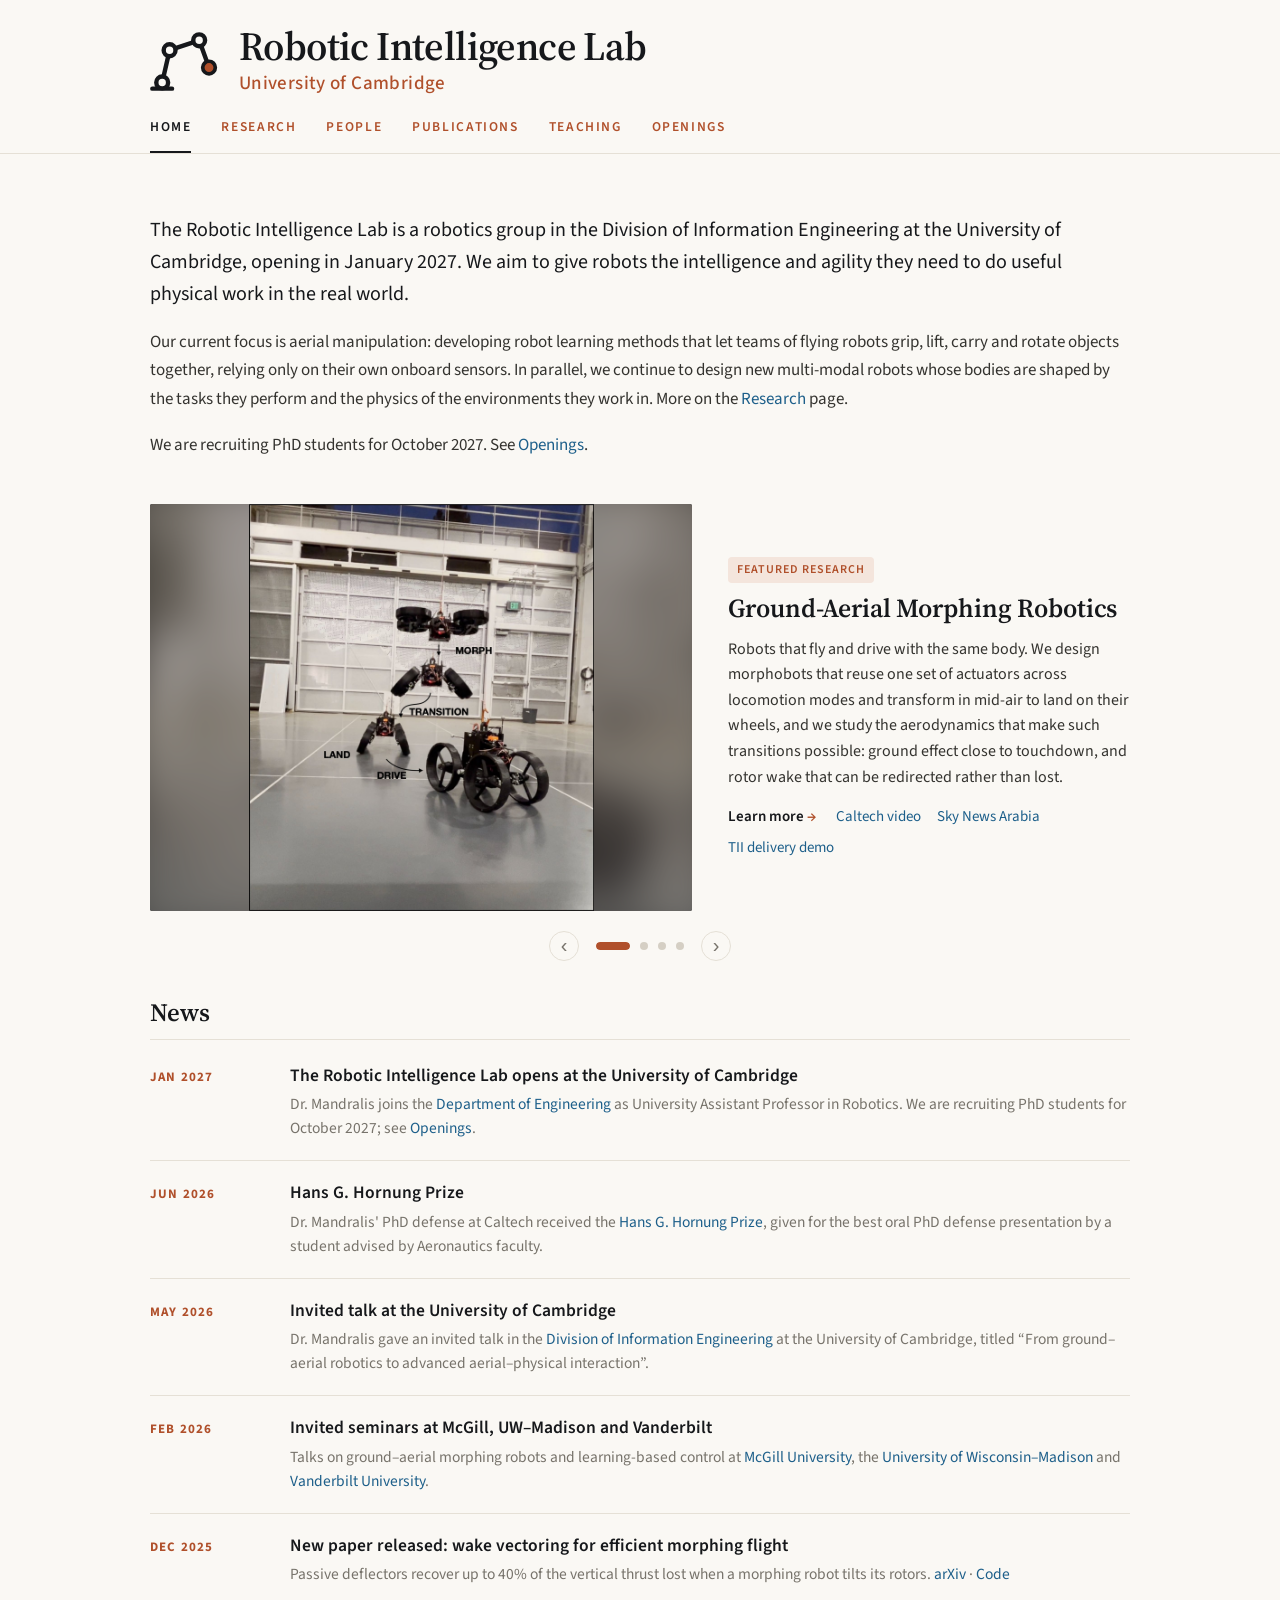
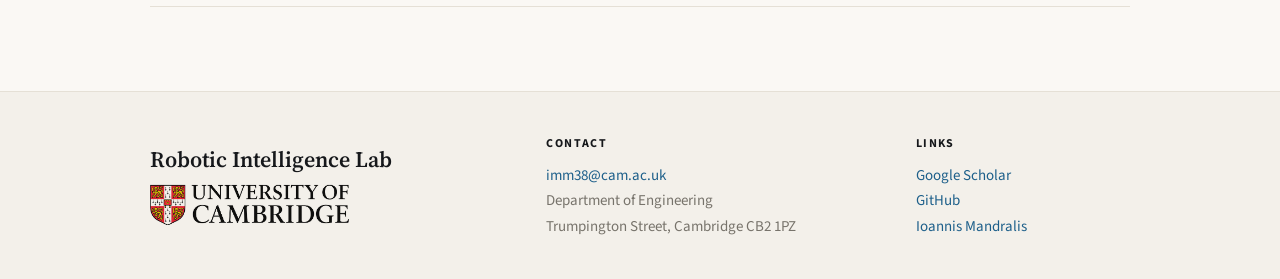
<file: index.html>
<!doctype html>
<html lang="en">
<head>
  <meta charset="utf-8">
  <meta name="viewport" content="width=device-width, initial-scale=1">
  <link rel="icon" href="favicon.ico" sizes="any">
  <link rel="icon" href="favicon.svg" type="image/svg+xml">
  <link rel="apple-touch-icon" href="apple-touch-icon.png">
  <title>Robotic Intelligence Lab &middot; University of Cambridge</title>
  <meta name="description" content="The Robotic Intelligence Lab is a robotics group in the Department of Engineering at the University of Cambridge, working on robot learning, morphing robots and aerial manipulation.">
  <link rel="preconnect" href="https://fonts.googleapis.com">
  <link rel="preconnect" href="https://fonts.gstatic.com" crossorigin>
  <link rel="stylesheet" href="https://fonts.googleapis.com/css2?family=Source+Sans+3:ital,wght@0,400;0,500;0,600;1,400&family=Source+Serif+4:opsz,wght@8..60,600&display=swap">
  <link rel="stylesheet" href="lab.css">
  <script src="logos/logo.js" defer></script>
</head>
<body>
<div class="frame">
  <header class="site-header">
    <div class="brand-row inner">
      <a class="brand" href="index.html">
        <img class="brand-mark" src="logos/lift.svg" alt="" aria-hidden="true">
        <span class="brand-text"><span class="brand-name">Robotic Intelligence Lab</span><span class="brand-sub">University of Cambridge</span></span>
      </a>
    </div>
    <div class="navbar">
      <nav class="nav inner" aria-label="Main">
        <a href="index.html" aria-current="page">Home</a>
        <a href="research.html">Research</a>
        <a href="people.html">People</a>
        <a href="publications.html">Publications</a>
        <a href="teaching.html">Teaching</a>
        <a href="openings.html">Openings</a>
      </nav>
    </div>
  </header>
  <main class="inner">


      <p class="lede">The Robotic Intelligence Lab is a robotics group in the Division of Information Engineering at the University of Cambridge, opening in January 2027. We aim to give robots the intelligence and agility they need to do useful physical work in the real world.</p>

      <p>Our current focus is aerial manipulation: developing robot learning methods that let teams of flying robots grip, lift, carry and rotate objects together, relying only on their own onboard sensors. In parallel, we continue to design new multi-modal robots whose bodies are shaped by the tasks they perform and the physics of the environments they work in. More on the <a href="research.html">Research</a> page.</p>
      <p>We are recruiting PhD students for October 2027. See <a href="openings.html">Openings</a>.</p>

      <div class="featured" id="featured" aria-roledescription="carousel" aria-label="Featured research">
        <div class="fx-viewport" tabindex="0">
          <article class="fx-slide is-active" id="fx-ground-aerial-robotics" aria-roledescription="slide" aria-label="1 of 4">
            <a class="fx-media" href="research-ground-aerial-robotics.html" tabindex="-1" aria-hidden="true" style="--fx-bg: url('images/featured/1a-i.jpg')">
              <img src="images/featured/1a-i.jpg" alt="" decoding="async">
            </a>
            <div class="fx-text">
              <p class="fx-meta"><span class="fx-tag">Featured research</span></p>
              <h2 class="fx-title"><a href="research-ground-aerial-robotics.html">Ground-Aerial Morphing Robotics</a></h2>
              <p class="fx-summary">Robots that fly and drive with the same body. We design morphobots that reuse one set of actuators across locomotion modes and transform in mid-air to land on their wheels, and we study the aerodynamics that make such transitions possible: ground effect close to touchdown, and rotor wake that can be redirected rather than lost.</p>
              <p class="fx-links">
              <a class="fx-learn" href="research-ground-aerial-robotics.html">Learn more <span aria-hidden="true">&rarr;</span></a>
              <a class="fx-extra" href="https://www.youtube.com/watch?v=5w7pl7xQGKM" target="_blank" rel="noopener">Caltech video</a>
              <a class="fx-extra" href="videos/IROS-demo-skyarabia-coverage.mp4" target="_blank" rel="noopener">Sky News Arabia</a>
              <a class="fx-extra" href="videos/TII-demo-video.mp4" target="_blank" rel="noopener">TII delivery demo</a>
              </p>
            </div>
          </article>
          <article class="fx-slide" id="fx-learning-based-control" aria-roledescription="slide" aria-label="2 of 4" aria-hidden="true">
            <a class="fx-media fx-blend" href="research-learning-based-control.html" tabindex="-1" aria-hidden="true" style="--fx-bg: url('images/featured/2a-i.jpg')">
              <img src="images/featured/2a-i.jpg" alt="" loading="lazy" decoding="async">
            </a>
            <div class="fx-text">
              <p class="fx-meta"><span class="fx-tag">Featured research</span></p>
              <h2 class="fx-title"><a href="research-learning-based-control.html">Learning-Based Control</a></h2>
              <p class="fx-summary">We combine machine learning with physics-based control so robots can move with agility and adapt to new conditions, while their behaviour stays interpretable.</p>
              <p class="fx-links">
              <a class="fx-learn" href="research-learning-based-control.html">Learn more <span aria-hidden="true">&rarr;</span></a>
              <a class="fx-extra" href="https://www.caltech.edu/about/news/scientists-teach-ai-to-navigate-ocean-with-minimal-energy" target="_blank" rel="noopener">Caltech News</a>
              </p>
            </div>
          </article>
          <article class="fx-slide" id="fx-fluid-body-interaction" aria-roledescription="slide" aria-label="3 of 4" aria-hidden="true">
            <a class="fx-media fx-blend" href="research-fluid-body-interaction.html" tabindex="-1" aria-hidden="true" style="--fx-bg: url('images/featured/2d-i.jpg')">
              <img src="images/featured/2d-i.jpg" alt="" loading="lazy" decoding="async">
            </a>
            <div class="fx-text">
              <p class="fx-meta"><span class="fx-tag">Featured research</span></p>
              <h2 class="fx-title"><a href="research-fluid-body-interaction.html">Fluid-Body Interaction and Flow Control</a></h2>
              <p class="fx-summary">Bodies and flows shape each other. We study how a deforming body sheds vorticity in order to move, and how a flow field can be prescribed in the first place: reinforcement learning finds the escape kinematics of larval fish under an energy budget, and a data-driven model turns a wall of fans into wind on demand.</p>
              <p class="fx-links">
              <a class="fx-learn" href="research-fluid-body-interaction.html">Learn more <span aria-hidden="true">&rarr;</span></a>
              </p>
            </div>
          </article>
          <article class="fx-slide" id="fx-vision-based-navigation" aria-roledescription="slide" aria-label="4 of 4" aria-hidden="true">
            <a class="fx-media" href="research-vision-based-navigation.html" tabindex="-1" aria-hidden="true" style="--fx-bg: url('images/featured/3a-i.jpg')">
              <img src="images/featured/3a-i.jpg" alt="" loading="lazy" decoding="async">
            </a>
            <div class="fx-text">
              <p class="fx-meta"><span class="fx-tag">Featured research</span></p>
              <h2 class="fx-title"><a href="research-vision-based-navigation.html">Vision-Based Navigation and Manipulation</a></h2>
              <p class="fx-summary">Perception that informs physical decisions. A robot with several ways to move should choose its route by what it will cost, not only by whether it is traversable. We learn from camera images alone, and without human labels, how much energy the terrain ahead will demand, and plan with it.</p>
              <p class="fx-links">
              <a class="fx-learn" href="research-vision-based-navigation.html">Learn more <span aria-hidden="true">&rarr;</span></a>
              </p>
            </div>
          </article>
        </div>
        <div class="fx-controls">
          <button type="button" class="fx-arrow fx-prev" aria-label="Previous">&#8249;</button>
          <div class="fx-dots" aria-label="Choose slide">
            <button type="button" class="fx-dot is-active" data-go="0" aria-label="Slide 1: Ground-Aerial Morphing Robotics" aria-current="true"><span></span></button>
            <button type="button" class="fx-dot" data-go="1" aria-label="Slide 2: Learning-Based Control"><span></span></button>
            <button type="button" class="fx-dot" data-go="2" aria-label="Slide 3: Fluid-Body Interaction and Flow Control"><span></span></button>
            <button type="button" class="fx-dot" data-go="3" aria-label="Slide 4: Vision-Based Navigation and Manipulation"><span></span></button>
          </div>
          <button type="button" class="fx-arrow fx-next" aria-label="Next">&#8250;</button>
        </div>
      </div>

      <h2>News</h2>
      <ul class="news">
        <li><span class="date">Jan 2027</span><div><p class="n-title">The Robotic Intelligence Lab opens at the University of Cambridge</p><p class="n-text">Dr. Mandralis joins the <a href="https://www.eng.cam.ac.uk/">Department of Engineering</a> as University Assistant Professor in Robotics. We are recruiting PhD students for October 2027; see <a href="openings.html">Openings</a>.</p></div></li>
        <li><span class="date">Jun 2026</span><div><p class="n-title">Hans G. Hornung Prize</p><p class="n-text">Dr. Mandralis' PhD defense at Caltech received the <a href="https://aerospace.caltech.edu/academics/honors-and-awards/hornung-prize">Hans G. Hornung Prize</a>, given for the best oral PhD defense presentation by a student advised by Aeronautics faculty.</p></div></li>
        <li><span class="date">May 2026</span><div><p class="n-title">Invited talk at the University of Cambridge</p><p class="n-text">Dr. Mandralis gave an invited talk in the <a href="https://www.eng.cam.ac.uk/research/academic-divisions/information-engineering">Division of Information Engineering</a> at the University of Cambridge, titled &ldquo;From ground&ndash;aerial robotics to advanced aerial&ndash;physical interaction&rdquo;.</p></div></li>
        <li><span class="date">Feb 2026</span><div><p class="n-title">Invited seminars at McGill, UW&ndash;Madison and Vanderbilt</p><p class="n-text">Talks on ground&ndash;aerial morphing robots and learning-based control at <a href="https://www.mcgill.ca/">McGill University</a>, the <a href="https://www.wisc.edu/">University of Wisconsin&ndash;Madison</a> and <a href="https://www.vanderbilt.edu/">Vanderbilt University</a>.</p></div></li>
        <li><span class="date">Dec 2025</span><div><p class="n-title">New paper released: wake vectoring for efficient morphing flight</p><p class="n-text">Passive deflectors recover up to 40% of the vertical thrust lost when a morphing robot tilts its rotors. <a href="https://arxiv.org/abs/2512.05211">arXiv</a> &middot; <a href="https://github.com/mandralis/DeflectorWithActuatorDisk">Code</a></p></div></li>
      </ul>

  </main>
  <footer class="site-footer">
    <div class="inner">
      <div class="foot-brand">
        <p class="lab">Robotic Intelligence Lab</p>
        <a class="uni-logo" href="https://www.eng.cam.ac.uk/"><img src="media/cambridge-logo.png" alt="University of Cambridge" width="174" height="35"></a>
      </div>
      <div>
        <h4>Contact</h4>
        <p><a href="mailto:imm38@cam.ac.uk">imm38@cam.ac.uk</a><br>Department of Engineering<br>Trumpington Street, Cambridge CB2 1PZ</p>
      </div>
      <div>
        <h4>Links</h4>
        <ul>
          <li><a href="https://scholar.google.com/citations?hl=en&user=56UwRyEAAAAJ">Google Scholar</a></li>
          <li><a href="https://github.com/mandralis">GitHub</a></li>
          <li><a href="people.html">Ioannis Mandralis</a></li>
        </ul>
      </div>
    </div>
  </footer>
</div>
  <script src="featured.js" defer></script>
</body>
</html>
</file>
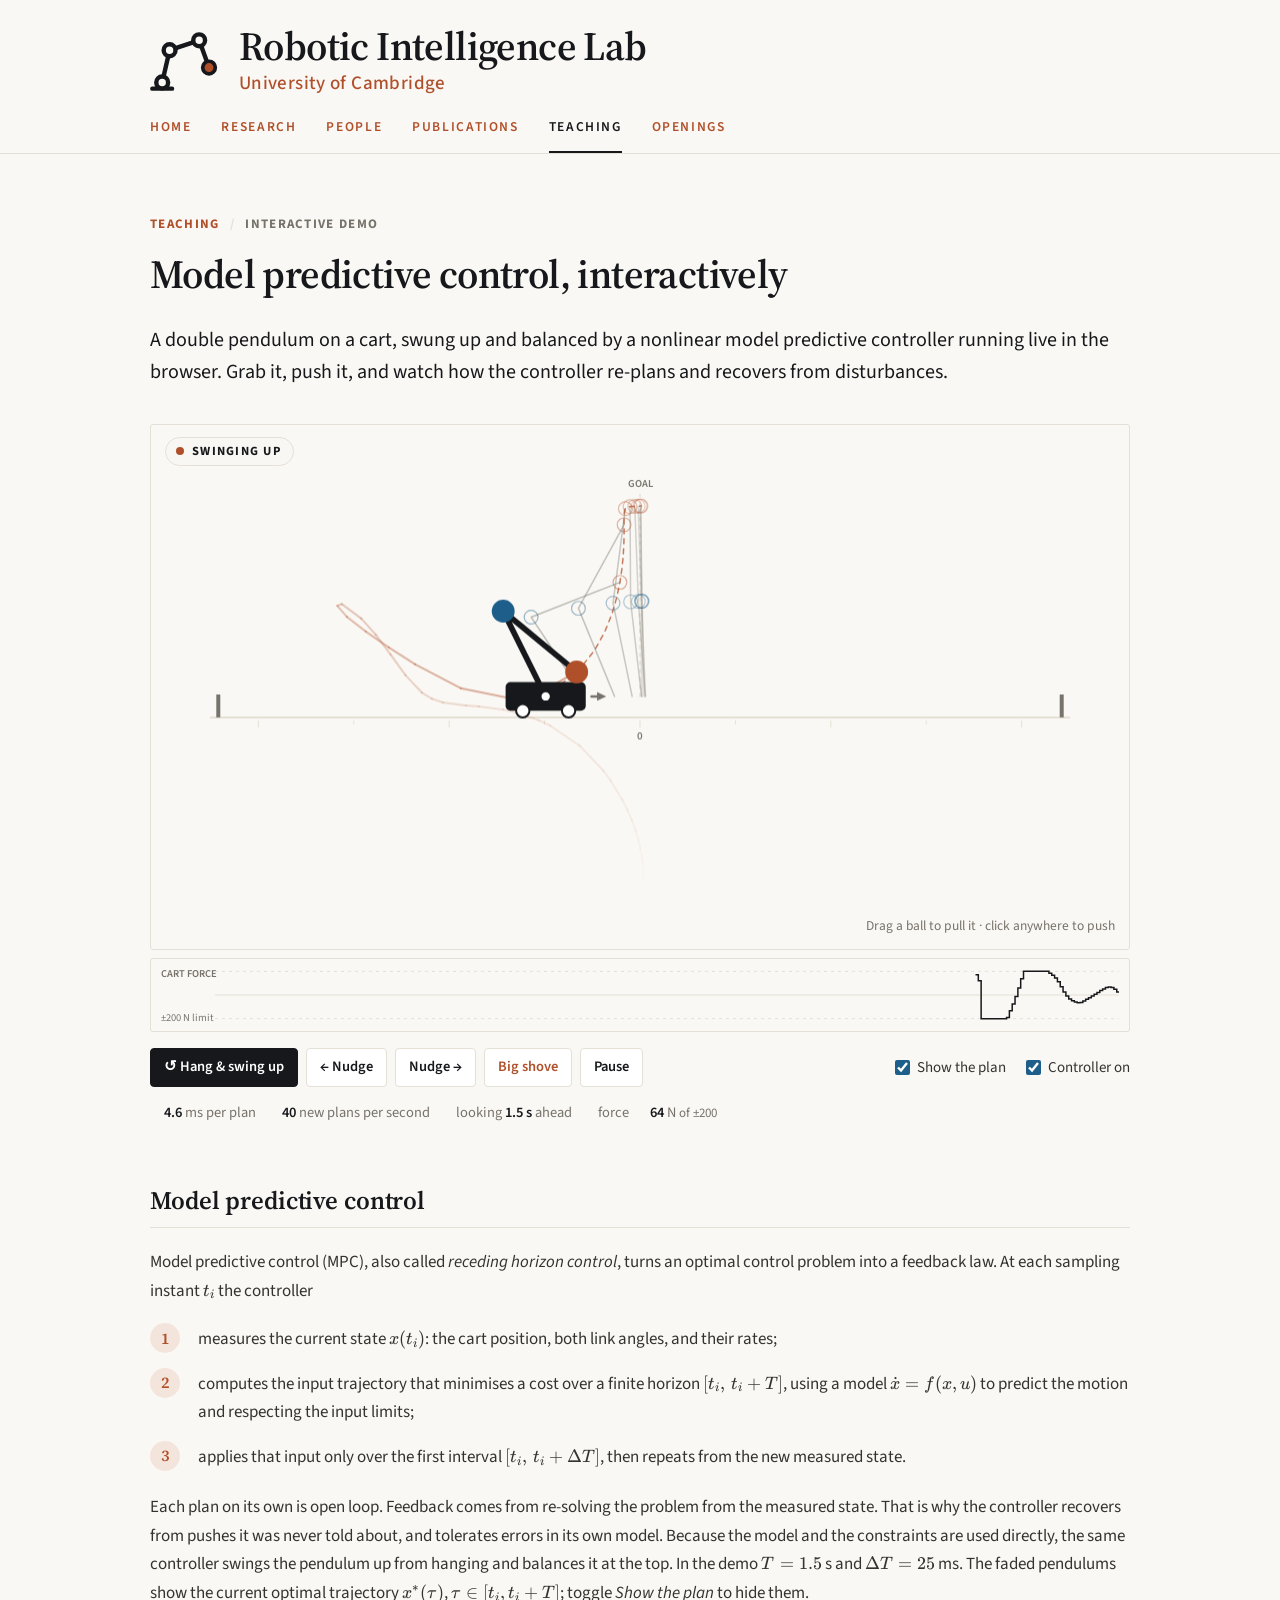
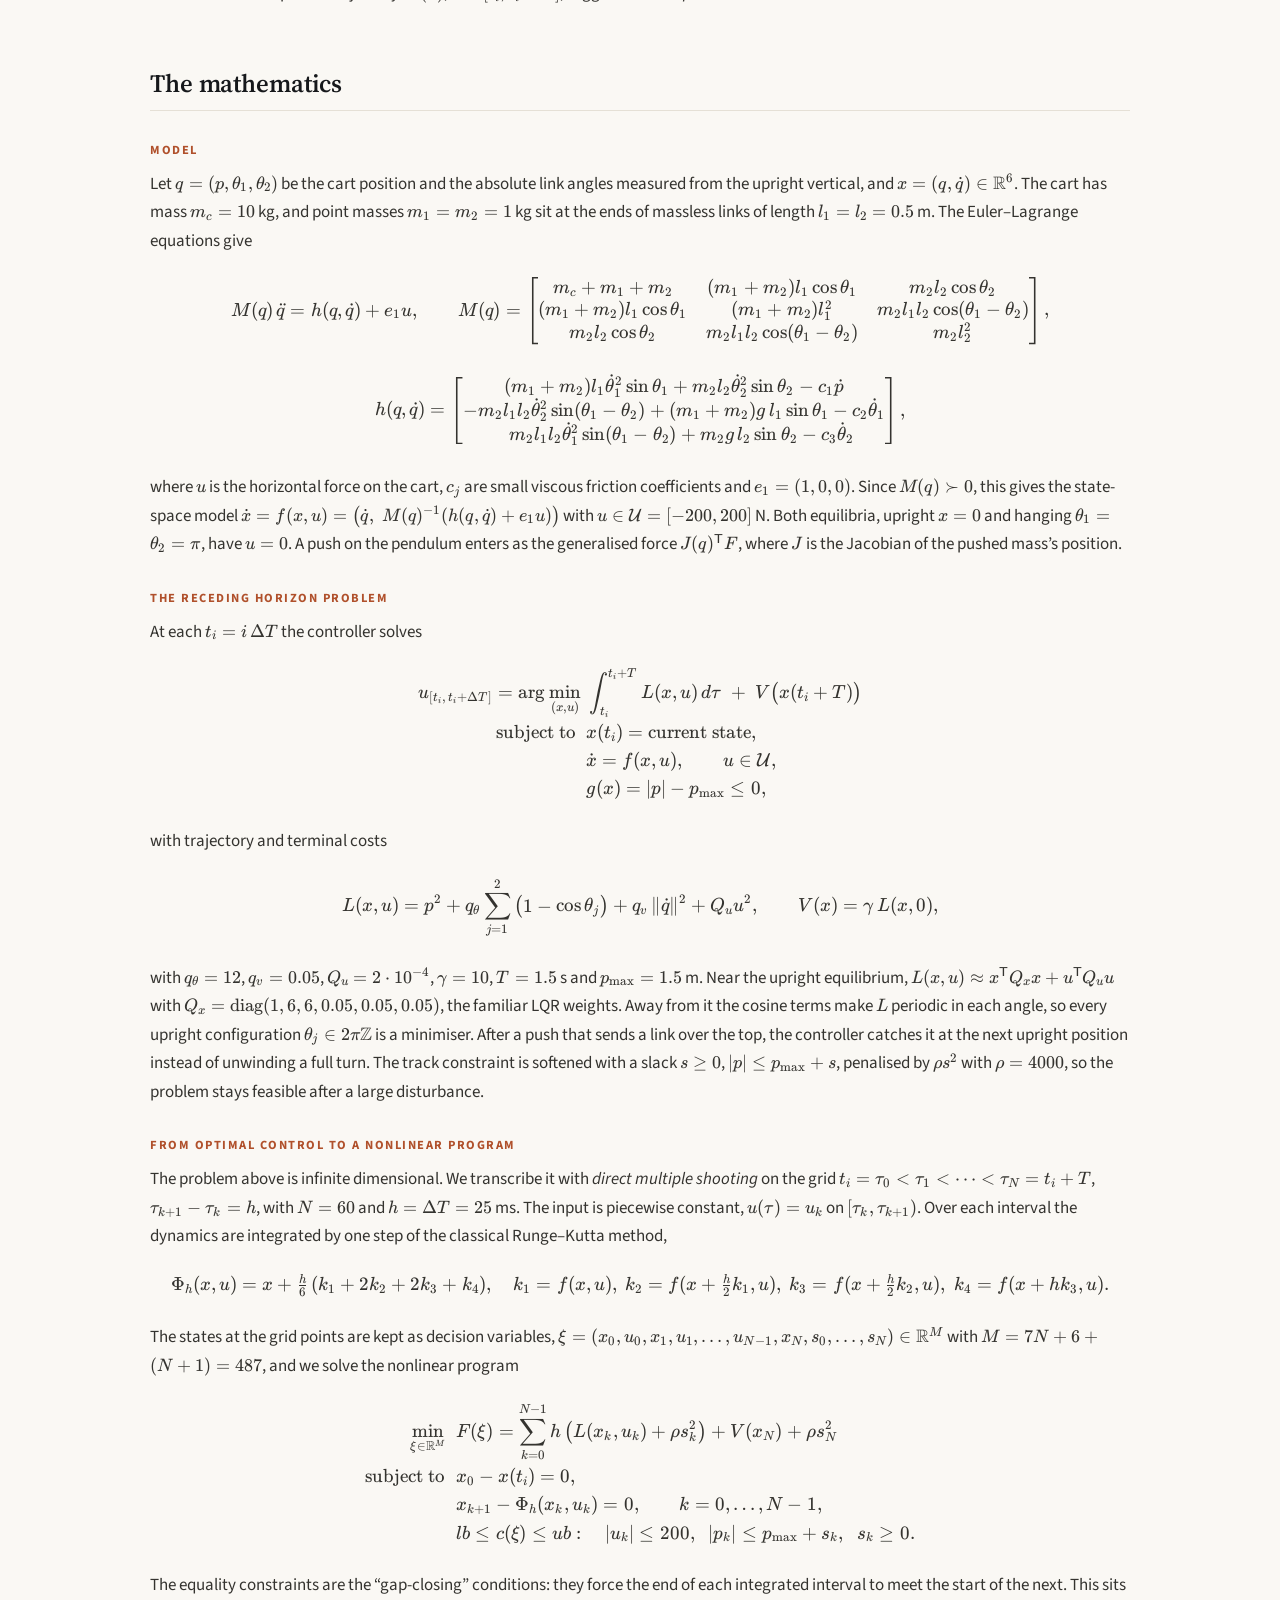
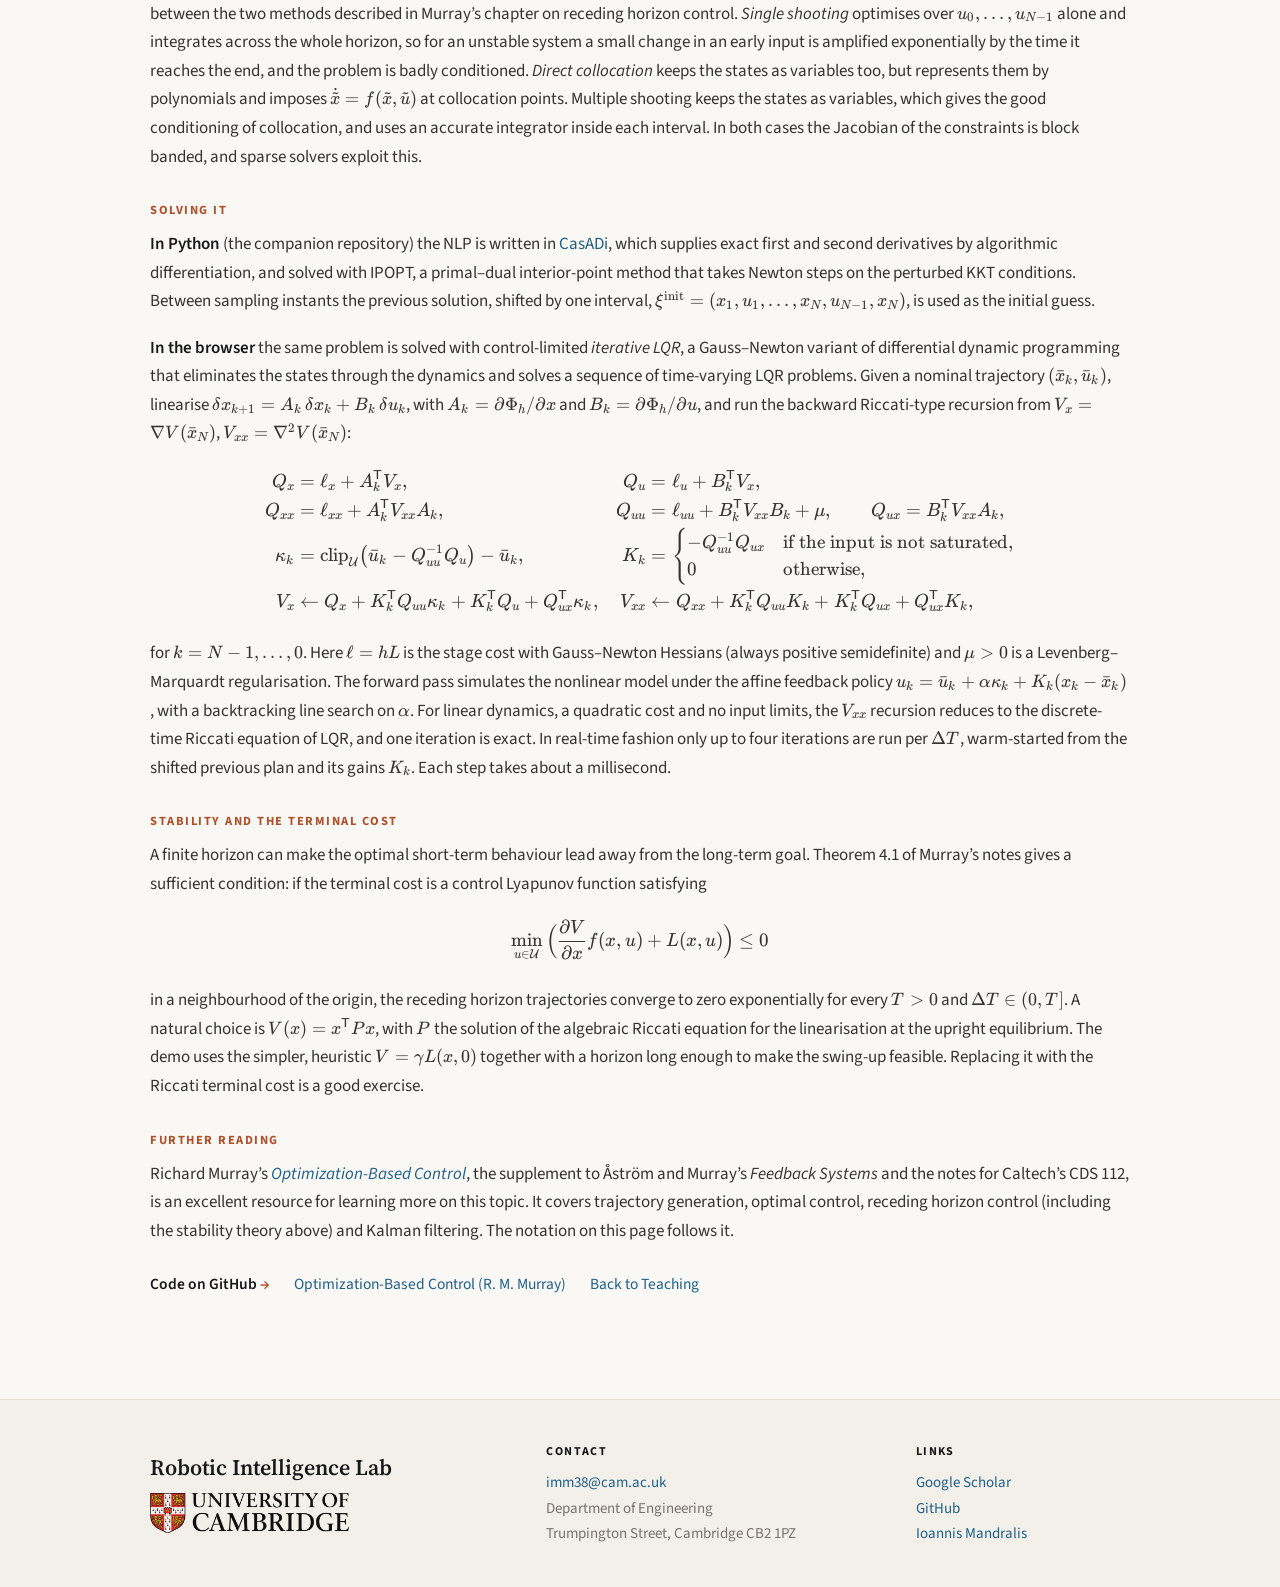
<file: mpc-demo.html>
<!doctype html>
<html lang="en">
<head>
  <meta charset="utf-8">
  <meta name="viewport" content="width=device-width, initial-scale=1">
  <link rel="icon" href="favicon.ico" sizes="any">
  <link rel="icon" href="favicon.svg" type="image/svg+xml">
  <link rel="apple-touch-icon" href="apple-touch-icon.png">
  <title>Model Predictive Control Demo &middot; Robotic Intelligence Lab</title>
  <meta name="description" content="An interactive nonlinear model predictive controller that swings up and balances a double inverted pendulum on a cart, live in your browser. Push it and watch it recover.">
  <link rel="preconnect" href="https://fonts.googleapis.com">
  <link rel="preconnect" href="https://fonts.gstatic.com" crossorigin>
  <link rel="stylesheet" href="https://fonts.googleapis.com/css2?family=Source+Sans+3:ital,wght@0,400;0,500;0,600;1,400&family=Source+Serif+4:opsz,wght@8..60,600&display=swap">
  <link rel="stylesheet" href="lab.css">
  <link rel="stylesheet" href="demos/nmpc/demo.css">
  <script src="logos/logo.js" defer></script>
  <script src="demos/nmpc/nmpc.js" defer></script>
  <script src="demos/nmpc/app.js" defer></script>
  <link rel="stylesheet" href="demos/nmpc/katex/katex.min.css">
  <script src="demos/nmpc/katex/katex.min.js" defer></script>
  <script src="demos/nmpc/katex/contrib/auto-render.min.js" defer
    onload="renderMathInElement(document.querySelector('main'), {delimiters: [{left: '\\[', right: '\\]', display: true}, {left: '\\(', right: '\\)', display: false}], throwOnError: false})"></script>
  <meta property="og:image" content="images/teaching/nmpc-demo.png">
</head>
<body>
<div class="frame">
  <header class="site-header">
    <div class="brand-row inner">
      <a class="brand" href="index.html">
        <img class="brand-mark" src="logos/lift.svg" alt="" aria-hidden="true">
        <span class="brand-text"><span class="brand-name">Robotic Intelligence Lab</span><span class="brand-sub">University of Cambridge</span></span>
      </a>
    </div>
    <div class="navbar">
      <nav class="nav inner" aria-label="Main">
        <a href="index.html">Home</a>
        <a href="research.html">Research</a>
        <a href="people.html">People</a>
        <a href="publications.html">Publications</a>
        <a href="teaching.html" aria-current="page">Teaching</a>
        <a href="openings.html">Openings</a>
      </nav>
    </div>
  </header>
  <main class="inner">

      <p class="crumbs"><a href="teaching.html">Teaching</a> <span>/</span> Interactive demo</p>
      <h1>Model predictive control, interactively</h1>
      <p class="lede">
        A double pendulum on a cart, swung up and balanced by a nonlinear model predictive controller running live in the browser. Grab it, push it, and watch how the controller re-plans and recovers from disturbances.
      </p>

      <section class="mpc-demo" id="demo" aria-label="Interactive simulation">
        <div class="mpc-stage">
          <canvas id="mpc-canvas" role="img" aria-label="Animated cart carrying a two-link pendulum. The controller swings the pendulum up and keeps it balanced. Drag a ball or click to push it."></canvas>
          <div class="mpc-status" aria-live="polite"><span class="dot"></span><span id="mpc-status-text">Ready</span></div>
          <div class="mpc-hint" id="mpc-hint">Drag a ball to pull it &middot; click anywhere to push</div>
        </div>
        <div class="mpc-chart">
          <canvas id="mpc-chart" aria-hidden="true"></canvas>
        </div>
        <div class="mpc-toolbar">
          <div class="mpc-buttons">
            <button type="button" data-act="reset" title="Hang it straight down and let the controller swing it up (R)">&#8634; Hang &amp; swing up</button>
            <button type="button" data-act="nudge-left" title="Small push to the left (&larr;)">&larr; Nudge</button>
            <button type="button" data-act="nudge-right" title="Small push to the right (&rarr;)">Nudge &rarr;</button>
            <button type="button" data-act="shove" title="A hard shove on the upper ball (Shift + arrow)">Big shove</button>
            <button type="button" data-act="pause" id="mpc-pause" title="Pause or resume (Space)">Pause</button>
          </div>
          <div class="mpc-toggles">
            <label><input type="checkbox" id="mpc-show-plan" checked> Show the plan</label>
            <label><input type="checkbox" id="mpc-ctrl-on" checked> Controller on</label>
          </div>
        </div>
        <p class="mpc-readout">
          <span><b id="mpc-solve">&ndash;</b> ms per plan</span>
          <span><b>40</b> new plans per second</span>
          <span>looking <b>1.5 s</b> ahead</span>
          <span>force <b id="mpc-force">0</b> N <small>of &plusmn;200</small></span>
        </p>
      </section>

      <h2>Model predictive control</h2>
      <p>
        Model predictive control (MPC), also called <em>receding horizon control</em>, turns an optimal control
        problem into a feedback law. At each sampling instant \(t_i\) the controller
      </p>
      <ol class="mpc-loop">
        <li><span class="n">1</span><div>measures the current state \(x(t_i)\): the cart position, both link angles, and their rates;</div></li>
        <li><span class="n">2</span><div>computes the input trajectory that minimises a cost over a finite horizon \([t_i,\, t_i+T]\), using a model \(\dot x = f(x,u)\) to predict the motion and respecting the input limits;</div></li>
        <li><span class="n">3</span><div>applies that input only over the first interval \([t_i,\, t_i+\Delta T]\), then repeats from the new measured state.</div></li>
      </ol>
      <p>
        Each plan on its own is open loop. Feedback comes from re-solving the problem from the measured state.
        That is why the controller recovers from pushes it was never told about, and tolerates errors in its own model.
        Because the model and the constraints are used directly, the same controller swings the pendulum up from hanging
        and balances it at the top. In the demo \(T = 1.5\)&nbsp;s and \(\Delta T = 25\)&nbsp;ms. The faded pendulums show the current
        optimal trajectory \(x^*(\tau)\), \(\tau \in [t_i, t_i+T]\); toggle <em>Show the plan</em> to hide them.
      </p>

      <h2>The mathematics</h2>

      <h3>Model</h3>
      <p>
        Let \(q = (p, \theta_1, \theta_2)\) be the cart position and the absolute link angles measured from the upright
        vertical, and \(x = (q, \dot q) \in \mathbb{R}^6\). The cart has mass \(m_c = 10\)&nbsp;kg, and point masses
        \(m_1 = m_2 = 1\)&nbsp;kg sit at the ends of massless links of length \(l_1 = l_2 = 0.5\)&nbsp;m. The Euler&ndash;Lagrange equations give
      </p>
      \[
        M(q)\,\ddot q = h(q,\dot q) + e_1 u, \qquad
        M(q) = \begin{bmatrix}
          m_c + m_1 + m_2 & (m_1+m_2) l_1 \cos\theta_1 & m_2 l_2 \cos\theta_2 \\
          (m_1+m_2) l_1 \cos\theta_1 & (m_1+m_2) l_1^2 & m_2 l_1 l_2 \cos(\theta_1-\theta_2) \\
          m_2 l_2 \cos\theta_2 & m_2 l_1 l_2 \cos(\theta_1-\theta_2) & m_2 l_2^2
        \end{bmatrix},
      \]
      \[
        h(q,\dot q) = \begin{bmatrix}
          (m_1+m_2) l_1 \dot\theta_1^2 \sin\theta_1 + m_2 l_2 \dot\theta_2^2 \sin\theta_2 - c_1 \dot p \\
          -m_2 l_1 l_2 \dot\theta_2^2 \sin(\theta_1-\theta_2) + (m_1+m_2) g\, l_1 \sin\theta_1 - c_2 \dot\theta_1 \\
          \phantom{-}m_2 l_1 l_2 \dot\theta_1^2 \sin(\theta_1-\theta_2) + m_2 g\, l_2 \sin\theta_2 - c_3 \dot\theta_2
        \end{bmatrix},
      \]
      <p>
        where \(u\) is the horizontal force on the cart, \(c_j\) are small viscous friction coefficients and
        \(e_1 = (1,0,0)\). Since \(M(q) \succ 0\), this gives the state-space model
        \(\dot x = f(x,u) = \big(\dot q,\; M(q)^{-1}(h(q,\dot q) + e_1 u)\big)\) with
        \(u \in \mathcal{U} = [-200, 200]\)&nbsp;N. Both equilibria, upright \(x = 0\) and hanging \(\theta_1 = \theta_2 = \pi\), have \(u = 0\).
        A push on the pendulum enters as the generalised force \(J(q)^{\mathsf T} F\), where \(J\) is the Jacobian of the pushed mass&rsquo;s position.
      </p>

      <h3>The receding horizon problem</h3>
      <p>At each \(t_i = i\,\Delta T\) the controller solves</p>
      \[
      \begin{aligned}
        u_{[t_i,\, t_i+\Delta T]} = \arg\min_{(x,u)} \;& \int_{t_i}^{t_i+T} L(x,u)\, d\tau \;+\; V\big(x(t_i+T)\big) \\
        \text{subject to}\;\; & x(t_i) = \text{current state}, \\
        & \dot x = f(x,u), \qquad u \in \mathcal U, \\
        & g(x) = |p| - p_{\max} \le 0,
      \end{aligned}
      \]
      <p>with trajectory and terminal costs</p>
      \[
        L(x,u) = p^2 + q_\theta \sum_{j=1}^{2} \big(1-\cos\theta_j\big) + q_v \,\lVert \dot q \rVert^2 + Q_u u^2,
        \qquad V(x) = \gamma \, L(x, 0),
      \]
      <p>
        with \(q_\theta = 12\), \(q_v = 0.05\), \(Q_u = 2\cdot 10^{-4}\), \(\gamma = 10\), \(T = 1.5\)&nbsp;s and \(p_{\max} = 1.5\)&nbsp;m.
        Near the upright equilibrium, \(L(x,u) \approx x^{\mathsf T} Q_x x + u^{\mathsf T} Q_u u\) with
        \(Q_x = \operatorname{diag}(1, 6, 6, 0.05, 0.05, 0.05)\), the familiar LQR weights. Away from it the cosine terms make
        \(L\) periodic in each angle, so every upright configuration \(\theta_j \in 2\pi\mathbb Z\) is a minimiser. After a push
        that sends a link over the top, the controller catches it at the next upright position instead of unwinding a full turn.
        The track constraint is softened with a slack \(s \ge 0\), \(|p| \le p_{\max} + s\), penalised by \(\rho s^2\) with \(\rho = 4000\),
        so the problem stays feasible after a large disturbance.
      </p>

      <h3>From optimal control to a nonlinear program</h3>
      <p>
        The problem above is infinite dimensional. We transcribe it with <em>direct multiple shooting</em> on the grid
        \(t_i = \tau_0 < \tau_1 < \dots < \tau_N = t_i + T\), \(\tau_{k+1} - \tau_k = h\), with \(N = 60\) and \(h = \Delta T = 25\)&nbsp;ms.
        The input is piecewise constant, \(u(\tau) = u_k\) on \([\tau_k, \tau_{k+1})\). Over each interval the dynamics are
        integrated by one step of the classical Runge&ndash;Kutta method,
      </p>
      \[
        \Phi_h(x,u) = x + \tfrac{h}{6}\,(k_1 + 2k_2 + 2k_3 + k_4), \quad
        k_1 = f(x,u),\; k_2 = f(x + \tfrac h2 k_1, u),\; k_3 = f(x + \tfrac h2 k_2, u),\; k_4 = f(x + h k_3, u).
      \]
      <p>
        The states at the grid points are kept as decision variables, \(\xi = (x_0, u_0, x_1, u_1, \dots, u_{N-1}, x_N, s_0, \dots, s_N) \in \mathbb{R}^M\) with
        \(M = 7N + 6 + (N+1) = 487\), and we solve the nonlinear program
      </p>
      \[
      \begin{aligned}
        \min_{\xi \in \mathbb{R}^M} \;\; & F(\xi) = \sum_{k=0}^{N-1} h\,\big(L(x_k, u_k) + \rho s_k^2\big) + V(x_N) + \rho s_N^2 \\
        \text{subject to}\;\; & x_0 - x(t_i) = 0, \\
        & x_{k+1} - \Phi_h(x_k, u_k) = 0, \qquad k = 0, \dots, N-1, \\
        & lb \le c(\xi) \le ub: \quad |u_k| \le 200, \;\; |p_k| \le p_{\max} + s_k, \;\; s_k \ge 0 .
      \end{aligned}
      \]
      <p>
        The equality constraints are the &ldquo;gap-closing&rdquo; conditions: they force the end of each integrated interval to
        meet the start of the next. This sits between the two methods described in Murray&rsquo;s chapter on receding horizon control.
        <em>Single shooting</em> optimises over \(u_0,\dots,u_{N-1}\) alone and integrates across the whole horizon, so for an unstable
        system a small change in an early input is amplified exponentially by the time it reaches the end, and the problem is badly conditioned.
        <em>Direct collocation</em> keeps the states as variables too, but represents them by polynomials and imposes
        \(\dot{\tilde x} = f(\tilde x, \tilde u)\) at collocation points. Multiple shooting keeps the states as variables, which gives the good
        conditioning of collocation, and uses an accurate integrator inside each interval. In both cases the Jacobian of the constraints
        is block banded, and sparse solvers exploit this.
      </p>

      <h3>Solving it</h3>
      <p>
        <strong>In Python</strong> (the companion repository) the NLP is written in
        <a href="https://web.casadi.org/">CasADi</a>, which supplies exact first and second derivatives by algorithmic differentiation,
        and solved with IPOPT, a primal&ndash;dual interior-point method that takes Newton steps on the perturbed KKT conditions.
        Between sampling instants the previous solution, shifted by one interval,
        \(\xi^{\text{init}} = (x_1, u_1, \dots, x_N, u_{N-1}, x_N)\), is used as the initial guess.
      </p>
      <p>
        <strong>In the browser</strong> the same problem is solved with control-limited <em>iterative LQR</em>, a Gauss&ndash;Newton
        variant of differential dynamic programming that eliminates the states through the dynamics and solves a sequence of
        time-varying LQR problems. Given a nominal trajectory \((\bar x_k, \bar u_k)\), linearise
        \(\delta x_{k+1} = A_k\,\delta x_k + B_k\,\delta u_k\), with \(A_k = \partial \Phi_h/\partial x\) and \(B_k = \partial\Phi_h/\partial u\),
        and run the backward Riccati-type recursion from \(V_x = \nabla V(\bar x_N)\), \(V_{xx} = \nabla^2 V(\bar x_N)\):
      </p>
      \[
      \begin{aligned}
        Q_x &= \ell_x + A_k^{\mathsf T} V_x, & Q_u &= \ell_u + B_k^{\mathsf T} V_x, \\
        Q_{xx} &= \ell_{xx} + A_k^{\mathsf T} V_{xx} A_k, & Q_{uu} &= \ell_{uu} + B_k^{\mathsf T} V_{xx} B_k + \mu, \qquad Q_{ux} = B_k^{\mathsf T} V_{xx} A_k, \\
        \kappa_k &= \operatorname{clip}_{\mathcal U}\!\big(\bar u_k - Q_{uu}^{-1} Q_u\big) - \bar u_k, & K_k &= \begin{cases} -Q_{uu}^{-1} Q_{ux} & \text{if the input is not saturated,} \\ 0 & \text{otherwise,} \end{cases} \\[4pt]
        V_x &\leftarrow Q_x + K_k^{\mathsf T} Q_{uu} \kappa_k + K_k^{\mathsf T} Q_u + Q_{ux}^{\mathsf T} \kappa_k, &
        V_{xx} &\leftarrow Q_{xx} + K_k^{\mathsf T} Q_{uu} K_k + K_k^{\mathsf T} Q_{ux} + Q_{ux}^{\mathsf T} K_k,
      \end{aligned}
      \]
      <p>
        for \(k = N-1, \dots, 0\). Here \(\ell = h L\) is the stage cost with
        Gauss&ndash;Newton Hessians (always positive semidefinite) and \(\mu > 0\) is a Levenberg&ndash;Marquardt regularisation. The forward pass
        simulates the nonlinear model under the affine feedback policy
        \(u_k = \bar u_k + \alpha \kappa_k + K_k (x_k - \bar x_k)\), with a backtracking line search on \(\alpha\). For linear dynamics, a quadratic cost and no input limits, the \(V_{xx}\) recursion reduces to the discrete-time Riccati equation of LQR, and one iteration is exact. In real-time fashion only up to
        four iterations are run per \(\Delta T\), warm-started from the shifted previous plan and its gains \(K_k\). Each step takes about a millisecond.
      </p>

      <h3>Stability and the terminal cost</h3>
      <p>
        A finite horizon can make the optimal short-term behaviour lead away from the long-term goal. Theorem 4.1 of Murray&rsquo;s notes gives a
        sufficient condition: if the terminal cost is a control Lyapunov function satisfying
      </p>
      \[ \min_{u \in \mathcal U} \Big(\frac{\partial V}{\partial x} f(x,u) + L(x,u)\Big) \le 0 \]
      <p>
        in a neighbourhood of the origin, the receding
        horizon trajectories converge to zero exponentially for every \(T > 0\) and \(\Delta T \in (0, T]\). A natural choice is
        \(V(x) = x^{\mathsf T} P x\), with \(P\) the solution of the algebraic Riccati equation for the linearisation at the upright equilibrium.
        The demo uses the simpler, heuristic \(V = \gamma L(x,0)\) together with a horizon long enough to make the swing-up feasible.
        Replacing it with the Riccati terminal cost is a good exercise.
      </p>

      <h3>Further reading</h3>
      <p>
        Richard Murray&rsquo;s <a href="https://www.cds.caltech.edu/~murray/amwiki/OBC.html"><em>Optimization-Based Control</em></a>,
        the supplement to &Aring;str&ouml;m and Murray&rsquo;s <em>Feedback Systems</em> and the notes for Caltech&rsquo;s CDS&nbsp;112,
        is an excellent resource for learning more on this topic. It covers trajectory generation, optimal control, receding horizon
        control (including the stability theory above) and Kalman filtering. The notation on this page follows it.
      </p>
      <p class="mpc-links">
        <a class="mpc-cta" href="https://github.com/mandralis/casadi_nmpc_examples">Code on GitHub <span>&rarr;</span></a>
        <a href="https://www.cds.caltech.edu/~murray/amwiki/OBC.html">Optimization-Based Control (R. M. Murray)</a>
        <a href="teaching.html">Back to Teaching</a>
      </p>

  </main>
  <footer class="site-footer">
    <div class="inner">
      <div class="foot-brand">
        <p class="lab">Robotic Intelligence Lab</p>
        <a class="uni-logo" href="https://www.eng.cam.ac.uk/"><img src="media/cambridge-logo.png" alt="University of Cambridge" width="174" height="35"></a>
      </div>
      <div>
        <h4>Contact</h4>
        <p><a href="mailto:imm38@cam.ac.uk">imm38@cam.ac.uk</a><br>Department of Engineering<br>Trumpington Street, Cambridge CB2 1PZ</p>
      </div>
      <div>
        <h4>Links</h4>
        <ul>
          <li><a href="https://scholar.google.com/citations?hl=en&user=56UwRyEAAAAJ">Google Scholar</a></li>
          <li><a href="https://github.com/mandralis">GitHub</a></li>
          <li><a href="people.html">Ioannis Mandralis</a></li>
        </ul>
      </div>
    </div>
  </footer>
</div>
</body>
</html>
</file>
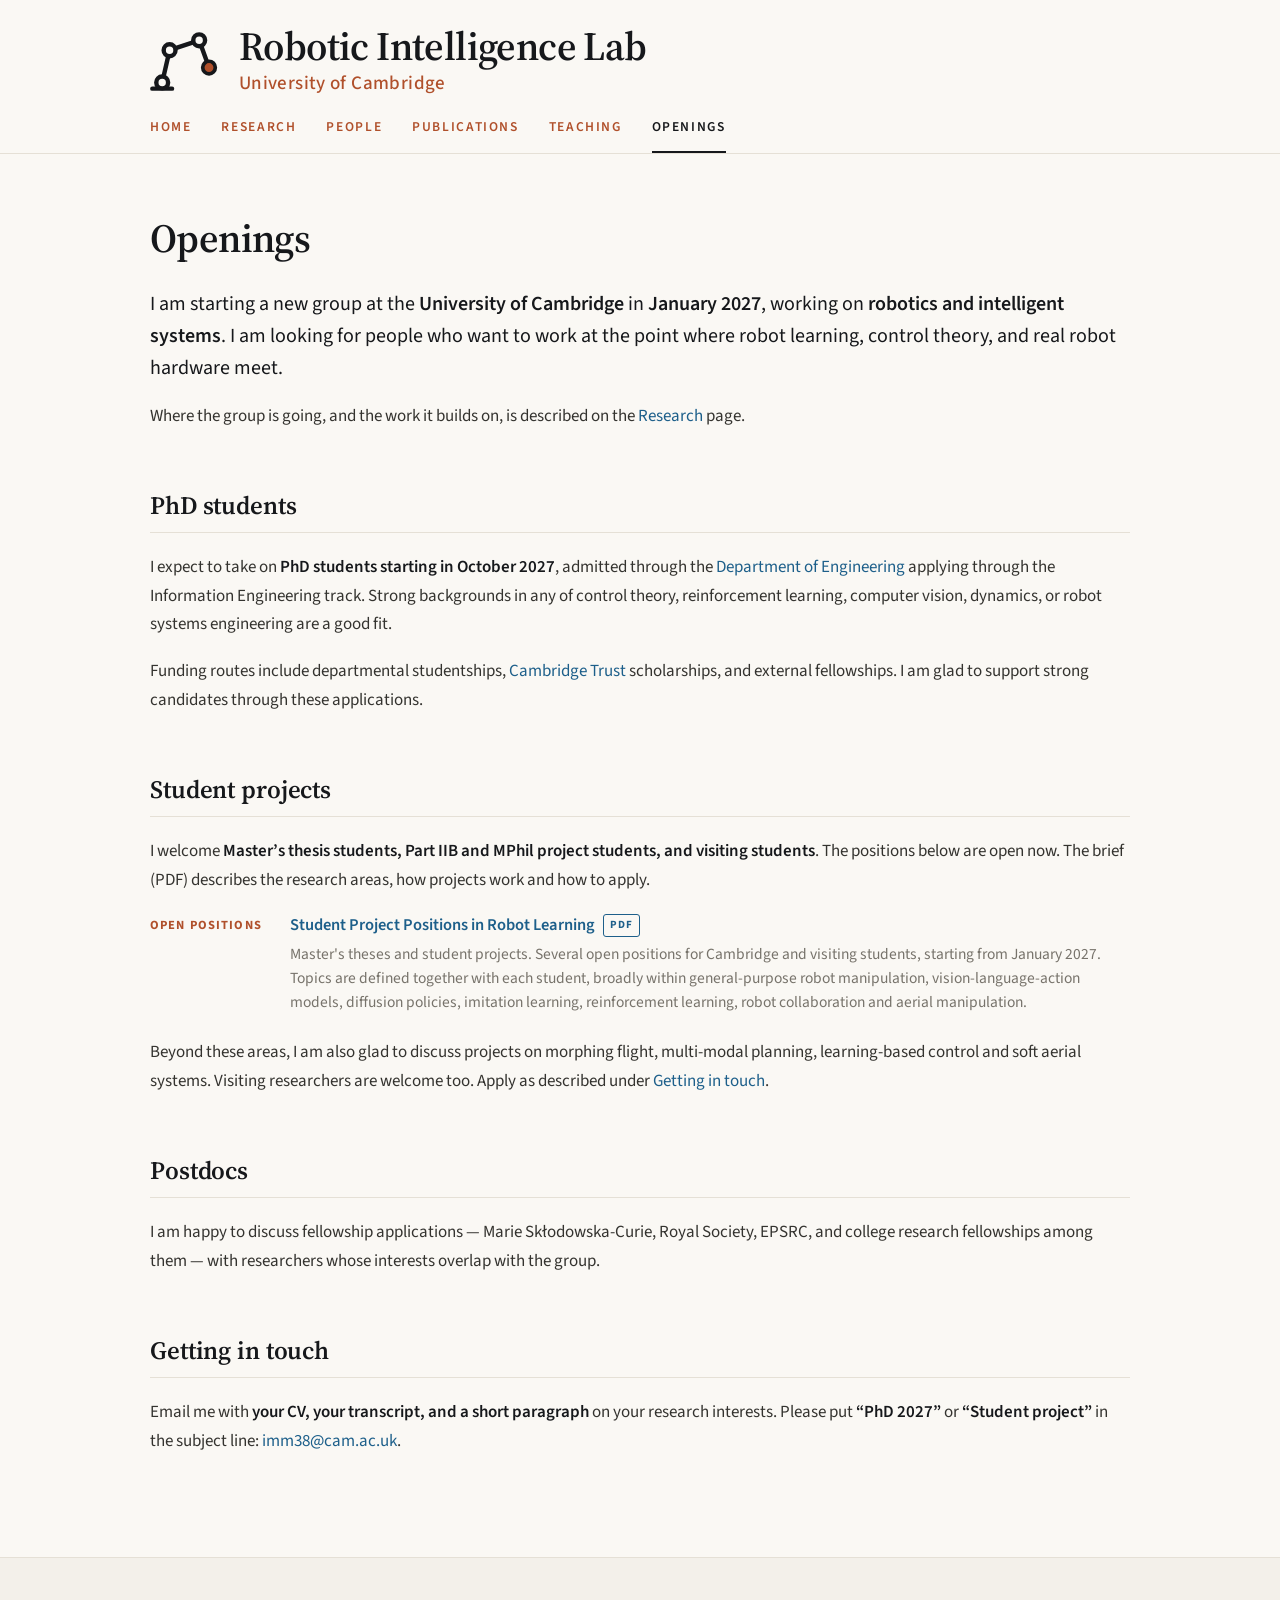
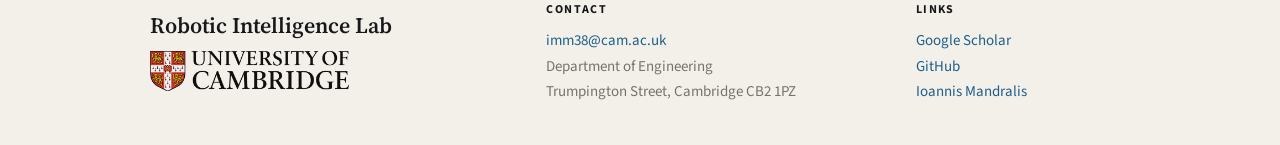
<file: openings.html>
<!doctype html>
<html lang="en">
<head>
  <meta charset="utf-8">
  <meta name="viewport" content="width=device-width, initial-scale=1">
  <link rel="icon" href="favicon.ico" sizes="any">
  <link rel="icon" href="favicon.svg" type="image/svg+xml">
  <link rel="apple-touch-icon" href="apple-touch-icon.png">
  <title>Openings &middot; Robotic Intelligence Lab</title>
  <meta name="description" content="PhD and Master's positions in robot learning and aerial robotics, starting 2027 at the University of Cambridge.">
  <link rel="preconnect" href="https://fonts.googleapis.com">
  <link rel="preconnect" href="https://fonts.gstatic.com" crossorigin>
  <link rel="stylesheet" href="https://fonts.googleapis.com/css2?family=Source+Sans+3:ital,wght@0,400;0,500;0,600;1,400&family=Source+Serif+4:opsz,wght@8..60,600&display=swap">
  <link rel="stylesheet" href="lab.css">
  <script src="logos/logo.js" defer></script>
</head>
<body>
<div class="frame">
  <header class="site-header">
    <div class="brand-row inner">
      <a class="brand" href="index.html">
        <img class="brand-mark" src="logos/lift.svg" alt="" aria-hidden="true">
        <span class="brand-text"><span class="brand-name">Robotic Intelligence Lab</span><span class="brand-sub">University of Cambridge</span></span>
      </a>
    </div>
    <div class="navbar">
      <nav class="nav inner" aria-label="Main">
        <a href="index.html">Home</a>
        <a href="research.html">Research</a>
        <a href="people.html">People</a>
        <a href="publications.html">Publications</a>
        <a href="teaching.html">Teaching</a>
        <a href="openings.html" aria-current="page">Openings</a>
      </nav>
    </div>
  </header>
  <main class="inner">

      <h1>Openings</h1>

      <p class="lede">
        I am starting a new group at the <strong>University of Cambridge</strong> in
        <strong>January 2027</strong>, working on <strong>robotics and intelligent systems</strong>. I am looking for people who want to work at the point where robot learning, control theory, and real robot hardware meet.
      </p>

      <p>
        Where the group is going, and the work it builds on, is described
        on the <a href="research.html">Research</a> page.
      </p>

      <h2>PhD students</h2>
      <p>
        I expect to take on <strong>PhD students starting in October 2027</strong>, admitted through the <a href="https://www.postgraduate.study.cam.ac.uk/courses/directory/egegpdpeg">Department of Engineering</a> applying through the Information Engineering track. Strong backgrounds in any of control theory, reinforcement learning, computer vision, dynamics, or robot systems engineering are a good fit.
      </p>
      <p>
        Funding routes include departmental studentships, <a href="https://www.cambridgetrust.org/">Cambridge Trust</a>
        scholarships, and external fellowships. I am glad to support strong candidates through these applications.
      </p>

      <h2 id="student-projects">Student projects</h2>
      <p>
        I welcome <strong>Master&rsquo;s thesis students, Part IIB and MPhil project students, and visiting students</strong>. The positions below are open now.
        The brief (PDF) describes the research areas, how projects work and how to apply.
      </p>
      <!-- briefs:openings -->
      <ul class="ongoing">
        <li class="og-brief"><span class="og-status">Open positions</span><a href="projects/student-project-positions-in-robot-learning.pdf" target="_blank" rel="noopener">Student Project Positions in Robot Learning<span class="og-pdf">PDF</span></a><span class="og-text">Master&#x27;s theses and student projects. Several open positions for Cambridge and visiting students, starting from January 2027. Topics are defined together with each student, broadly within general-purpose robot manipulation, vision-language-action models, diffusion policies, imitation learning, reinforcement learning, robot collaboration and aerial manipulation.</span></li>
      </ul>
      <!-- /briefs:openings -->
      <p>
        Beyond these areas, I am also glad to discuss projects on morphing flight, multi-modal planning, learning-based control and soft aerial systems. Visiting researchers are welcome too.
        Apply as described under <a href="#getting-in-touch">Getting in touch</a>.
      </p>

      <h2>Postdocs</h2>
      <p>
        I am happy to discuss fellowship applications &mdash; Marie Sk&#322;odowska-Curie, Royal Society, EPSRC, and college
        research fellowships among them &mdash; with researchers whose interests overlap with the group.
      </p>

      <h2 id="getting-in-touch">Getting in touch</h2>
      <p>
        Email me with <strong>your CV, your transcript, and a short paragraph</strong> on your research interests. Please put <strong>&ldquo;PhD 2027&rdquo;</strong> or
        <strong>&ldquo;Student project&rdquo;</strong> in the subject line: <a href="mailto:imm38@cam.ac.uk">imm38@cam.ac.uk</a>.
      </p>

  </main>
  <footer class="site-footer">
    <div class="inner">
      <div class="foot-brand">
        <p class="lab">Robotic Intelligence Lab</p>
        <a class="uni-logo" href="https://www.eng.cam.ac.uk/"><img src="media/cambridge-logo.png" alt="University of Cambridge" width="174" height="35"></a>
      </div>
      <div>
        <h4>Contact</h4>
        <p><a href="mailto:imm38@cam.ac.uk">imm38@cam.ac.uk</a><br>Department of Engineering<br>Trumpington Street, Cambridge CB2 1PZ</p>
      </div>
      <div>
        <h4>Links</h4>
        <ul>
          <li><a href="https://scholar.google.com/citations?hl=en&user=56UwRyEAAAAJ">Google Scholar</a></li>
          <li><a href="https://github.com/mandralis">GitHub</a></li>
          <li><a href="people.html">Ioannis Mandralis</a></li>
        </ul>
      </div>
    </div>
  </footer>
</div>
</body>
</html>
</file>
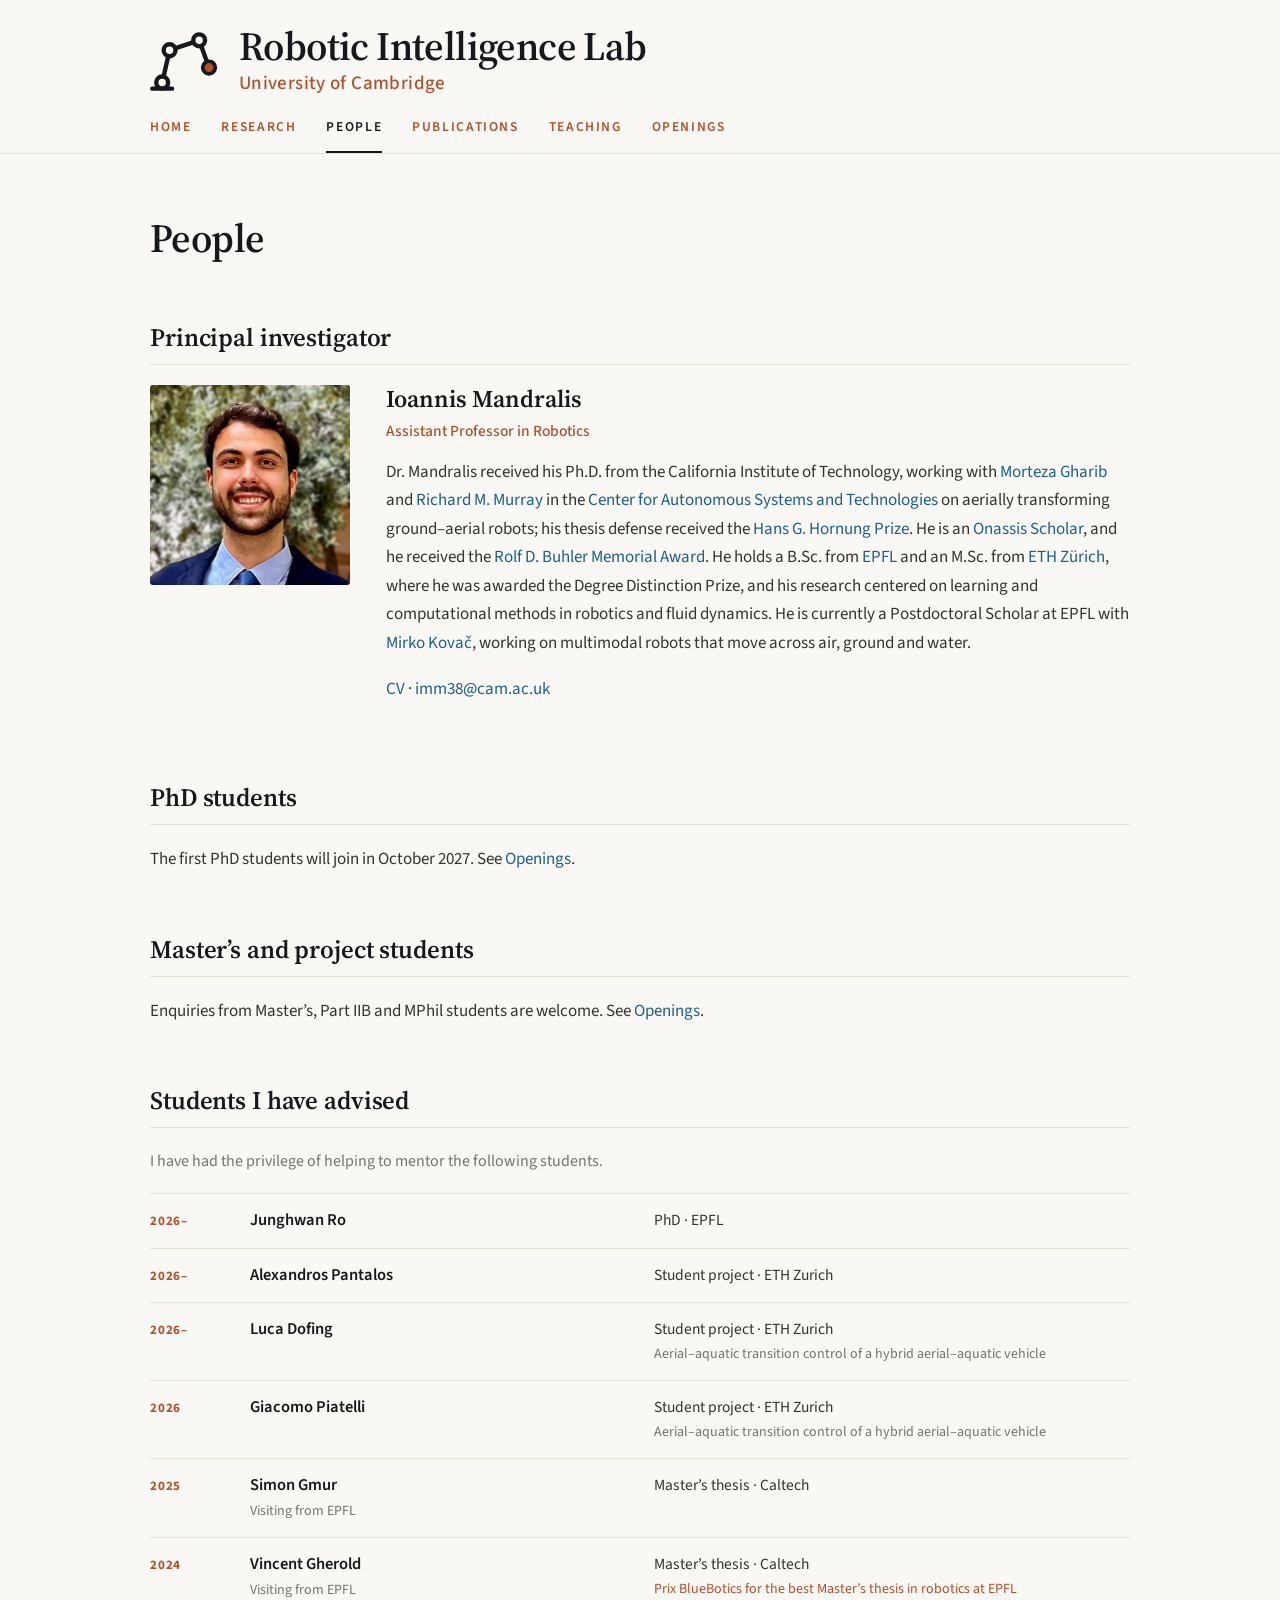
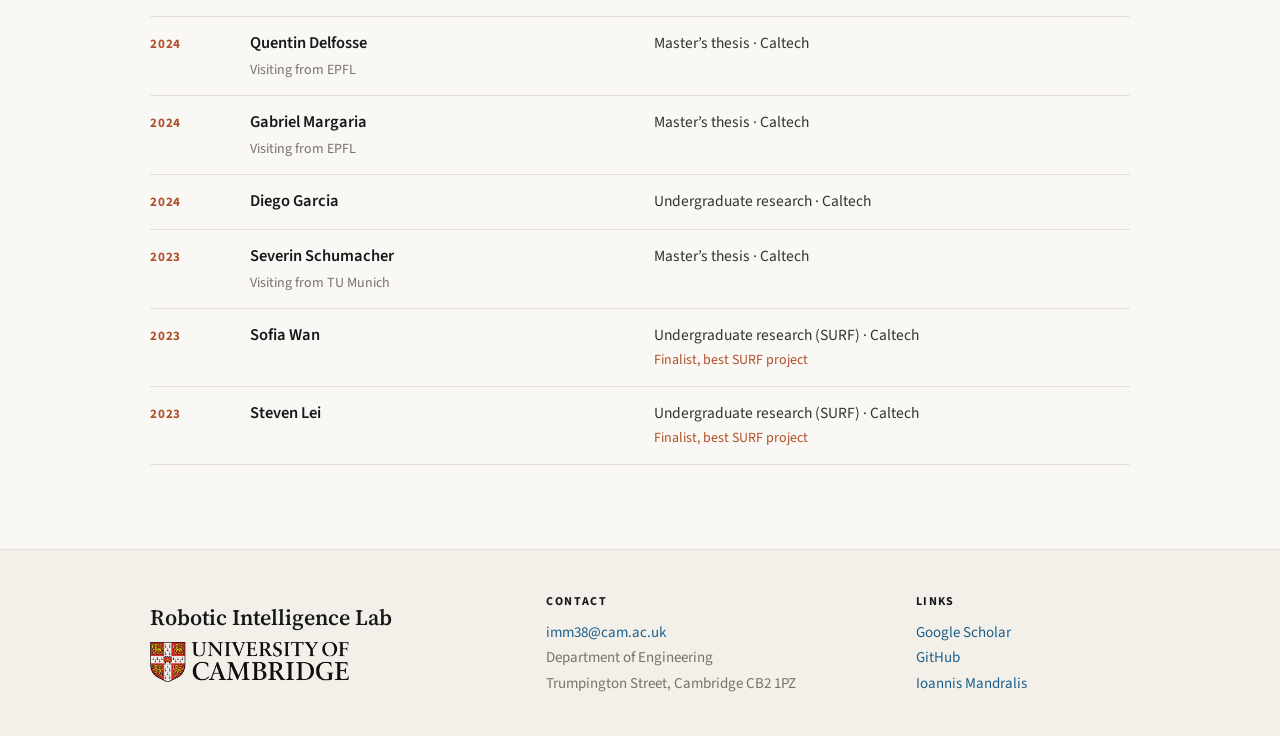
<file: people.html>
<!doctype html>
<html lang="en">
<head>
  <meta charset="utf-8">
  <meta name="viewport" content="width=device-width, initial-scale=1">
  <link rel="icon" href="favicon.ico" sizes="any">
  <link rel="icon" href="favicon.svg" type="image/svg+xml">
  <link rel="apple-touch-icon" href="apple-touch-icon.png">
  <title>People &middot; Robotic Intelligence Lab</title>
  <meta name="description" content="People in the Robotic Intelligence Lab at the University of Cambridge.">
  <link rel="preconnect" href="https://fonts.googleapis.com">
  <link rel="preconnect" href="https://fonts.gstatic.com" crossorigin>
  <link rel="stylesheet" href="https://fonts.googleapis.com/css2?family=Source+Sans+3:ital,wght@0,400;0,500;0,600;1,400&family=Source+Serif+4:opsz,wght@8..60,600&display=swap">
  <link rel="stylesheet" href="lab.css">
  <script src="logos/logo.js" defer></script>
</head>
<body>
<div class="frame">
  <header class="site-header">
    <div class="brand-row inner">
      <a class="brand" href="index.html">
        <img class="brand-mark" src="logos/lift.svg" alt="" aria-hidden="true">
        <span class="brand-text"><span class="brand-name">Robotic Intelligence Lab</span><span class="brand-sub">University of Cambridge</span></span>
      </a>
    </div>
    <div class="navbar">
      <nav class="nav inner" aria-label="Main">
        <a href="index.html">Home</a>
        <a href="research.html">Research</a>
        <a href="people.html" aria-current="page">People</a>
        <a href="publications.html">Publications</a>
        <a href="teaching.html">Teaching</a>
        <a href="openings.html">Openings</a>
      </nav>
    </div>
  </header>
  <main class="inner">

      <h1>People</h1>

      <h2>Principal investigator</h2>
      <div class="person">
        <img src="media/ioannis-portrait.jpg" alt="Ioannis Mandralis">
        <div>
          <p class="name">Ioannis Mandralis</p>
          <p class="role">Assistant Professor in Robotics</p>
          <p>Dr. Mandralis received his Ph.D. from the California Institute of Technology, working with <a href="https://www.eas.caltech.edu/people/mgharib">Morteza Gharib</a> and <a href="https://murray.cds.caltech.edu/Main_Page">Richard M. Murray</a> in the <a href="https://cast.caltech.edu/">Center for Autonomous Systems and Technologies</a> on aerially transforming ground&ndash;aerial robots; his thesis defense received the <a href="https://aerospace.caltech.edu/academics/honors-and-awards/hornung-prize">Hans G. Hornung Prize</a>. He is an <a href="https://www.onassis.org/initiatives/scholarships/greek-scholars">Onassis Scholar</a>, and he received the <a href="https://aerospace.caltech.edu/academics/honors-and-awards/buhler-memorial-award">Rolf D. Buhler Memorial Award</a>. He holds a B.Sc. from <a href="https://www.epfl.ch/en/">EPFL</a> and an M.Sc. from <a href="https://ethz.ch/en.html">ETH Z&uuml;rich</a>, where he was awarded the Degree Distinction Prize, and his research centered on learning and computational methods in robotics and fluid dynamics. He is currently a Postdoctoral Scholar at EPFL with <a href="https://people.epfl.ch/mirko.kovac">Mirko Kova&#269;</a>, working on multimodal robots that move across air, ground and water.</p>
          <p><a href="docs/cv.pdf">CV</a> &middot; <a href="mailto:imm38@cam.ac.uk">imm38@cam.ac.uk</a></p>
        </div>
      </div>

      <h2>PhD students</h2>
      <p>The first PhD students will join in October 2027. See <a href="openings.html">Openings</a>.</p>

      <h2>Master&rsquo;s and project students</h2>
      <p>Enquiries from Master&rsquo;s, Part IIB and MPhil students are welcome. See <a href="openings.html">Openings</a>.</p>

      <h2>Students I have advised</h2>
      <p class="muted-note">I have had the privilege of helping to mentor the following students.</p>
      <ul class="students">
        <li><span class="s-year">2026&ndash;</span><span class="s-name">Junghwan Ro</span><span class="s-work">PhD &middot; EPFL</span></li>
        <li><span class="s-year">2026&ndash;</span><span class="s-name">Alexandros Pantalos</span><span class="s-work">Student project &middot; ETH Zurich</span></li>
        <li><span class="s-year">2026&ndash;</span><span class="s-name">Luca Dofing</span><span class="s-work">Student project &middot; ETH Zurich<small>Aerial&ndash;aquatic transition control of a hybrid aerial&ndash;aquatic vehicle</small></span></li>
        <li><span class="s-year">2026</span><span class="s-name">Giacomo Piatelli</span><span class="s-work">Student project &middot; ETH Zurich<small>Aerial&ndash;aquatic transition control of a hybrid aerial&ndash;aquatic vehicle</small></span></li>
        <li><span class="s-year">2025</span><span class="s-name">Simon Gmur<small>Visiting from EPFL</small></span><span class="s-work">Master&rsquo;s thesis &middot; Caltech</span></li>
        <li><span class="s-year">2024</span><span class="s-name">Vincent Gherold<small>Visiting from EPFL</small></span><span class="s-work">Master&rsquo;s thesis &middot; Caltech<em>Prix BlueBotics for the best Master&rsquo;s thesis in robotics at EPFL</em></span></li>
        <li><span class="s-year">2024</span><span class="s-name">Quentin Delfosse<small>Visiting from EPFL</small></span><span class="s-work">Master&rsquo;s thesis &middot; Caltech</span></li>
        <li><span class="s-year">2024</span><span class="s-name">Gabriel Margaria<small>Visiting from EPFL</small></span><span class="s-work">Master&rsquo;s thesis &middot; Caltech</span></li>
        <li><span class="s-year">2024</span><span class="s-name">Diego Garcia</span><span class="s-work">Undergraduate research &middot; Caltech</span></li>
        <li><span class="s-year">2023</span><span class="s-name">Severin Schumacher<small>Visiting from TU Munich</small></span><span class="s-work">Master&rsquo;s thesis &middot; Caltech</span></li>
        <li><span class="s-year">2023</span><span class="s-name">Sofia Wan</span><span class="s-work">Undergraduate research (SURF) &middot; Caltech<em>Finalist, best SURF project</em></span></li>
        <li><span class="s-year">2023</span><span class="s-name">Steven Lei</span><span class="s-work">Undergraduate research (SURF) &middot; Caltech<em>Finalist, best SURF project</em></span></li>
      </ul>

  </main>
  <footer class="site-footer">
    <div class="inner">
      <div class="foot-brand">
        <p class="lab">Robotic Intelligence Lab</p>
        <a class="uni-logo" href="https://www.eng.cam.ac.uk/"><img src="media/cambridge-logo.png" alt="University of Cambridge" width="174" height="35"></a>
      </div>
      <div>
        <h4>Contact</h4>
        <p><a href="mailto:imm38@cam.ac.uk">imm38@cam.ac.uk</a><br>Department of Engineering<br>Trumpington Street, Cambridge CB2 1PZ</p>
      </div>
      <div>
        <h4>Links</h4>
        <ul>
          <li><a href="https://scholar.google.com/citations?hl=en&user=56UwRyEAAAAJ">Google Scholar</a></li>
          <li><a href="https://github.com/mandralis">GitHub</a></li>
          <li><a href="people.html">Ioannis Mandralis</a></li>
        </ul>
      </div>
    </div>
  </footer>
</div>
</body>
</html>
</file>
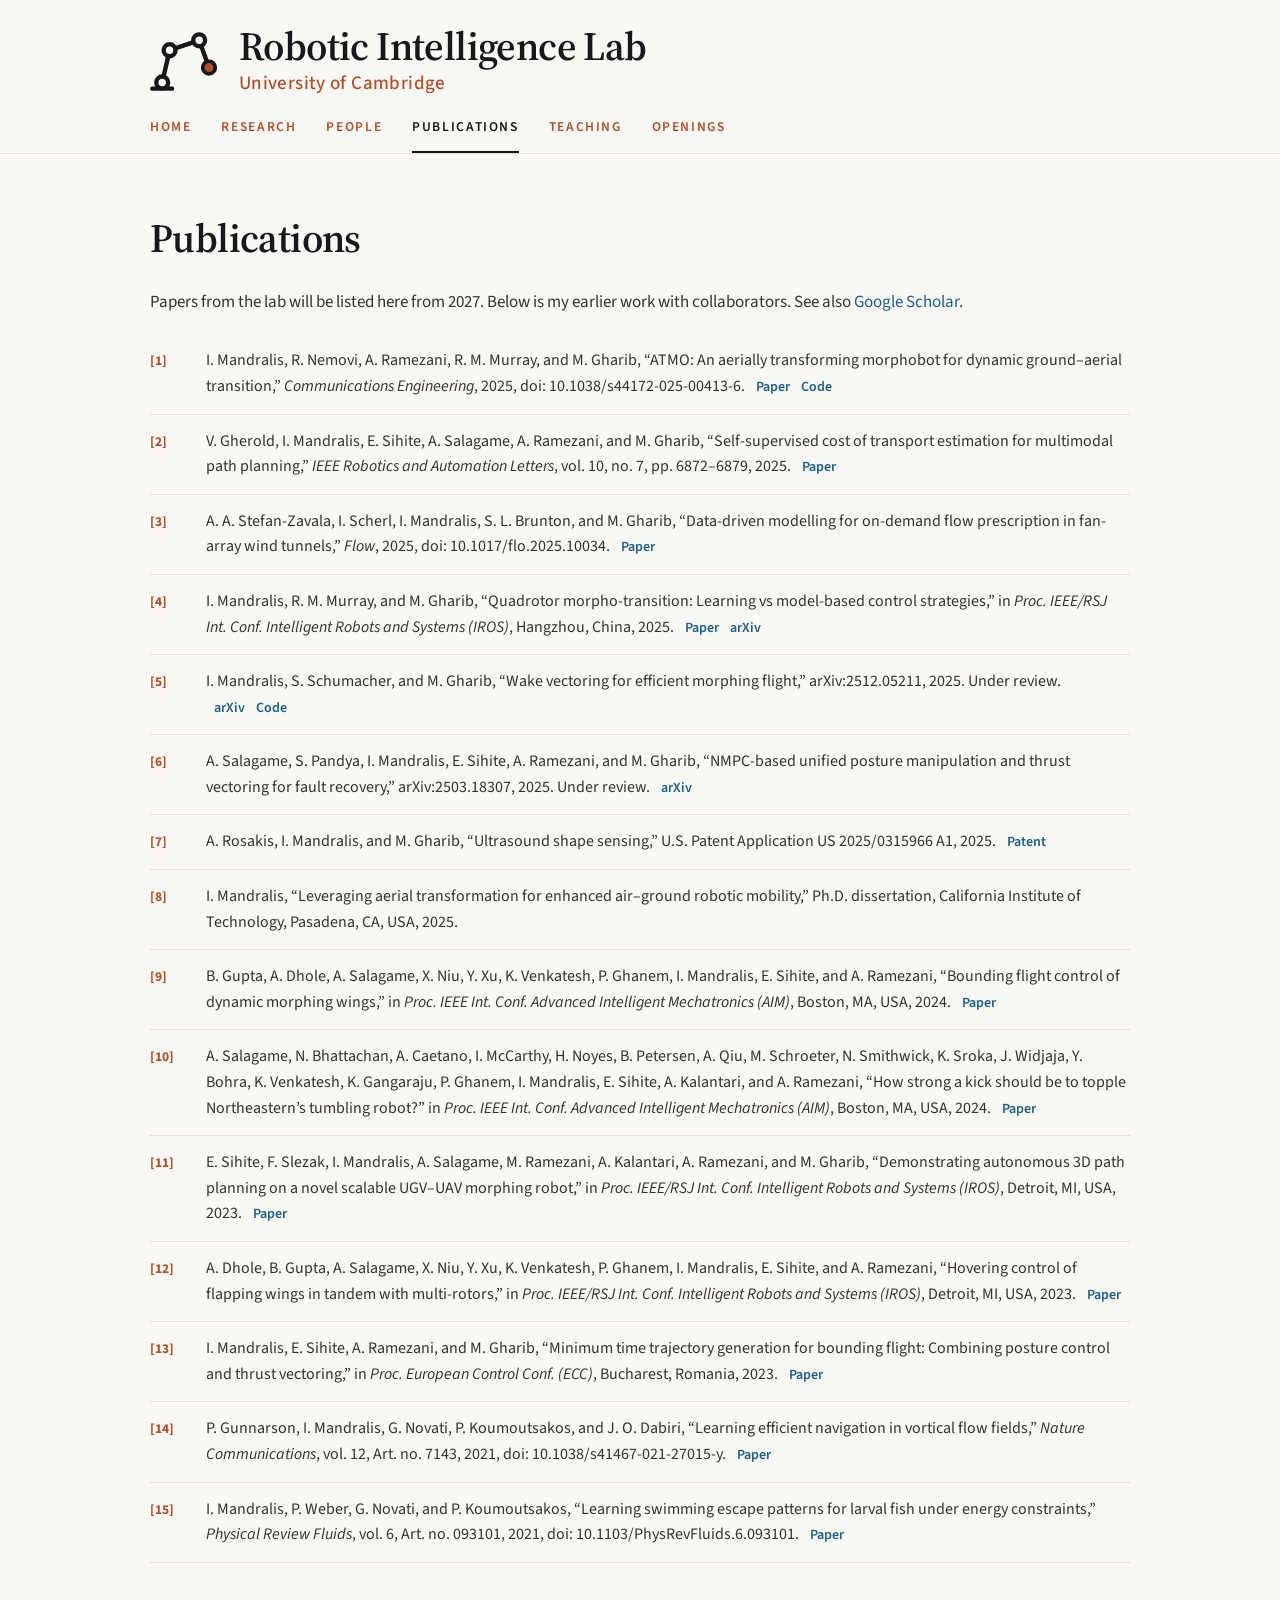
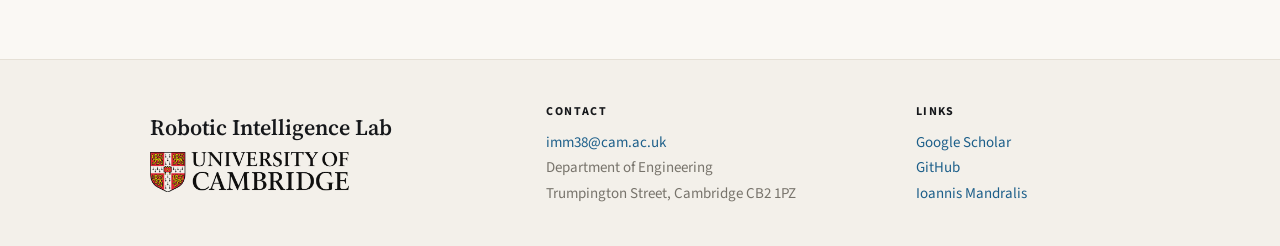
<file: publications.html>
<!doctype html>
<html lang="en">
<head>
  <meta charset="utf-8">
  <meta name="viewport" content="width=device-width, initial-scale=1">
  <link rel="icon" href="favicon.ico" sizes="any">
  <link rel="icon" href="favicon.svg" type="image/svg+xml">
  <link rel="apple-touch-icon" href="apple-touch-icon.png">
  <title>Publications &middot; Robotic Intelligence Lab</title>
  <meta name="description" content="Publications of the Robotic Intelligence Lab.">
  <link rel="preconnect" href="https://fonts.googleapis.com">
  <link rel="preconnect" href="https://fonts.gstatic.com" crossorigin>
  <link rel="stylesheet" href="https://fonts.googleapis.com/css2?family=Source+Sans+3:ital,wght@0,400;0,500;0,600;1,400&family=Source+Serif+4:opsz,wght@8..60,600&display=swap">
  <link rel="stylesheet" href="lab.css">
  <script src="logos/logo.js" defer></script>
</head>
<body>
<div class="frame">
  <header class="site-header">
    <div class="brand-row inner">
      <a class="brand" href="index.html">
        <img class="brand-mark" src="logos/lift.svg" alt="" aria-hidden="true">
        <span class="brand-text"><span class="brand-name">Robotic Intelligence Lab</span><span class="brand-sub">University of Cambridge</span></span>
      </a>
    </div>
    <div class="navbar">
      <nav class="nav inner" aria-label="Main">
        <a href="index.html">Home</a>
        <a href="research.html">Research</a>
        <a href="people.html">People</a>
        <a href="publications.html" aria-current="page">Publications</a>
        <a href="teaching.html">Teaching</a>
        <a href="openings.html">Openings</a>
      </nav>
    </div>
  </header>
  <main class="inner">

      <h1>Publications</h1>
      <p>Papers from the lab will be listed here from 2027. Below is my earlier work with collaborators. See also <a href="https://scholar.google.com/citations?hl=en&user=56UwRyEAAAAJ">Google Scholar</a>.</p>
      <ol class="refs">
        <li><span class="ref-tag">[1]</span><span class="ref-body">I. Mandralis, R. Nemovi, A. Ramezani, R. M. Murray, and M. Gharib, &ldquo;ATMO: An aerially transforming morphobot for dynamic ground&ndash;aerial transition,&rdquo; <em>Communications Engineering</em>, 2025, doi: 10.1038/s44172-025-00413-6. <span class="ref-links"><a href="https://doi.org/10.1038/s44172-025-00413-6">Paper</a> <a href="https://github.com/mandralis/ATMO">Code</a></span></span></li>
        <li><span class="ref-tag">[2]</span><span class="ref-body">V. Gherold, I. Mandralis, E. Sihite, A. Salagame, A. Ramezani, and M. Gharib, &ldquo;Self-supervised cost of transport estimation for multimodal path planning,&rdquo; <em>IEEE Robotics and Automation Letters</em>, vol. 10, no. 7, pp. 6872&ndash;6879, 2025. <span class="ref-links"><a href="https://ieeexplore.ieee.org/document/11012130">Paper</a></span></span></li>
        <li><span class="ref-tag">[3]</span><span class="ref-body">A. A. Stefan-Zavala, I. Scherl, I. Mandralis, S. L. Brunton, and M. Gharib, &ldquo;Data-driven modelling for on-demand flow prescription in fan-array wind tunnels,&rdquo; <em>Flow</em>, 2025, doi: 10.1017/flo.2025.10034. <span class="ref-links"><a href="https://doi.org/10.1017/flo.2025.10034">Paper</a></span></span></li>
        <li><span class="ref-tag">[4]</span><span class="ref-body">I. Mandralis, R. M. Murray, and M. Gharib, &ldquo;Quadrotor morpho-transition: Learning vs model-based control strategies,&rdquo; in <em>Proc. IEEE/RSJ Int. Conf. Intelligent Robots and Systems (IROS)</em>, Hangzhou, China, 2025. <span class="ref-links"><a href="https://ieeexplore.ieee.org/document/11246175">Paper</a> <a href="https://arxiv.org/abs/2506.14039">arXiv</a></span></span></li>
        <li><span class="ref-tag">[5]</span><span class="ref-body">I. Mandralis, S. Schumacher, and M. Gharib, &ldquo;Wake vectoring for efficient morphing flight,&rdquo; arXiv:2512.05211, 2025. Under review. <span class="ref-links"><a href="https://arxiv.org/abs/2512.05211">arXiv</a> <a href="https://github.com/mandralis/DeflectorWithActuatorDisk">Code</a></span></span></li>
        <li><span class="ref-tag">[6]</span><span class="ref-body">A. Salagame, S. Pandya, I. Mandralis, E. Sihite, A. Ramezani, and M. Gharib, &ldquo;NMPC-based unified posture manipulation and thrust vectoring for fault recovery,&rdquo; arXiv:2503.18307, 2025. Under review. <span class="ref-links"><a href="https://arxiv.org/abs/2503.18307">arXiv</a></span></span></li>
        <li><span class="ref-tag">[7]</span><span class="ref-body">A. Rosakis, I. Mandralis, and M. Gharib, &ldquo;Ultrasound shape sensing,&rdquo; U.S. Patent Application US 2025/0315966 A1, 2025. <span class="ref-links"><a href="https://patents.google.com/patent/US20250315966A1/en">Patent</a></span></span></li>
        <li><span class="ref-tag">[8]</span><span class="ref-body">I. Mandralis, &ldquo;Leveraging aerial transformation for enhanced air&ndash;ground robotic mobility,&rdquo; Ph.D. dissertation, California Institute of Technology, Pasadena, CA, USA, 2025. <span class="ref-links"></span></span></li>
        <li><span class="ref-tag">[9]</span><span class="ref-body">B. Gupta, A. Dhole, A. Salagame, X. Niu, Y. Xu, K. Venkatesh, P. Ghanem, I. Mandralis, E. Sihite, and A. Ramezani, &ldquo;Bounding flight control of dynamic morphing wings,&rdquo; in <em>Proc. IEEE Int. Conf. Advanced Intelligent Mechatronics (AIM)</em>, Boston, MA, USA, 2024. <span class="ref-links"><a href="https://ieeexplore.ieee.org/document/10637050">Paper</a></span></span></li>
        <li><span class="ref-tag">[10]</span><span class="ref-body">A. Salagame, N. Bhattachan, A. Caetano, I. McCarthy, H. Noyes, B. Petersen, A. Qiu, M. Schroeter, N. Smithwick, K. Sroka, J. Widjaja, Y. Bohra, K. Venkatesh, K. Gangaraju, P. Ghanem, I. Mandralis, E. Sihite, A. Kalantari, and A. Ramezani, &ldquo;How strong a kick should be to topple Northeastern&rsquo;s tumbling robot?&rdquo; in <em>Proc. IEEE Int. Conf. Advanced Intelligent Mechatronics (AIM)</em>, Boston, MA, USA, 2024. <span class="ref-links"><a href="https://ieeexplore.ieee.org/document/10637166">Paper</a></span></span></li>
        <li><span class="ref-tag">[11]</span><span class="ref-body">E. Sihite, F. Slezak, I. Mandralis, A. Salagame, M. Ramezani, A. Kalantari, A. Ramezani, and M. Gharib, &ldquo;Demonstrating autonomous 3D path planning on a novel scalable UGV&ndash;UAV morphing robot,&rdquo; in <em>Proc. IEEE/RSJ Int. Conf. Intelligent Robots and Systems (IROS)</em>, Detroit, MI, USA, 2023. <span class="ref-links"><a href="https://ieeexplore.ieee.org/document/10342189">Paper</a></span></span></li>
        <li><span class="ref-tag">[12]</span><span class="ref-body">A. Dhole, B. Gupta, A. Salagame, X. Niu, Y. Xu, K. Venkatesh, P. Ghanem, I. Mandralis, E. Sihite, and A. Ramezani, &ldquo;Hovering control of flapping wings in tandem with multi-rotors,&rdquo; in <em>Proc. IEEE/RSJ Int. Conf. Intelligent Robots and Systems (IROS)</em>, Detroit, MI, USA, 2023. <span class="ref-links"><a href="https://ieeexplore.ieee.org/document/10341523">Paper</a></span></span></li>
        <li><span class="ref-tag">[13]</span><span class="ref-body">I. Mandralis, E. Sihite, A. Ramezani, and M. Gharib, &ldquo;Minimum time trajectory generation for bounding flight: Combining posture control and thrust vectoring,&rdquo; in <em>Proc. European Control Conf. (ECC)</em>, Bucharest, Romania, 2023. <span class="ref-links"><a href="https://ieeexplore.ieee.org/document/10178360">Paper</a></span></span></li>
        <li><span class="ref-tag">[14]</span><span class="ref-body">P. Gunnarson, I. Mandralis, G. Novati, P. Koumoutsakos, and J. O. Dabiri, &ldquo;Learning efficient navigation in vortical flow fields,&rdquo; <em>Nature Communications</em>, vol. 12, Art. no. 7143, 2021, doi: 10.1038/s41467-021-27015-y. <span class="ref-links"><a href="https://www.nature.com/articles/s41467-021-27015-y">Paper</a></span></span></li>
        <li><span class="ref-tag">[15]</span><span class="ref-body">I. Mandralis, P. Weber, G. Novati, and P. Koumoutsakos, &ldquo;Learning swimming escape patterns for larval fish under energy constraints,&rdquo; <em>Physical Review Fluids</em>, vol. 6, Art. no. 093101, 2021, doi: 10.1103/PhysRevFluids.6.093101. <span class="ref-links"><a href="https://doi.org/10.1103/PhysRevFluids.6.093101">Paper</a></span></span></li>
      </ol>

  </main>
  <footer class="site-footer">
    <div class="inner">
      <div class="foot-brand">
        <p class="lab">Robotic Intelligence Lab</p>
        <a class="uni-logo" href="https://www.eng.cam.ac.uk/"><img src="media/cambridge-logo.png" alt="University of Cambridge" width="174" height="35"></a>
      </div>
      <div>
        <h4>Contact</h4>
        <p><a href="mailto:imm38@cam.ac.uk">imm38@cam.ac.uk</a><br>Department of Engineering<br>Trumpington Street, Cambridge CB2 1PZ</p>
      </div>
      <div>
        <h4>Links</h4>
        <ul>
          <li><a href="https://scholar.google.com/citations?hl=en&user=56UwRyEAAAAJ">Google Scholar</a></li>
          <li><a href="https://github.com/mandralis">GitHub</a></li>
          <li><a href="people.html">Ioannis Mandralis</a></li>
        </ul>
      </div>
    </div>
  </footer>
</div>
</body>
</html>
</file>
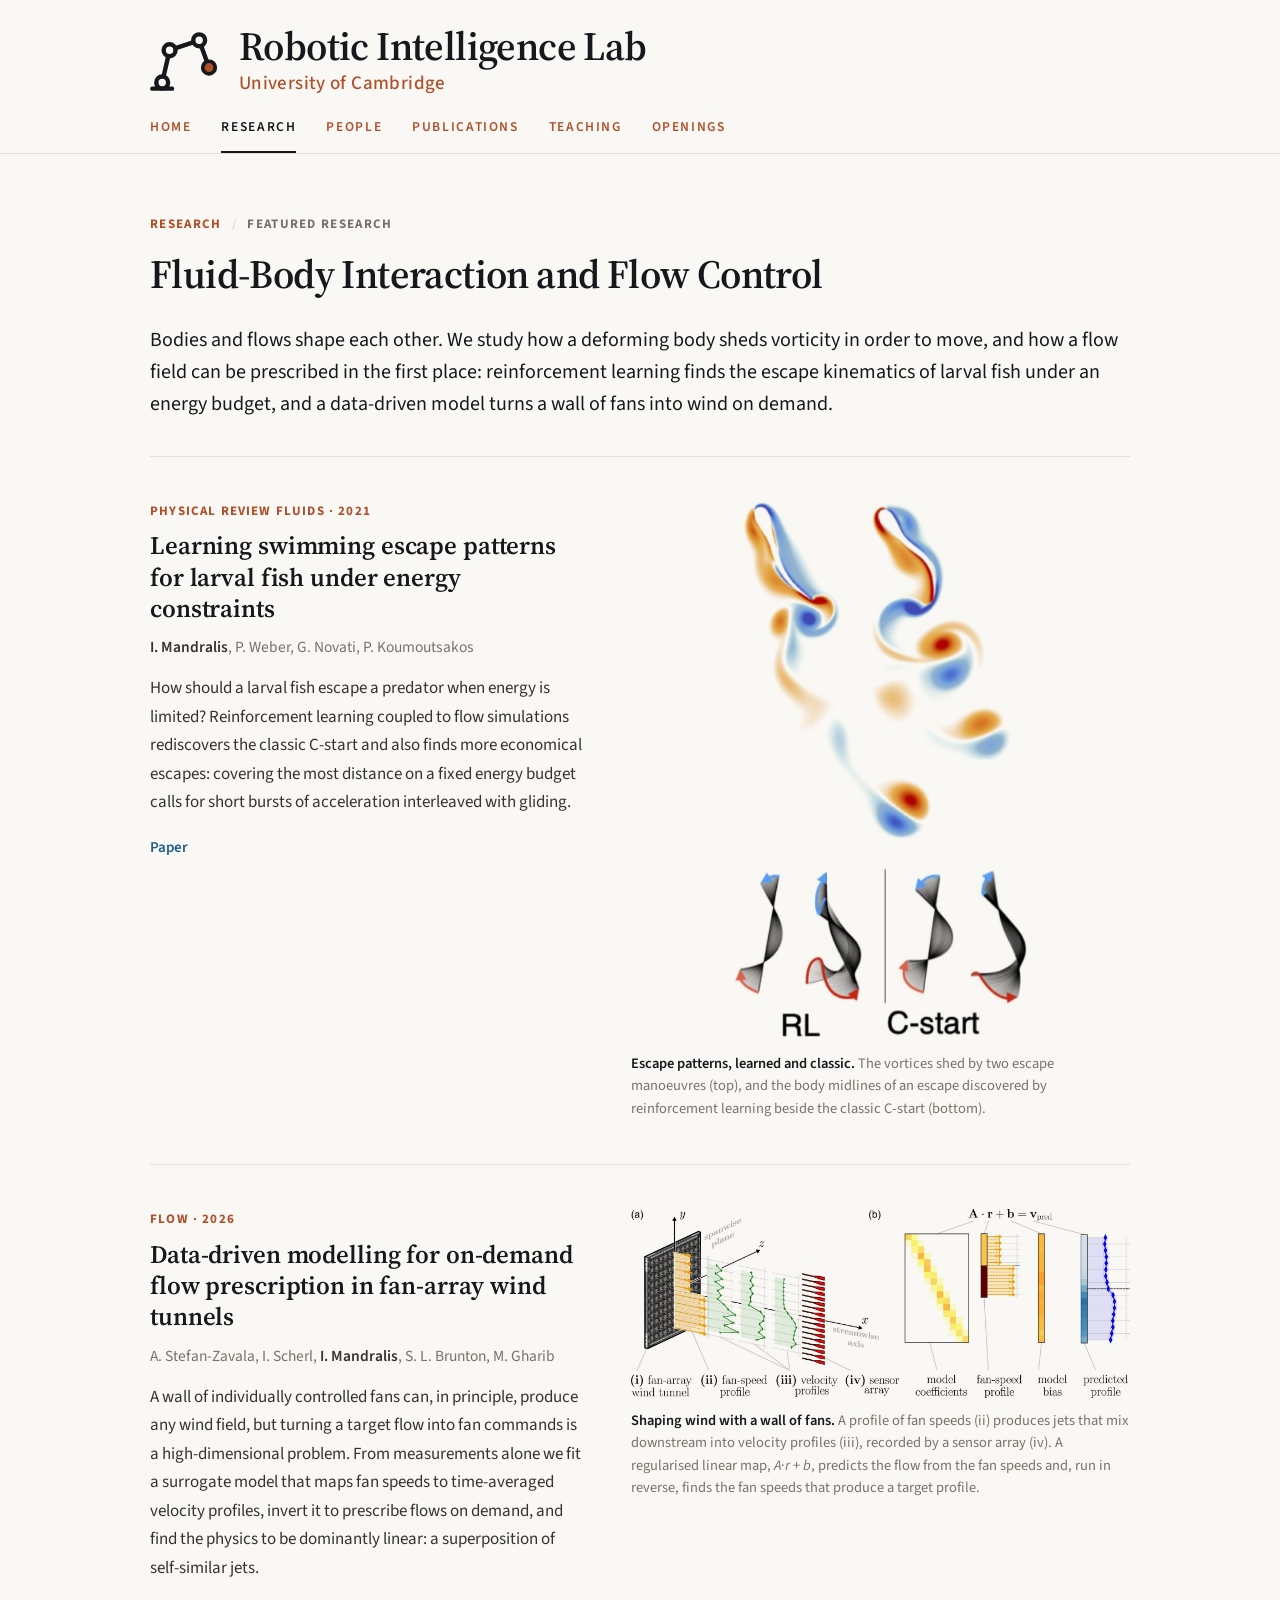
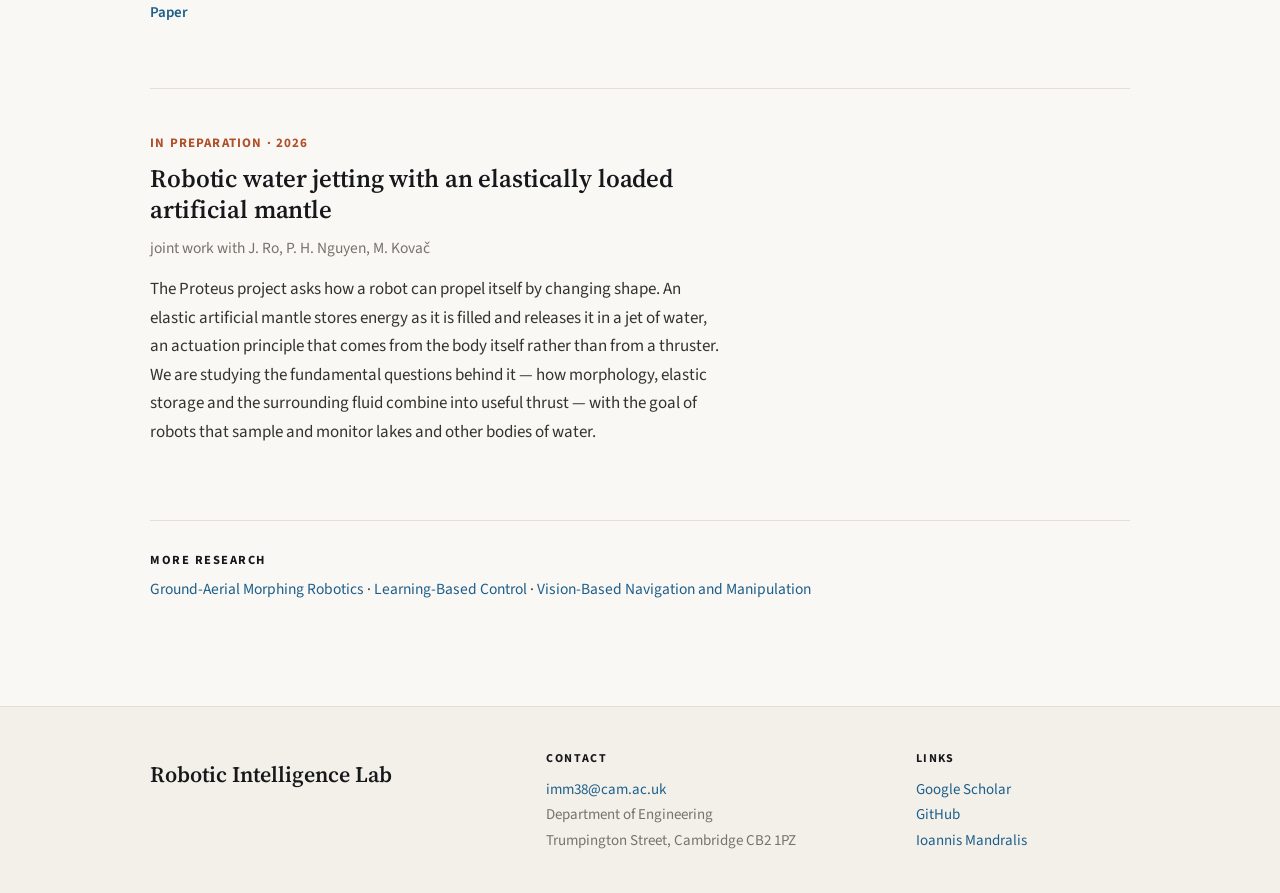
<file: research-fluid-body-interaction.html>
<!doctype html>
<html lang="en">
<head>
  <meta charset="utf-8">
  <meta name="viewport" content="width=device-width, initial-scale=1">
  <link rel="icon" href="favicon.ico" sizes="any">
  <link rel="icon" href="favicon.svg" type="image/svg+xml">
  <link rel="apple-touch-icon" href="apple-touch-icon.png">
  <title>Fluid-Body Interaction and Flow Control &middot; Robotic Intelligence Lab</title>
  <meta name="description" content="Bodies and flows shape each other. We study how a deforming body sheds vorticity in order to move, and how a flow field can be prescribed in the first place: reinforcement learning finds the escape kinematics of larval fish under an energy budget, and a data-driven model turns a wall of fans into wi">
  <link rel="preconnect" href="https://fonts.googleapis.com">
  <link rel="preconnect" href="https://fonts.gstatic.com" crossorigin>
  <link rel="stylesheet" href="https://fonts.googleapis.com/css2?family=Source+Sans+3:ital,wght@0,400;0,500;0,600;1,400&family=Source+Serif+4:opsz,wght@8..60,600&display=swap">
  <link rel="stylesheet" href="lab.css">
  <script src="logos/logo.js" defer></script>
</head>
<body>
<div class="frame">
  <header class="site-header">
    <div class="brand-row inner">
      <a class="brand" href="index.html">
        <img class="brand-mark" src="logos/lift.svg" alt="" aria-hidden="true">
        <span class="brand-text"><span class="brand-name">Robotic Intelligence Lab</span><span class="brand-sub">University of Cambridge</span></span>
      </a>
    </div>
    <div class="navbar">
      <nav class="nav inner" aria-label="Main">
        <a href="index.html">Home</a>
        <a href="research.html" aria-current="page">Research</a>
        <a href="people.html">People</a>
        <a href="publications.html">Publications</a>
        <a href="teaching.html">Teaching</a>
        <a href="openings.html">Openings</a>
      </nav>
    </div>
  </header>
  <main class="inner">

      <p class="crumbs"><a href="research.html">Research</a> <span>/</span> Featured research</p>
      <h1>Fluid-Body Interaction and Flow Control</h1>
      <p class="lede">Bodies and flows shape each other. We study how a deforming body sheds vorticity in order to move, and how a flow field can be prescribed in the first place: reinforcement learning finds the escape kinematics of larval fish under an energy budget, and a data-driven model turns a wall of fans into wind on demand.</p>
      
      <section class="paper" id="larval-fish">
        <div class="paper-text">
          <p class="paper-meta">Physical Review Fluids &middot; 2021</p>
          <h2 class="paper-title">Learning swimming escape patterns for larval fish under energy constraints</h2>
          <p class="paper-authors"><strong>I. Mandralis</strong>, P. Weber, G. Novati, P. Koumoutsakos</p>
          <p>How should a larval fish escape a predator when energy is limited? Reinforcement learning coupled to flow simulations rediscovers the classic C-start and also finds more economical escapes: covering the most distance on a fixed energy budget calls for short bursts of acceleration interleaved with gliding.</p>
          <p class="paper-links"><a href="https://doi.org/10.1103/PhysRevFluids.6.093101">Paper</a></p>
        </div>
        <div class="paper-figs">
          <figure class="fig tall"><img src="images/featured/2d-i.jpg" alt="Vorticity shed by two escaping larval fish, above midline kinematics of a learned escape and a C-start" loading="lazy"><figcaption><strong>Escape patterns, learned and classic.</strong> The vortices shed by two escape manoeuvres (top), and the body midlines of an escape discovered by reinforcement learning beside the classic C-start (bottom).</figcaption></figure>
        </div>
      </section>
      <section class="paper" id="fan-array">
        <div class="paper-text">
          <p class="paper-meta">Flow &middot; 2026</p>
          <h2 class="paper-title">Data-driven modelling for on-demand flow prescription in fan-array wind tunnels</h2>
          <p class="paper-authors">A. Stefan-Zavala, I. Scherl, <strong>I. Mandralis</strong>, S. L. Brunton, M. Gharib</p>
          <p>A wall of individually controlled fans can, in principle, produce any wind field, but turning a target flow into fan commands is a high-dimensional problem. From measurements alone we fit a surrogate model that maps fan speeds to time-averaged velocity profiles, invert it to prescribe flows on demand, and find the physics to be dominantly linear: a superposition of self-similar jets.</p>
          <p class="paper-links"><a href="https://doi.org/10.1017/flo.2025.10034">Paper</a></p>
        </div>
        <div class="paper-figs">
          <figure class="fig"><img src="images/featured/2b-i.jpg" alt="Schematic of a fan-array wind tunnel with fan-speed and velocity profiles, and the linear surrogate model" loading="lazy"><figcaption><strong>Shaping wind with a wall of fans.</strong> A profile of fan speeds (ii) produces jets that mix downstream into velocity profiles (iii), recorded by a sensor array (iv). A regularised linear map, <em>A</em>&middot;<em>r</em> + <em>b</em>, predicts the flow from the fan speeds and, run in reverse, finds the fan speeds that produce a target profile.</figcaption></figure>
        </div>
      </section>
      <section class="paper no-figs" id="proteus">
        <div class="paper-text">
          <p class="paper-meta">In preparation &middot; 2026</p>
          <h2 class="paper-title">Robotic water jetting with an elastically loaded artificial mantle</h2>
          <p class="paper-authors"> joint work with J. Ro, P. H. Nguyen, M. Kovač</p>
          <p>The Proteus project asks how a robot can propel itself by changing shape. An elastic artificial mantle stores energy as it is filled and releases it in a jet of water, an actuation principle that comes from the body itself rather than from a thruster. We are studying the fundamental questions behind it &mdash; how morphology, elastic storage and the surrounding fluid combine into useful thrust &mdash; with the goal of robots that sample and monitor lakes and other bodies of water.</p>
          
        </div>

      </section>
      <p class="more-dirs"><span>More research</span> <a href="research-ground-aerial-robotics.html">Ground-Aerial Morphing Robotics</a> &middot; <a href="research-learning-based-control.html">Learning-Based Control</a> &middot; <a href="research-vision-based-navigation.html">Vision-Based Navigation and Manipulation</a></p>

  </main>
  <footer class="site-footer">
    <div class="inner">
      <div class="foot-brand">
        <p class="lab">Robotic Intelligence Lab</p>
        <a class="uni-logo" href="https://www.eng.cam.ac.uk/"><img src="media/cambridge-logo.png" alt="University of Cambridge" width="174" height="35"></a>
      </div>
      <div>
        <h4>Contact</h4>
        <p><a href="mailto:imm38@cam.ac.uk">imm38@cam.ac.uk</a><br>Department of Engineering<br>Trumpington Street, Cambridge CB2 1PZ</p>
      </div>
      <div>
        <h4>Links</h4>
        <ul>
          <li><a href="https://scholar.google.com/citations?hl=en&user=56UwRyEAAAAJ">Google Scholar</a></li>
          <li><a href="https://github.com/mandralis">GitHub</a></li>
          <li><a href="people.html">Ioannis Mandralis</a></li>
        </ul>
      </div>
    </div>
  </footer>
</div>
</body>
</html>
</file>
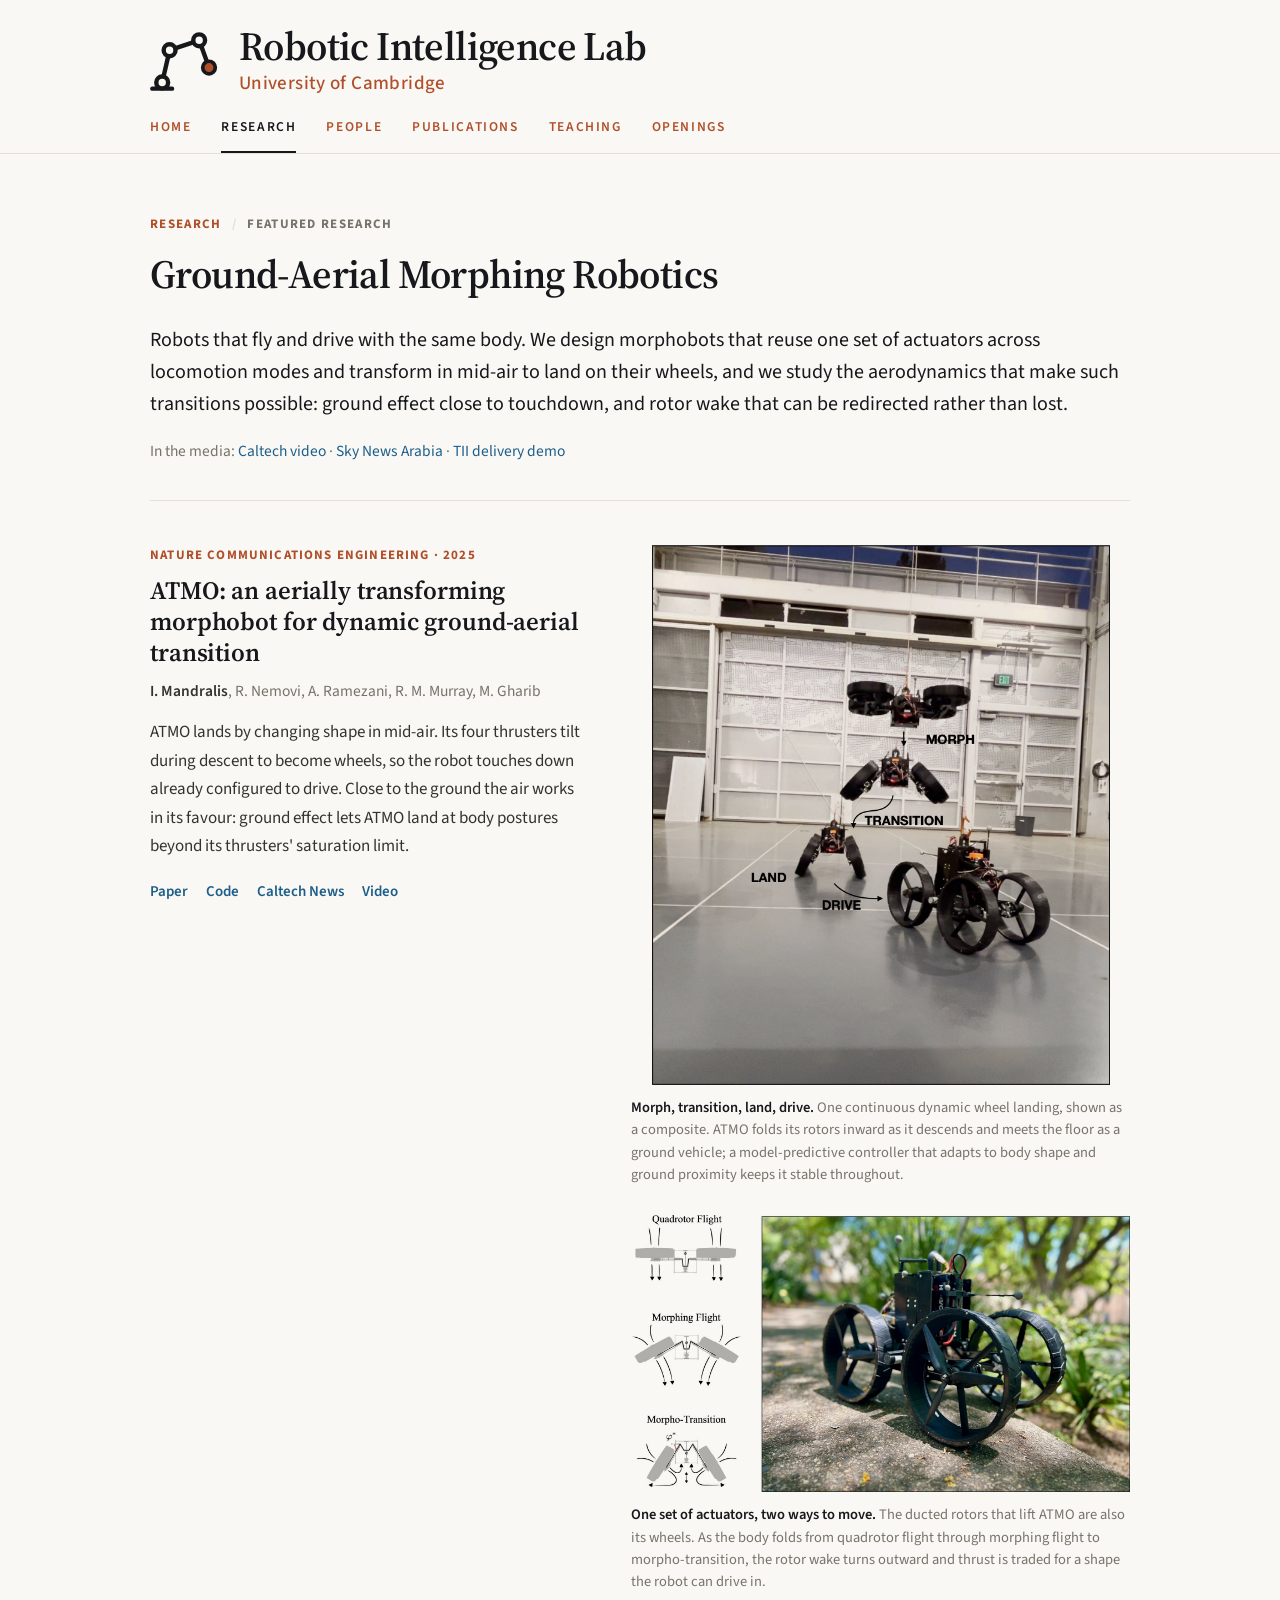
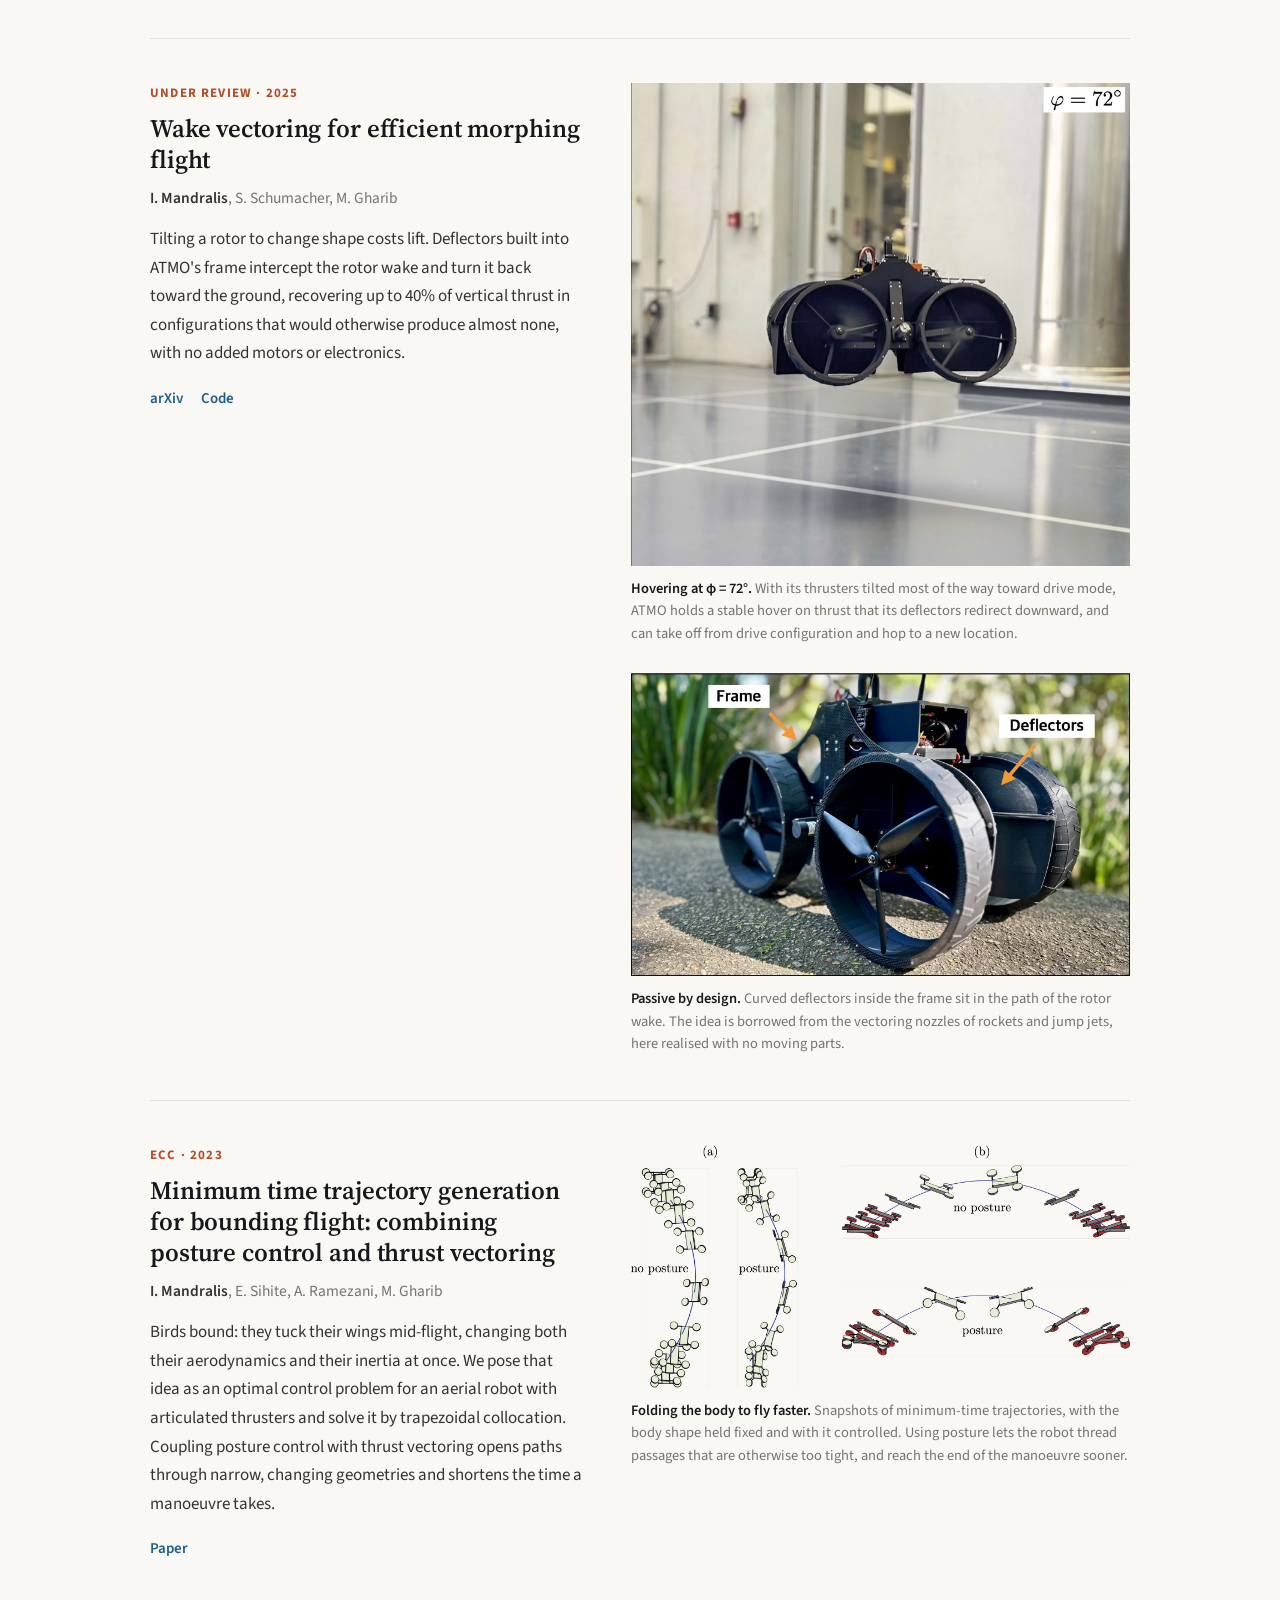
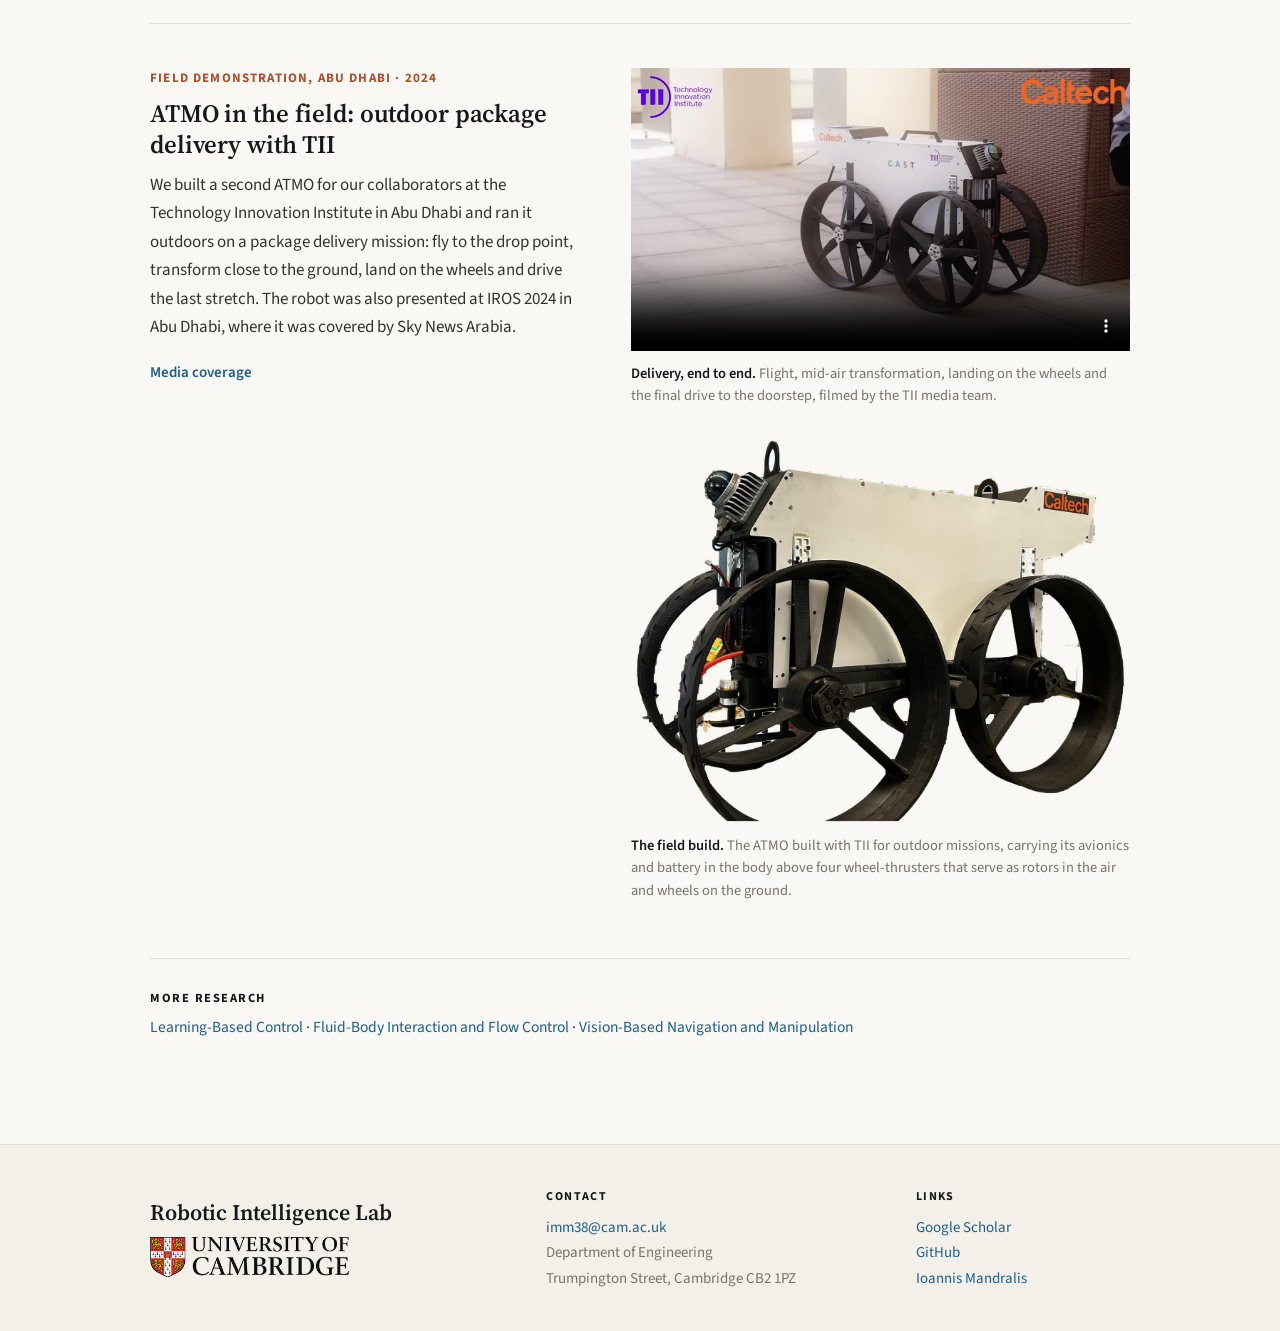
<file: research-ground-aerial-robotics.html>
<!doctype html>
<html lang="en">
<head>
  <meta charset="utf-8">
  <meta name="viewport" content="width=device-width, initial-scale=1">
  <link rel="icon" href="favicon.ico" sizes="any">
  <link rel="icon" href="favicon.svg" type="image/svg+xml">
  <link rel="apple-touch-icon" href="apple-touch-icon.png">
  <title>Ground-Aerial Morphing Robotics &middot; Robotic Intelligence Lab</title>
  <meta name="description" content="Robots that fly and drive with the same body. We design morphobots that reuse one set of actuators across locomotion modes and transform in mid-air to land on their wheels, and we study the aerodynamics that make such transitions possible: ground effect close to touchdown, and rotor wake that can be">
  <link rel="preconnect" href="https://fonts.googleapis.com">
  <link rel="preconnect" href="https://fonts.gstatic.com" crossorigin>
  <link rel="stylesheet" href="https://fonts.googleapis.com/css2?family=Source+Sans+3:ital,wght@0,400;0,500;0,600;1,400&family=Source+Serif+4:opsz,wght@8..60,600&display=swap">
  <link rel="stylesheet" href="lab.css">
  <script src="logos/logo.js" defer></script>
</head>
<body>
<div class="frame">
  <header class="site-header">
    <div class="brand-row inner">
      <a class="brand" href="index.html">
        <img class="brand-mark" src="logos/lift.svg" alt="" aria-hidden="true">
        <span class="brand-text"><span class="brand-name">Robotic Intelligence Lab</span><span class="brand-sub">University of Cambridge</span></span>
      </a>
    </div>
    <div class="navbar">
      <nav class="nav inner" aria-label="Main">
        <a href="index.html">Home</a>
        <a href="research.html" aria-current="page">Research</a>
        <a href="people.html">People</a>
        <a href="publications.html">Publications</a>
        <a href="teaching.html">Teaching</a>
        <a href="openings.html">Openings</a>
      </nav>
    </div>
  </header>
  <main class="inner">

      <p class="crumbs"><a href="research.html">Research</a> <span>/</span> Featured research</p>
      <h1>Ground-Aerial Morphing Robotics</h1>
      <p class="lede">Robots that fly and drive with the same body. We design morphobots that reuse one set of actuators across locomotion modes and transform in mid-air to land on their wheels, and we study the aerodynamics that make such transitions possible: ground effect close to touchdown, and rotor wake that can be redirected rather than lost.</p>
      <p class="coverage">In the media: <a href="https://www.youtube.com/watch?v=5w7pl7xQGKM">Caltech video</a> &middot; <a href="videos/IROS-demo-skyarabia-coverage.mp4">Sky News Arabia</a> &middot; <a href="videos/TII-demo-video.mp4">TII delivery demo</a></p>
      <section class="paper" id="atmo">
        <div class="paper-text">
          <p class="paper-meta">Nature Communications Engineering &middot; 2025</p>
          <h2 class="paper-title">ATMO: an aerially transforming morphobot for dynamic ground-aerial transition</h2>
          <p class="paper-authors"><strong>I. Mandralis</strong>, R. Nemovi, A. Ramezani, R. M. Murray, M. Gharib</p>
          <p>ATMO lands by changing shape in mid-air. Its four thrusters tilt during descent to become wheels, so the robot touches down already configured to drive. Close to the ground the air works in its favour: ground effect lets ATMO land at body postures beyond its thrusters' saturation limit.</p>
          <p class="paper-links"><a href="https://doi.org/10.1038/s44172-025-00413-6">Paper</a> <a href="https://github.com/mandralis/ATMO">Code</a> <a href="https://www.caltech.edu/about/news/mid-air-transformation-helps-flying-rolling-robot-to-transition-smoothly">Caltech News</a> <a href="https://www.youtube.com/watch?v=5w7pl7xQGKM">Video</a></p>
        </div>
        <div class="paper-figs">
          <figure class="fig tall"><img src="images/featured/1a-i.jpg" alt="Composite of ATMO morphing in flight, transitioning, landing on its wheels and driving away" loading="lazy"><figcaption><strong>Morph, transition, land, drive.</strong> One continuous dynamic wheel landing, shown as a composite. ATMO folds its rotors inward as it descends and meets the floor as a ground vehicle; a model-predictive controller that adapts to body shape and ground proximity keeps it stable throughout.</figcaption></figure>
          <figure class="fig"><img src="images/featured/1a-ii.jpg" alt="Diagrams of quadrotor flight, morphing flight and morpho-transition beside a photo of ATMO outdoors in drive mode" loading="lazy"><figcaption><strong>One set of actuators, two ways to move.</strong> The ducted rotors that lift ATMO are also its wheels. As the body folds from quadrotor flight through morphing flight to morpho-transition, the rotor wake turns outward and thrust is traded for a shape the robot can drive in.</figcaption></figure>
        </div>
      </section>
      <section class="paper" id="wake-vectoring">
        <div class="paper-text">
          <p class="paper-meta">Under Review &middot; 2025</p>
          <h2 class="paper-title">Wake vectoring for efficient morphing flight</h2>
          <p class="paper-authors"><strong>I. Mandralis</strong>, S. Schumacher, M. Gharib</p>
          <p>Tilting a rotor to change shape costs lift. Deflectors built into ATMO's frame intercept the rotor wake and turn it back toward the ground, recovering up to 40% of vertical thrust in configurations that would otherwise produce almost none, with no added motors or electronics.</p>
          <p class="paper-links"><a href="https://arxiv.org/abs/2512.05211">arXiv</a> <a href="https://github.com/mandralis/DeflectorWithActuatorDisk">Code</a></p>
        </div>
        <div class="paper-figs">
          <figure class="fig tall"><img src="images/featured/1b-i.jpg" alt="ATMO hovering indoors with its thrusters tilted to 72 degrees" loading="lazy"><figcaption><strong>Hovering at &phi; = 72&deg;.</strong> With its thrusters tilted most of the way toward drive mode, ATMO holds a stable hover on thrust that its deflectors redirect downward, and can take off from drive configuration and hop to a new location.</figcaption></figure>
          <figure class="fig"><img src="images/featured/1b-ii.jpg" alt="Close-up of ATMO with its carbon frame and internal wake deflectors labelled" loading="lazy"><figcaption><strong>Passive by design.</strong> Curved deflectors inside the frame sit in the path of the rotor wake. The idea is borrowed from the vectoring nozzles of rockets and jump jets, here realised with no moving parts.</figcaption></figure>
        </div>
      </section>
      <section class="paper" id="bounding-flight">
        <div class="paper-text">
          <p class="paper-meta">ECC &middot; 2023</p>
          <h2 class="paper-title">Minimum time trajectory generation for bounding flight: combining posture control and thrust vectoring</h2>
          <p class="paper-authors"><strong>I. Mandralis</strong>, E. Sihite, A. Ramezani, M. Gharib</p>
          <p>Birds bound: they tuck their wings mid-flight, changing both their aerodynamics and their inertia at once. We pose that idea as an optimal control problem for an aerial robot with articulated thrusters and solve it by trapezoidal collocation. Coupling posture control with thrust vectoring opens paths through narrow, changing geometries and shortens the time a manoeuvre takes.</p>
          <p class="paper-links"><a href="https://ieeexplore.ieee.org/document/10178360">Paper</a></p>
        </div>
        <div class="paper-figs">
          <figure class="fig"><img src="images/featured/1c-i.jpg" alt="Minimum-time trajectories of a morphing aerial robot with and without posture control, shown as snapshot sequences" loading="lazy"><figcaption><strong>Folding the body to fly faster.</strong> Snapshots of minimum-time trajectories, with the body shape held fixed and with it controlled. Using posture lets the robot thread passages that are otherwise too tight, and reach the end of the manoeuvre sooner.</figcaption></figure>
        </div>
      </section>
      <section class="paper" id="tii-delivery">
        <div class="paper-text">
          <p class="paper-meta">Field demonstration, Abu Dhabi &middot; 2024</p>
          <h2 class="paper-title">ATMO in the field: outdoor package delivery with TII</h2>
          
          <p>We built a second ATMO for our collaborators at the Technology Innovation Institute in Abu Dhabi and ran it outdoors on a package delivery mission: fly to the drop point, transform close to the ground, land on the wheels and drive the last stretch. The robot was also presented at IROS 2024 in Abu Dhabi, where it was covered by Sky News Arabia.</p>
          <p class="paper-links"><a href="videos/IROS-demo-skyarabia-coverage.mp4">Media coverage</a></p>
        </div>
        <div class="paper-figs">
          <figure class="fig"><video src="videos/TII-demo-video.mp4" poster="images/tii-poster.jpg" controls preload="none" playsinline></video><figcaption><strong>Delivery, end to end.</strong> Flight, mid-air transformation, landing on the wheels and the final drive to the doorstep, filmed by the TII media team.</figcaption></figure>
          <figure class="fig"><img src="images/featured/1d-i.jpg" alt="The second ATMO robot: a white chassis on four large wheel-thrusters, marked Caltech" loading="lazy"><figcaption><strong>The field build.</strong> The ATMO built with TII for outdoor missions, carrying its avionics and battery in the body above four wheel-thrusters that serve as rotors in the air and wheels on the ground.</figcaption></figure>
        </div>
      </section>
      <p class="more-dirs"><span>More research</span> <a href="research-learning-based-control.html">Learning-Based Control</a> &middot; <a href="research-fluid-body-interaction.html">Fluid-Body Interaction and Flow Control</a> &middot; <a href="research-vision-based-navigation.html">Vision-Based Navigation and Manipulation</a></p>

  </main>
  <footer class="site-footer">
    <div class="inner">
      <div class="foot-brand">
        <p class="lab">Robotic Intelligence Lab</p>
        <a class="uni-logo" href="https://www.eng.cam.ac.uk/"><img src="media/cambridge-logo.png" alt="University of Cambridge" width="174" height="35"></a>
      </div>
      <div>
        <h4>Contact</h4>
        <p><a href="mailto:imm38@cam.ac.uk">imm38@cam.ac.uk</a><br>Department of Engineering<br>Trumpington Street, Cambridge CB2 1PZ</p>
      </div>
      <div>
        <h4>Links</h4>
        <ul>
          <li><a href="https://scholar.google.com/citations?hl=en&user=56UwRyEAAAAJ">Google Scholar</a></li>
          <li><a href="https://github.com/mandralis">GitHub</a></li>
          <li><a href="people.html">Ioannis Mandralis</a></li>
        </ul>
      </div>
    </div>
  </footer>
</div>
</body>
</html>
</file>
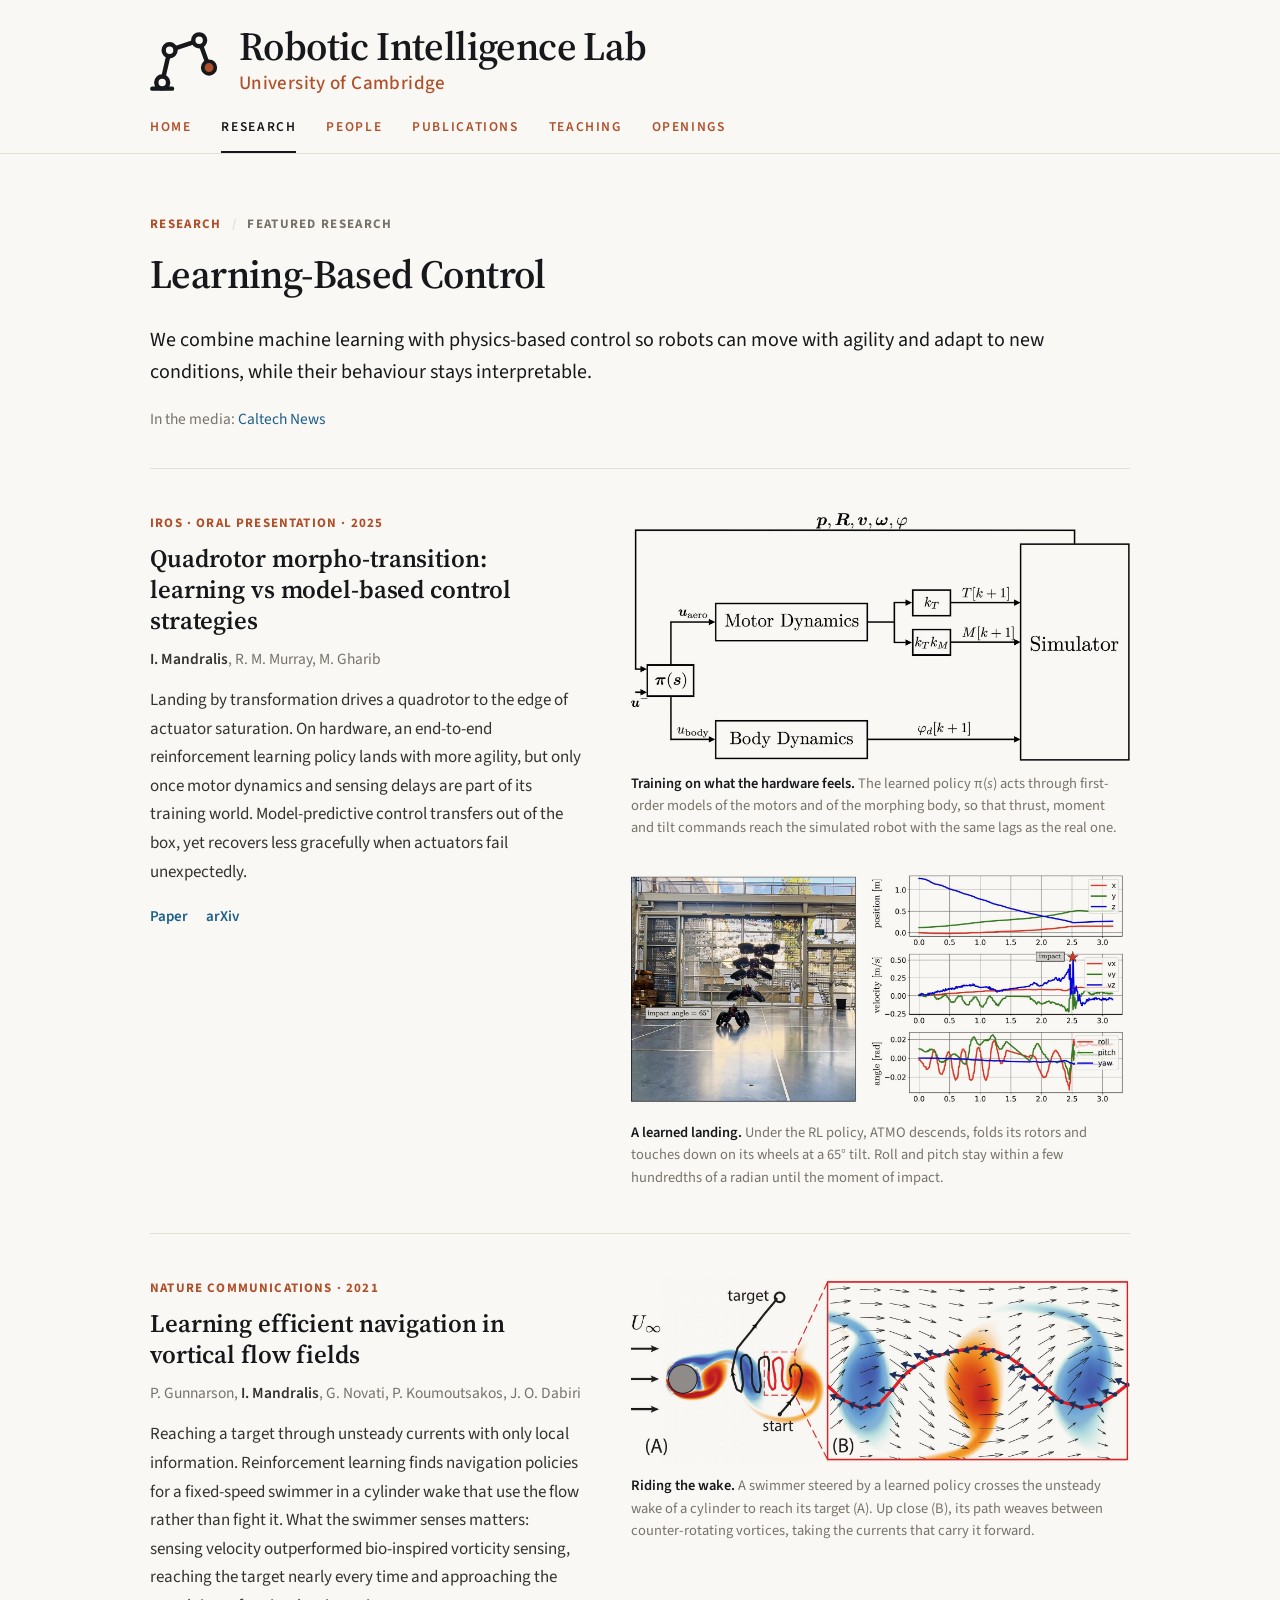
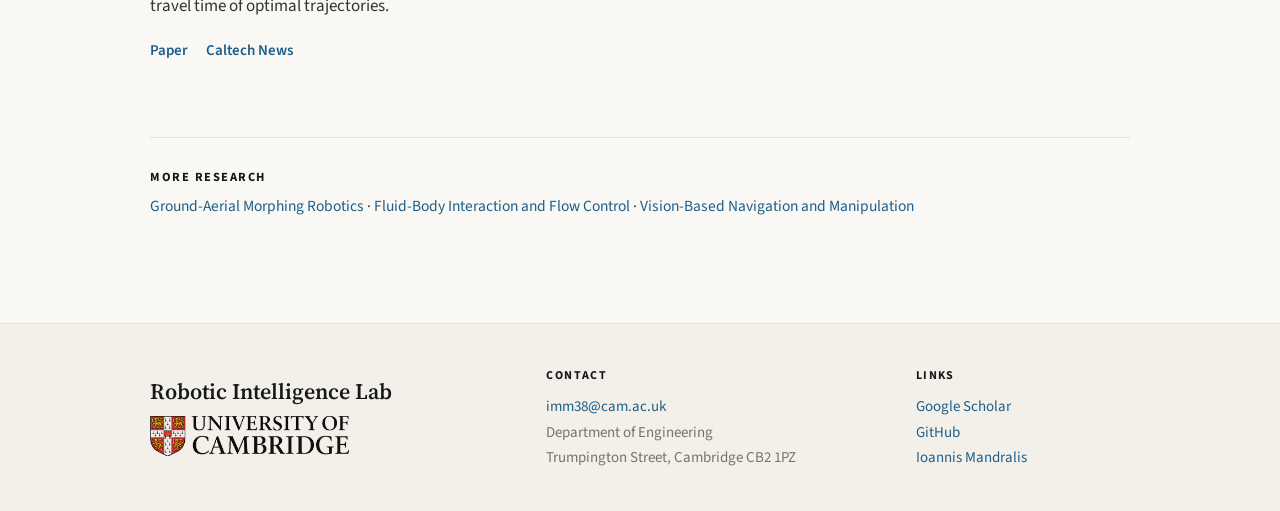
<file: research-learning-based-control.html>
<!doctype html>
<html lang="en">
<head>
  <meta charset="utf-8">
  <meta name="viewport" content="width=device-width, initial-scale=1">
  <link rel="icon" href="favicon.ico" sizes="any">
  <link rel="icon" href="favicon.svg" type="image/svg+xml">
  <link rel="apple-touch-icon" href="apple-touch-icon.png">
  <title>Learning-Based Control &middot; Robotic Intelligence Lab</title>
  <meta name="description" content="We combine machine learning with physics-based control so robots can move with agility and adapt to new conditions, while their behaviour stays interpretable.">
  <link rel="preconnect" href="https://fonts.googleapis.com">
  <link rel="preconnect" href="https://fonts.gstatic.com" crossorigin>
  <link rel="stylesheet" href="https://fonts.googleapis.com/css2?family=Source+Sans+3:ital,wght@0,400;0,500;0,600;1,400&family=Source+Serif+4:opsz,wght@8..60,600&display=swap">
  <link rel="stylesheet" href="lab.css">
  <script src="logos/logo.js" defer></script>
</head>
<body>
<div class="frame">
  <header class="site-header">
    <div class="brand-row inner">
      <a class="brand" href="index.html">
        <img class="brand-mark" src="logos/lift.svg" alt="" aria-hidden="true">
        <span class="brand-text"><span class="brand-name">Robotic Intelligence Lab</span><span class="brand-sub">University of Cambridge</span></span>
      </a>
    </div>
    <div class="navbar">
      <nav class="nav inner" aria-label="Main">
        <a href="index.html">Home</a>
        <a href="research.html" aria-current="page">Research</a>
        <a href="people.html">People</a>
        <a href="publications.html">Publications</a>
        <a href="teaching.html">Teaching</a>
        <a href="openings.html">Openings</a>
      </nav>
    </div>
  </header>
  <main class="inner">

      <p class="crumbs"><a href="research.html">Research</a> <span>/</span> Featured research</p>
      <h1>Learning-Based Control</h1>
      <p class="lede">We combine machine learning with physics-based control so robots can move with agility and adapt to new conditions, while their behaviour stays interpretable.</p>
      <p class="coverage">In the media: <a href="https://www.caltech.edu/about/news/scientists-teach-ai-to-navigate-ocean-with-minimal-energy">Caltech News</a></p>
      <section class="paper" id="morpho-transition">
        <div class="paper-text">
          <p class="paper-meta">IROS · Oral presentation &middot; 2025</p>
          <h2 class="paper-title">Quadrotor morpho-transition: learning vs model-based control strategies</h2>
          <p class="paper-authors"><strong>I. Mandralis</strong>, R. M. Murray, M. Gharib</p>
          <p>Landing by transformation drives a quadrotor to the edge of actuator saturation. On hardware, an end-to-end reinforcement learning policy lands with more agility, but only once motor dynamics and sensing delays are part of its training world. Model-predictive control transfers out of the box, yet recovers less gracefully when actuators fail unexpectedly.</p>
          <p class="paper-links"><a href="https://ieeexplore.ieee.org/document/11246175">Paper</a> <a href="https://arxiv.org/abs/2506.14039">arXiv</a></p>
        </div>
        <div class="paper-figs">
          <figure class="fig"><img src="images/featured/2a-i.jpg" alt="Block diagram of the training loop: policy, motor dynamics, body dynamics and simulator" loading="lazy"><figcaption><strong>Training on what the hardware feels.</strong> The learned policy &pi;(<em>s</em>) acts through first-order models of the motors and of the morphing body, so that thrust, moment and tilt commands reach the simulated robot with the same lags as the real one.</figcaption></figure>
          <figure class="fig"><img src="images/featured/2a-ii.jpg" alt="Time-lapse of ATMO landing on its wheels under a learned policy, with position, velocity and attitude plots" loading="lazy"><figcaption><strong>A learned landing.</strong> Under the RL policy, ATMO descends, folds its rotors and touches down on its wheels at a 65&deg; tilt. Roll and pitch stay within a few hundredths of a radian until the moment of impact.</figcaption></figure>
        </div>
      </section>
      <section class="paper" id="vortical-navigation">
        <div class="paper-text">
          <p class="paper-meta">Nature Communications &middot; 2021</p>
          <h2 class="paper-title">Learning efficient navigation in vortical flow fields</h2>
          <p class="paper-authors">P. Gunnarson, <strong>I. Mandralis</strong>, G. Novati, P. Koumoutsakos, J. O. Dabiri</p>
          <p>Reaching a target through unsteady currents with only local information. Reinforcement learning finds navigation policies for a fixed-speed swimmer in a cylinder wake that use the flow rather than fight it. What the swimmer senses matters: sensing velocity outperformed bio-inspired vorticity sensing, reaching the target nearly every time and approaching the travel time of optimal trajectories.</p>
          <p class="paper-links"><a href="https://www.nature.com/articles/s41467-021-27015-y">Paper</a> <a href="https://www.caltech.edu/about/news/scientists-teach-ai-to-navigate-ocean-with-minimal-energy">Caltech News</a></p>
        </div>
        <div class="paper-figs">
          <figure class="fig"><img src="images/featured/2c-i.jpg" alt="A swimmer&#x27;s learned path through the vortex wake behind a cylinder, with a close-up of the local flow field" loading="lazy"><figcaption><strong>Riding the wake.</strong> A swimmer steered by a learned policy crosses the unsteady wake of a cylinder to reach its target (A). Up close (B), its path weaves between counter-rotating vortices, taking the currents that carry it forward.</figcaption></figure>
        </div>
      </section>
      <p class="more-dirs"><span>More research</span> <a href="research-ground-aerial-robotics.html">Ground-Aerial Morphing Robotics</a> &middot; <a href="research-fluid-body-interaction.html">Fluid-Body Interaction and Flow Control</a> &middot; <a href="research-vision-based-navigation.html">Vision-Based Navigation and Manipulation</a></p>

  </main>
  <footer class="site-footer">
    <div class="inner">
      <div class="foot-brand">
        <p class="lab">Robotic Intelligence Lab</p>
        <a class="uni-logo" href="https://www.eng.cam.ac.uk/"><img src="media/cambridge-logo.png" alt="University of Cambridge" width="174" height="35"></a>
      </div>
      <div>
        <h4>Contact</h4>
        <p><a href="mailto:imm38@cam.ac.uk">imm38@cam.ac.uk</a><br>Department of Engineering<br>Trumpington Street, Cambridge CB2 1PZ</p>
      </div>
      <div>
        <h4>Links</h4>
        <ul>
          <li><a href="https://scholar.google.com/citations?hl=en&user=56UwRyEAAAAJ">Google Scholar</a></li>
          <li><a href="https://github.com/mandralis">GitHub</a></li>
          <li><a href="people.html">Ioannis Mandralis</a></li>
        </ul>
      </div>
    </div>
  </footer>
</div>
</body>
</html>
</file>
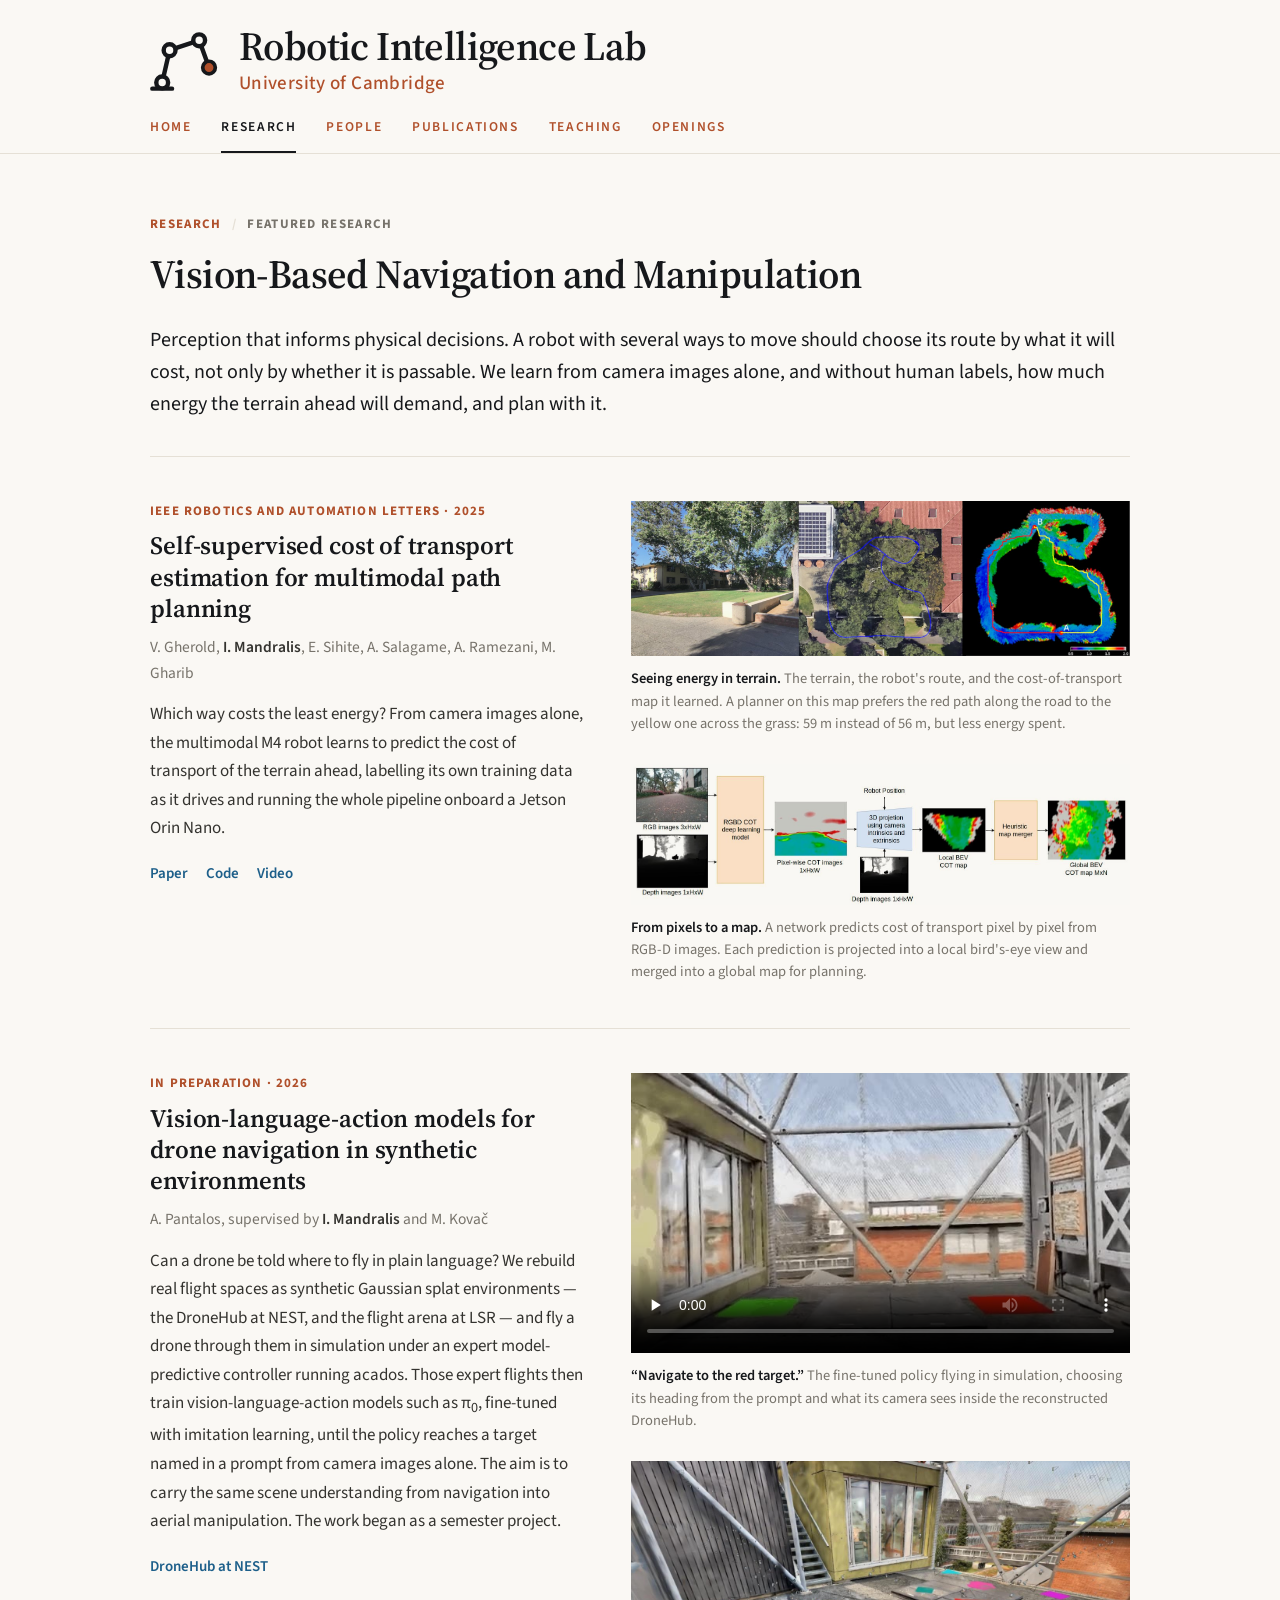
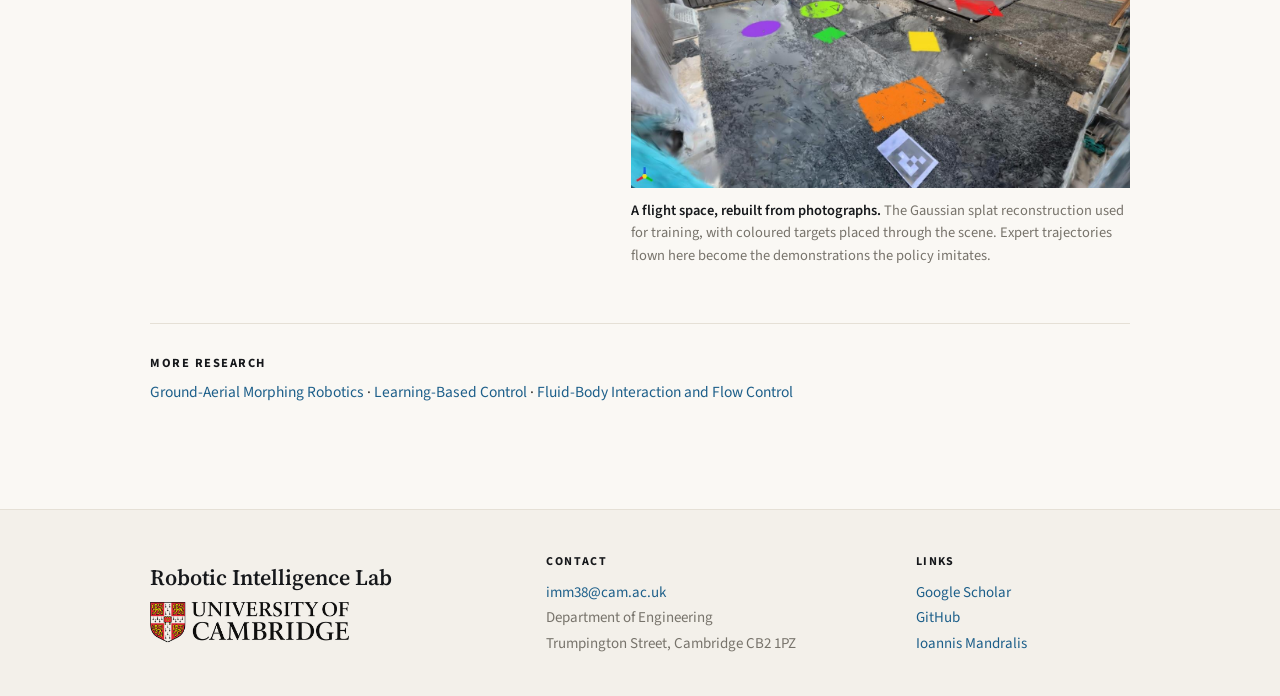
<file: research-vision-based-navigation.html>
<!doctype html>
<html lang="en">
<head>
  <meta charset="utf-8">
  <meta name="viewport" content="width=device-width, initial-scale=1">
  <link rel="icon" href="favicon.ico" sizes="any">
  <link rel="icon" href="favicon.svg" type="image/svg+xml">
  <link rel="apple-touch-icon" href="apple-touch-icon.png">
  <title>Vision-Based Navigation and Manipulation &middot; Robotic Intelligence Lab</title>
  <meta name="description" content="Perception that informs physical decisions. A robot with several ways to move should choose its route by what it will cost, not only by whether it is passable. We learn from camera images alone, and without human labels, how much energy the terrain ahead will demand, and plan with it.">
  <link rel="preconnect" href="https://fonts.googleapis.com">
  <link rel="preconnect" href="https://fonts.gstatic.com" crossorigin>
  <link rel="stylesheet" href="https://fonts.googleapis.com/css2?family=Source+Sans+3:ital,wght@0,400;0,500;0,600;1,400&family=Source+Serif+4:opsz,wght@8..60,600&display=swap">
  <link rel="stylesheet" href="lab.css">
  <script src="logos/logo.js" defer></script>
</head>
<body>
<div class="frame">
  <header class="site-header">
    <div class="brand-row inner">
      <a class="brand" href="index.html">
        <img class="brand-mark" src="logos/lift.svg" alt="" aria-hidden="true">
        <span class="brand-text"><span class="brand-name">Robotic Intelligence Lab</span><span class="brand-sub">University of Cambridge</span></span>
      </a>
    </div>
    <div class="navbar">
      <nav class="nav inner" aria-label="Main">
        <a href="index.html">Home</a>
        <a href="research.html" aria-current="page">Research</a>
        <a href="people.html">People</a>
        <a href="publications.html">Publications</a>
        <a href="teaching.html">Teaching</a>
        <a href="openings.html">Openings</a>
      </nav>
    </div>
  </header>
  <main class="inner">

      <p class="crumbs"><a href="research.html">Research</a> <span>/</span> Featured research</p>
      <h1>Vision-Based Navigation and Manipulation</h1>
      <p class="lede">Perception that informs physical decisions. A robot with several ways to move should choose its route by what it will cost, not only by whether it is passable. We learn from camera images alone, and without human labels, how much energy the terrain ahead will demand, and plan with it.</p>
      
      <section class="paper" id="cost-of-transport">
        <div class="paper-text">
          <p class="paper-meta">IEEE Robotics and Automation Letters &middot; 2025</p>
          <h2 class="paper-title">Self-supervised cost of transport estimation for multimodal path planning</h2>
          <p class="paper-authors">V. Gherold, <strong>I. Mandralis</strong>, E. Sihite, A. Salagame, A. Ramezani, M. Gharib</p>
          <p>Which way costs the least energy? From camera images alone, the multimodal M4 robot learns to predict the cost of transport of the terrain ahead, labelling its own training data as it drives and running the whole pipeline onboard a Jetson Orin Nano.</p>
          <p class="paper-links"><a href="https://ieeexplore.ieee.org/document/11012130">Paper</a> <a href="https://github.com/VinceGHER/self_supervised_cot_estimation">Code</a> <a href="https://youtu.be/Jr1o9mS4xtE">Video</a></p>
        </div>
        <div class="paper-figs">
          <figure class="fig"><img src="images/featured/3a-i.jpg" alt="Campus terrain, the robot&#x27;s trajectory from above, and the resulting cost-of-transport map with two planned paths" loading="lazy"><figcaption><strong>Seeing energy in terrain.</strong> The terrain, the robot's route, and the cost-of-transport map it learned. A planner on this map prefers the red path along the road to the yellow one across the grass: 59&nbsp;m instead of 56&nbsp;m, but less energy spent.</figcaption></figure>
          <figure class="fig"><img src="images/featured/3a-ii.jpg" alt="Pipeline from RGB and depth images to pixel-wise cost of transport, local and global bird&#x27;s-eye-view maps" loading="lazy"><figcaption><strong>From pixels to a map.</strong> A network predicts cost of transport pixel by pixel from RGB-D images. Each prediction is projected into a local bird's-eye view and merged into a global map for planning.</figcaption></figure>
        </div>
      </section>
      <section class="paper" id="vla-drone-navigation">
        <div class="paper-text">
          <p class="paper-meta">In preparation &middot; 2026</p>
          <h2 class="paper-title">Vision-language-action models for drone navigation in synthetic environments</h2>
          <p class="paper-authors">A. Pantalos, supervised by <strong>I. Mandralis</strong> and M. Kovač</p>
          <p>Can a drone be told where to fly in plain language? We rebuild real flight spaces as synthetic Gaussian splat environments &mdash; the DroneHub at NEST, and the flight arena at LSR &mdash; and fly a drone through them in simulation under an expert model-predictive controller running acados. Those expert flights then train vision-language-action models such as &pi;<sub>0</sub>, fine-tuned with imitation learning, until the policy reaches a target named in a prompt from camera images alone. The aim is to carry the same scene understanding from navigation into aerial manipulation. The work began as a semester project.</p>
          <p class="paper-links"><a href="https://www.empa.ch/web/nest/drone-hub">DroneHub at NEST</a></p>
        </div>
        <div class="paper-figs">
          <figure class="fig"><video src="videos/vla-drone-navigation.mp4" poster="images/featured/3b-i.jpg" controls preload="none" playsinline></video><figcaption><strong>&ldquo;Navigate to the red target.&rdquo;</strong> The fine-tuned policy flying in simulation, choosing its heading from the prompt and what its camera sees inside the reconstructed DroneHub.</figcaption></figure>
          <figure class="fig"><img src="images/featured/3b-ii.jpg" alt="Gaussian splat reconstruction of the DroneHub flight space, with coloured targets on the floor and reconstructed camera poses" loading="lazy"><figcaption><strong>A flight space, rebuilt from photographs.</strong> The Gaussian splat reconstruction used for training, with coloured targets placed through the scene. Expert trajectories flown here become the demonstrations the policy imitates.</figcaption></figure>
        </div>
      </section>
      <p class="more-dirs"><span>More research</span> <a href="research-ground-aerial-robotics.html">Ground-Aerial Morphing Robotics</a> &middot; <a href="research-learning-based-control.html">Learning-Based Control</a> &middot; <a href="research-fluid-body-interaction.html">Fluid-Body Interaction and Flow Control</a></p>

  </main>
  <footer class="site-footer">
    <div class="inner">
      <div class="foot-brand">
        <p class="lab">Robotic Intelligence Lab</p>
        <a class="uni-logo" href="https://www.eng.cam.ac.uk/"><img src="media/cambridge-logo.png" alt="University of Cambridge" width="174" height="35"></a>
      </div>
      <div>
        <h4>Contact</h4>
        <p><a href="mailto:imm38@cam.ac.uk">imm38@cam.ac.uk</a><br>Department of Engineering<br>Trumpington Street, Cambridge CB2 1PZ</p>
      </div>
      <div>
        <h4>Links</h4>
        <ul>
          <li><a href="https://scholar.google.com/citations?hl=en&user=56UwRyEAAAAJ">Google Scholar</a></li>
          <li><a href="https://github.com/mandralis">GitHub</a></li>
          <li><a href="people.html">Ioannis Mandralis</a></li>
        </ul>
      </div>
    </div>
  </footer>
</div>
</body>
</html>
</file>
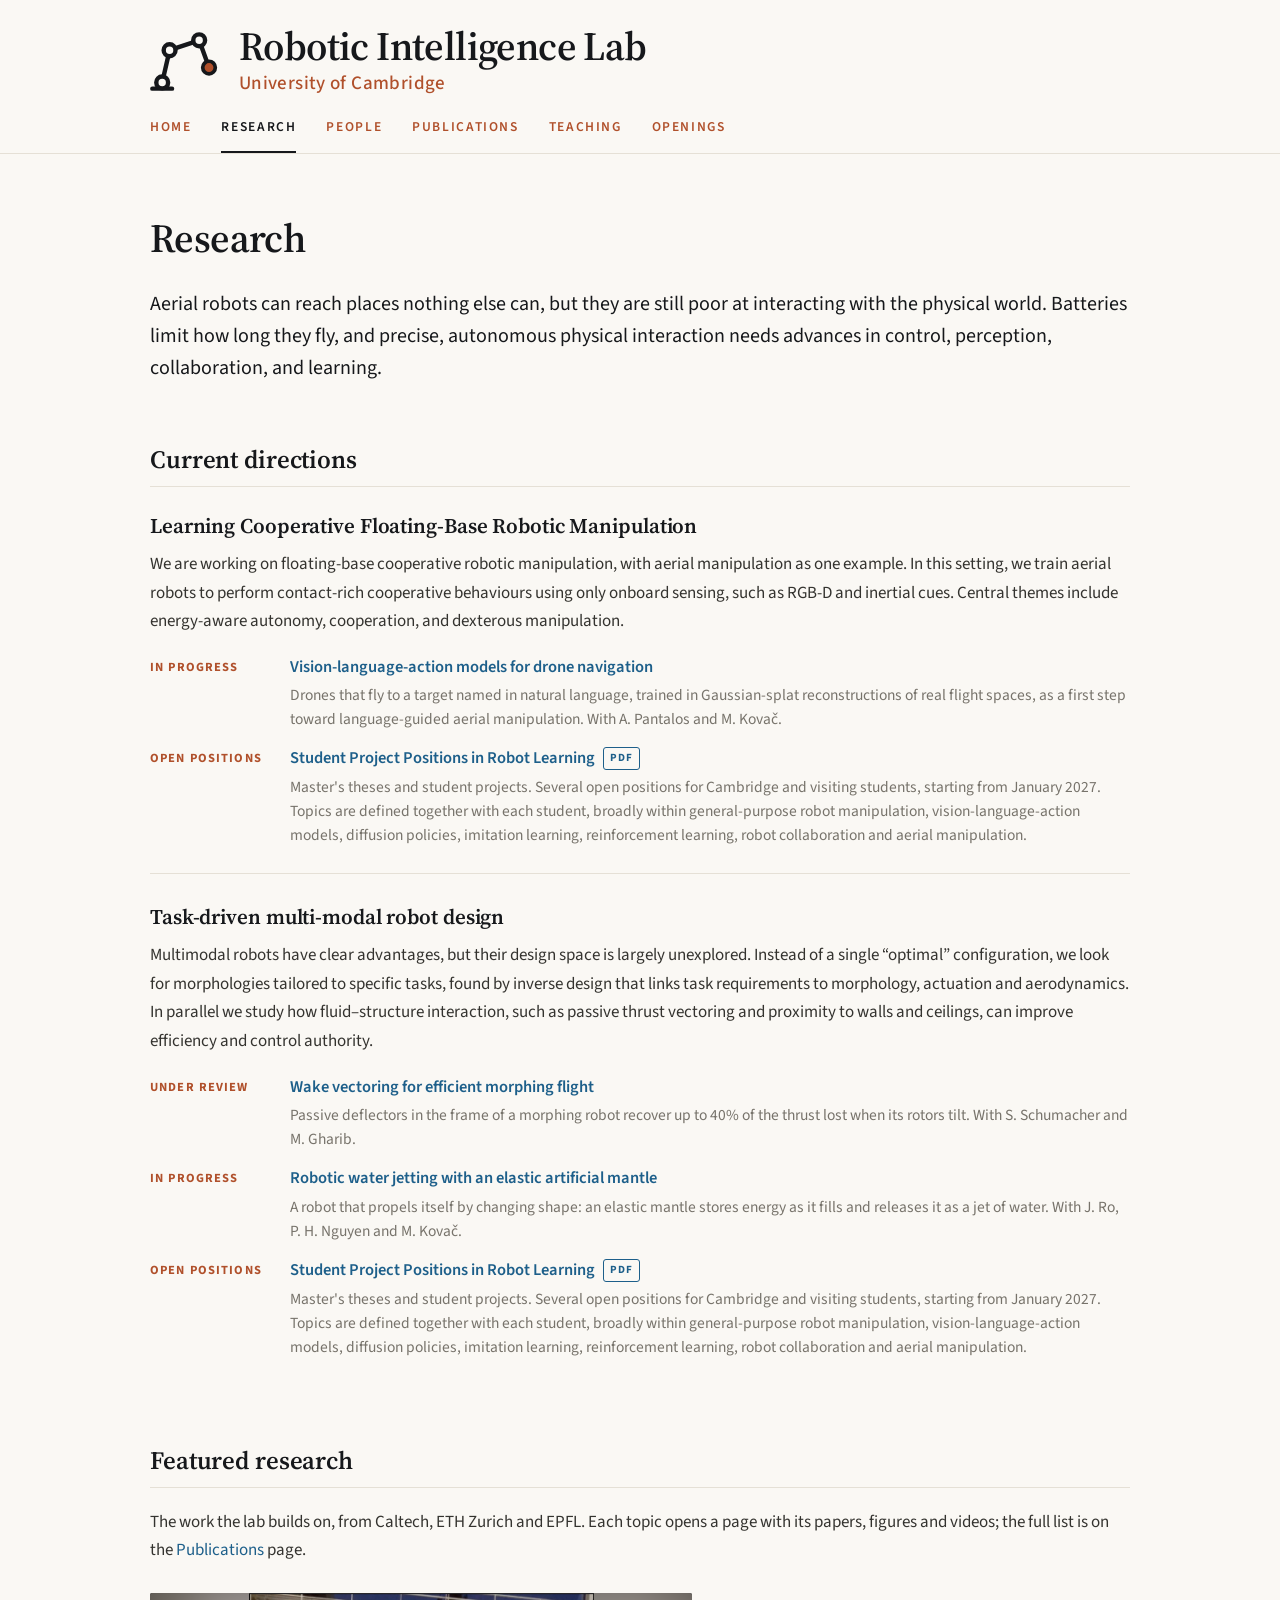
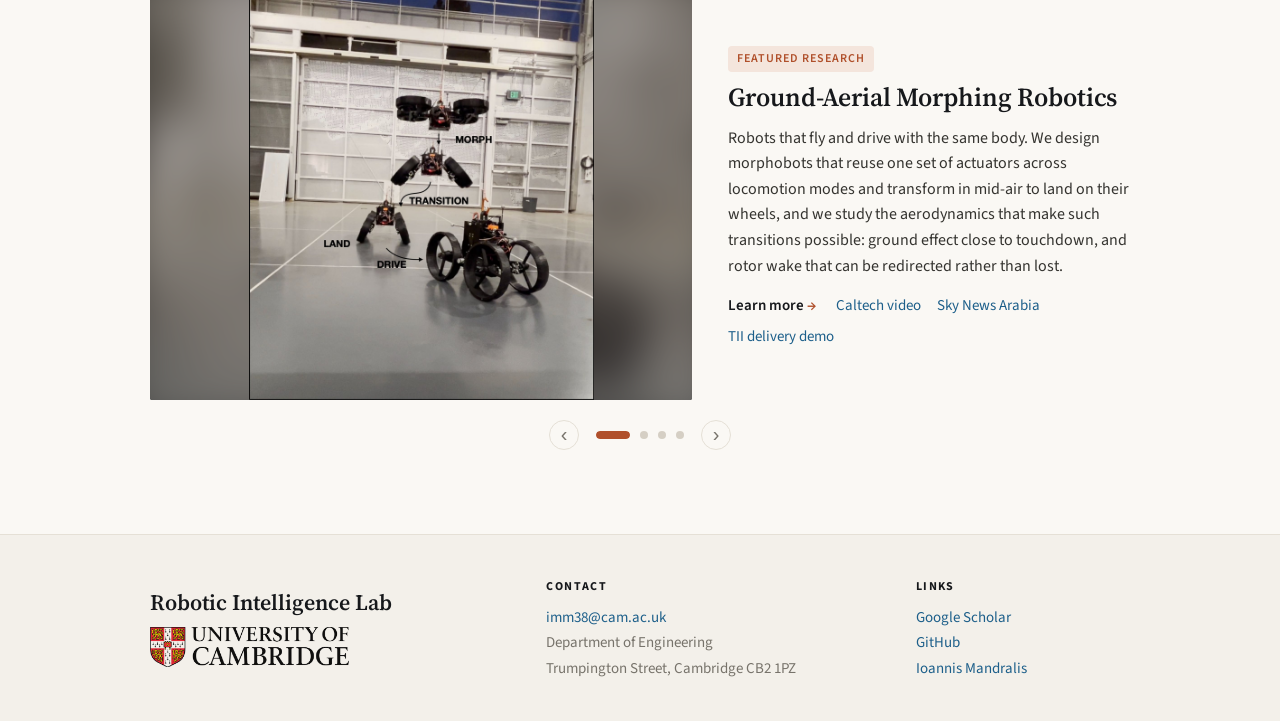
<file: research.html>
<!doctype html>
<html lang="en">
<head>
  <meta charset="utf-8">
  <meta name="viewport" content="width=device-width, initial-scale=1">
  <link rel="icon" href="favicon.ico" sizes="any">
  <link rel="icon" href="favicon.svg" type="image/svg+xml">
  <link rel="apple-touch-icon" href="apple-touch-icon.png">
  <title>Research &middot; Robotic Intelligence Lab</title>
  <meta name="description" content="Research at the Robotic Intelligence Lab: aerial manipulation via reinforcement learning and task-driven multi-modal robot design.">
  <link rel="preconnect" href="https://fonts.googleapis.com">
  <link rel="preconnect" href="https://fonts.gstatic.com" crossorigin>
  <link rel="stylesheet" href="https://fonts.googleapis.com/css2?family=Source+Sans+3:ital,wght@0,400;0,500;0,600;1,400&family=Source+Serif+4:opsz,wght@8..60,600&display=swap">
  <link rel="stylesheet" href="lab.css">
  <script src="logos/logo.js" defer></script>
</head>
<body>
<div class="frame">
  <header class="site-header">
    <div class="brand-row inner">
      <a class="brand" href="index.html">
        <img class="brand-mark" src="logos/lift.svg" alt="" aria-hidden="true">
        <span class="brand-text"><span class="brand-name">Robotic Intelligence Lab</span><span class="brand-sub">University of Cambridge</span></span>
      </a>
    </div>
    <div class="navbar">
      <nav class="nav inner" aria-label="Main">
        <a href="index.html">Home</a>
        <a href="research.html" aria-current="page">Research</a>
        <a href="people.html">People</a>
        <a href="publications.html">Publications</a>
        <a href="teaching.html">Teaching</a>
        <a href="openings.html">Openings</a>
      </nav>
    </div>
  </header>
  <main class="inner">

      <h1>Research</h1>
      <p class="lede">Aerial robots can reach places nothing else can, but they are still poor at interacting with the physical world. Batteries limit how long they fly, and precise, autonomous physical interaction needs advances in control, perception, collaboration, and learning.</p>

      <h2>Current directions</h2>
      <div class="direction" id="aerial-manipulation">
        <h3 class="dir-title">Learning Cooperative Floating-Base Robotic Manipulation </h3>
        <p>We are working on floating-base cooperative robotic manipulation, with aerial manipulation as one example. In this setting, we train aerial robots to perform contact-rich cooperative behaviours using only onboard sensing, such as RGB-D and inertial cues. Central themes include energy-aware autonomy, cooperation, and dexterous manipulation.</p>
        <ul class="ongoing">
          <li><span class="og-status">In progress</span><a href="research-vision-based-navigation.html#vla-drone-navigation">Vision-language-action models for drone navigation</a><span class="og-text">Drones that fly to a target named in natural language, trained in Gaussian-splat reconstructions of real flight spaces, as a first step toward language-guided aerial manipulation. With A. Pantalos and M. Kova&#269;.</span></li>
          <!-- briefs:aerial-manipulation -->
          <li class="og-brief"><span class="og-status">Open positions</span><a href="projects/student-project-positions-in-robot-learning.pdf" target="_blank" rel="noopener">Student Project Positions in Robot Learning<span class="og-pdf">PDF</span></a><span class="og-text">Master&#x27;s theses and student projects. Several open positions for Cambridge and visiting students, starting from January 2027. Topics are defined together with each student, broadly within general-purpose robot manipulation, vision-language-action models, diffusion policies, imitation learning, reinforcement learning, robot collaboration and aerial manipulation.</span></li>
          <!-- /briefs:aerial-manipulation -->
        </ul>
      </div>
      <div class="direction" id="multimodal-design">
        <h3 class="dir-title">Task-driven multi-modal robot design</h3>
        <p>Multimodal robots have clear advantages, but their design space is largely unexplored. Instead of a single &ldquo;optimal&rdquo; configuration, we look for morphologies tailored to specific tasks, found by inverse design that links task requirements to morphology, actuation and aerodynamics. In parallel we study how fluid&ndash;structure interaction, such as passive thrust vectoring and proximity to walls and ceilings, can improve efficiency and control authority.</p>
        <ul class="ongoing">
          <li><span class="og-status">Under review</span><a href="research-ground-aerial-robotics.html#wake-vectoring">Wake vectoring for efficient morphing flight</a><span class="og-text">Passive deflectors in the frame of a morphing robot recover up to 40% of the thrust lost when its rotors tilt. With S. Schumacher and M. Gharib.</span></li>
          <li><span class="og-status">In progress</span><a href="research-fluid-body-interaction.html#proteus">Robotic water jetting with an elastic artificial mantle</a><span class="og-text">A robot that propels itself by changing shape: an elastic mantle stores energy as it fills and releases it as a jet of water. With J. Ro, P. H. Nguyen and M. Kova&#269;.</span></li>
          <!-- briefs:multimodal-design -->
          <li class="og-brief"><span class="og-status">Open positions</span><a href="projects/student-project-positions-in-robot-learning.pdf" target="_blank" rel="noopener">Student Project Positions in Robot Learning<span class="og-pdf">PDF</span></a><span class="og-text">Master&#x27;s theses and student projects. Several open positions for Cambridge and visiting students, starting from January 2027. Topics are defined together with each student, broadly within general-purpose robot manipulation, vision-language-action models, diffusion policies, imitation learning, reinforcement learning, robot collaboration and aerial manipulation.</span></li>
          <!-- /briefs:multimodal-design -->
        </ul>
      </div>

      <h2>Featured research</h2>
      <p>The work the lab builds on, from Caltech, ETH Zurich and EPFL. Each topic opens a page with its papers, figures and videos; the full list is on the <a href="publications.html">Publications</a> page.</p>
      <div class="featured" id="featured" aria-roledescription="carousel" aria-label="Featured research">
        <div class="fx-viewport" tabindex="0">
          <article class="fx-slide is-active" id="fx-ground-aerial-robotics" aria-roledescription="slide" aria-label="1 of 4">
            <a class="fx-media" href="research-ground-aerial-robotics.html" tabindex="-1" aria-hidden="true" style="--fx-bg: url('images/featured/1a-i.jpg')">
              <img src="images/featured/1a-i.jpg" alt="" decoding="async">
            </a>
            <div class="fx-text">
              <p class="fx-meta"><span class="fx-tag">Featured research</span></p>
              <h2 class="fx-title"><a href="research-ground-aerial-robotics.html">Ground-Aerial Morphing Robotics</a></h2>
              <p class="fx-summary">Robots that fly and drive with the same body. We design morphobots that reuse one set of actuators across locomotion modes and transform in mid-air to land on their wheels, and we study the aerodynamics that make such transitions possible: ground effect close to touchdown, and rotor wake that can be redirected rather than lost.</p>
              <p class="fx-links">
              <a class="fx-learn" href="research-ground-aerial-robotics.html">Learn more <span aria-hidden="true">&rarr;</span></a>
              <a class="fx-extra" href="https://www.youtube.com/watch?v=5w7pl7xQGKM" target="_blank" rel="noopener">Caltech video</a>
              <a class="fx-extra" href="videos/IROS-demo-skyarabia-coverage.mp4" target="_blank" rel="noopener">Sky News Arabia</a>
              <a class="fx-extra" href="videos/TII-demo-video.mp4" target="_blank" rel="noopener">TII delivery demo</a>
              </p>
            </div>
          </article>
          <article class="fx-slide" id="fx-learning-based-control" aria-roledescription="slide" aria-label="2 of 4" aria-hidden="true">
            <a class="fx-media fx-blend" href="research-learning-based-control.html" tabindex="-1" aria-hidden="true" style="--fx-bg: url('images/featured/2a-i.jpg')">
              <img src="images/featured/2a-i.jpg" alt="" loading="lazy" decoding="async">
            </a>
            <div class="fx-text">
              <p class="fx-meta"><span class="fx-tag">Featured research</span></p>
              <h2 class="fx-title"><a href="research-learning-based-control.html">Learning-Based Control</a></h2>
              <p class="fx-summary">We combine machine learning with physics-based control so robots can move with agility and adapt to new conditions, while their behaviour stays interpretable.</p>
              <p class="fx-links">
              <a class="fx-learn" href="research-learning-based-control.html">Learn more <span aria-hidden="true">&rarr;</span></a>
              <a class="fx-extra" href="https://www.caltech.edu/about/news/scientists-teach-ai-to-navigate-ocean-with-minimal-energy" target="_blank" rel="noopener">Caltech News</a>
              </p>
            </div>
          </article>
          <article class="fx-slide" id="fx-fluid-body-interaction" aria-roledescription="slide" aria-label="3 of 4" aria-hidden="true">
            <a class="fx-media fx-blend" href="research-fluid-body-interaction.html" tabindex="-1" aria-hidden="true" style="--fx-bg: url('images/featured/2d-i.jpg')">
              <img src="images/featured/2d-i.jpg" alt="" loading="lazy" decoding="async">
            </a>
            <div class="fx-text">
              <p class="fx-meta"><span class="fx-tag">Featured research</span></p>
              <h2 class="fx-title"><a href="research-fluid-body-interaction.html">Fluid-Body Interaction and Flow Control</a></h2>
              <p class="fx-summary">Bodies and flows shape each other. We study how a deforming body sheds vorticity in order to move, and how a flow field can be prescribed in the first place: reinforcement learning finds the escape kinematics of larval fish under an energy budget, and a data-driven model turns a wall of fans into wind on demand.</p>
              <p class="fx-links">
              <a class="fx-learn" href="research-fluid-body-interaction.html">Learn more <span aria-hidden="true">&rarr;</span></a>
              </p>
            </div>
          </article>
          <article class="fx-slide" id="fx-vision-based-navigation" aria-roledescription="slide" aria-label="4 of 4" aria-hidden="true">
            <a class="fx-media" href="research-vision-based-navigation.html" tabindex="-1" aria-hidden="true" style="--fx-bg: url('images/featured/3a-i.jpg')">
              <img src="images/featured/3a-i.jpg" alt="" loading="lazy" decoding="async">
            </a>
            <div class="fx-text">
              <p class="fx-meta"><span class="fx-tag">Featured research</span></p>
              <h2 class="fx-title"><a href="research-vision-based-navigation.html">Vision-Based Navigation and Manipulation</a></h2>
              <p class="fx-summary">Perception that informs physical decisions. A robot with several ways to move should choose its route by what it will cost, not only by whether it is passable. We learn from camera images alone, and without human labels, how much energy the terrain ahead will demand, and plan with it.</p>
              <p class="fx-links">
              <a class="fx-learn" href="research-vision-based-navigation.html">Learn more <span aria-hidden="true">&rarr;</span></a>
              </p>
            </div>
          </article>
        </div>
        <div class="fx-controls">
          <button type="button" class="fx-arrow fx-prev" aria-label="Previous">&#8249;</button>
          <div class="fx-dots" aria-label="Choose slide">
            <button type="button" class="fx-dot is-active" data-go="0" aria-label="Slide 1: Ground-Aerial Morphing Robotics" aria-current="true"><span></span></button>
            <button type="button" class="fx-dot" data-go="1" aria-label="Slide 2: Learning-Based Control"><span></span></button>
            <button type="button" class="fx-dot" data-go="2" aria-label="Slide 3: Fluid-Body Interaction and Flow Control"><span></span></button>
            <button type="button" class="fx-dot" data-go="3" aria-label="Slide 4: Vision-Based Navigation and Manipulation"><span></span></button>
          </div>
          <button type="button" class="fx-arrow fx-next" aria-label="Next">&#8250;</button>
        </div>
      </div>

  </main>
  <footer class="site-footer">
    <div class="inner">
      <div class="foot-brand">
        <p class="lab">Robotic Intelligence Lab</p>
        <a class="uni-logo" href="https://www.eng.cam.ac.uk/"><img src="media/cambridge-logo.png" alt="University of Cambridge" width="174" height="35"></a>
      </div>
      <div>
        <h4>Contact</h4>
        <p><a href="mailto:imm38@cam.ac.uk">imm38@cam.ac.uk</a><br>Department of Engineering<br>Trumpington Street, Cambridge CB2 1PZ</p>
      </div>
      <div>
        <h4>Links</h4>
        <ul>
          <li><a href="https://scholar.google.com/citations?hl=en&user=56UwRyEAAAAJ">Google Scholar</a></li>
          <li><a href="https://github.com/mandralis">GitHub</a></li>
          <li><a href="people.html">Ioannis Mandralis</a></li>
        </ul>
      </div>
    </div>
  </footer>
</div>
  <script src="featured.js" defer></script>
</body>
</html>
</file>
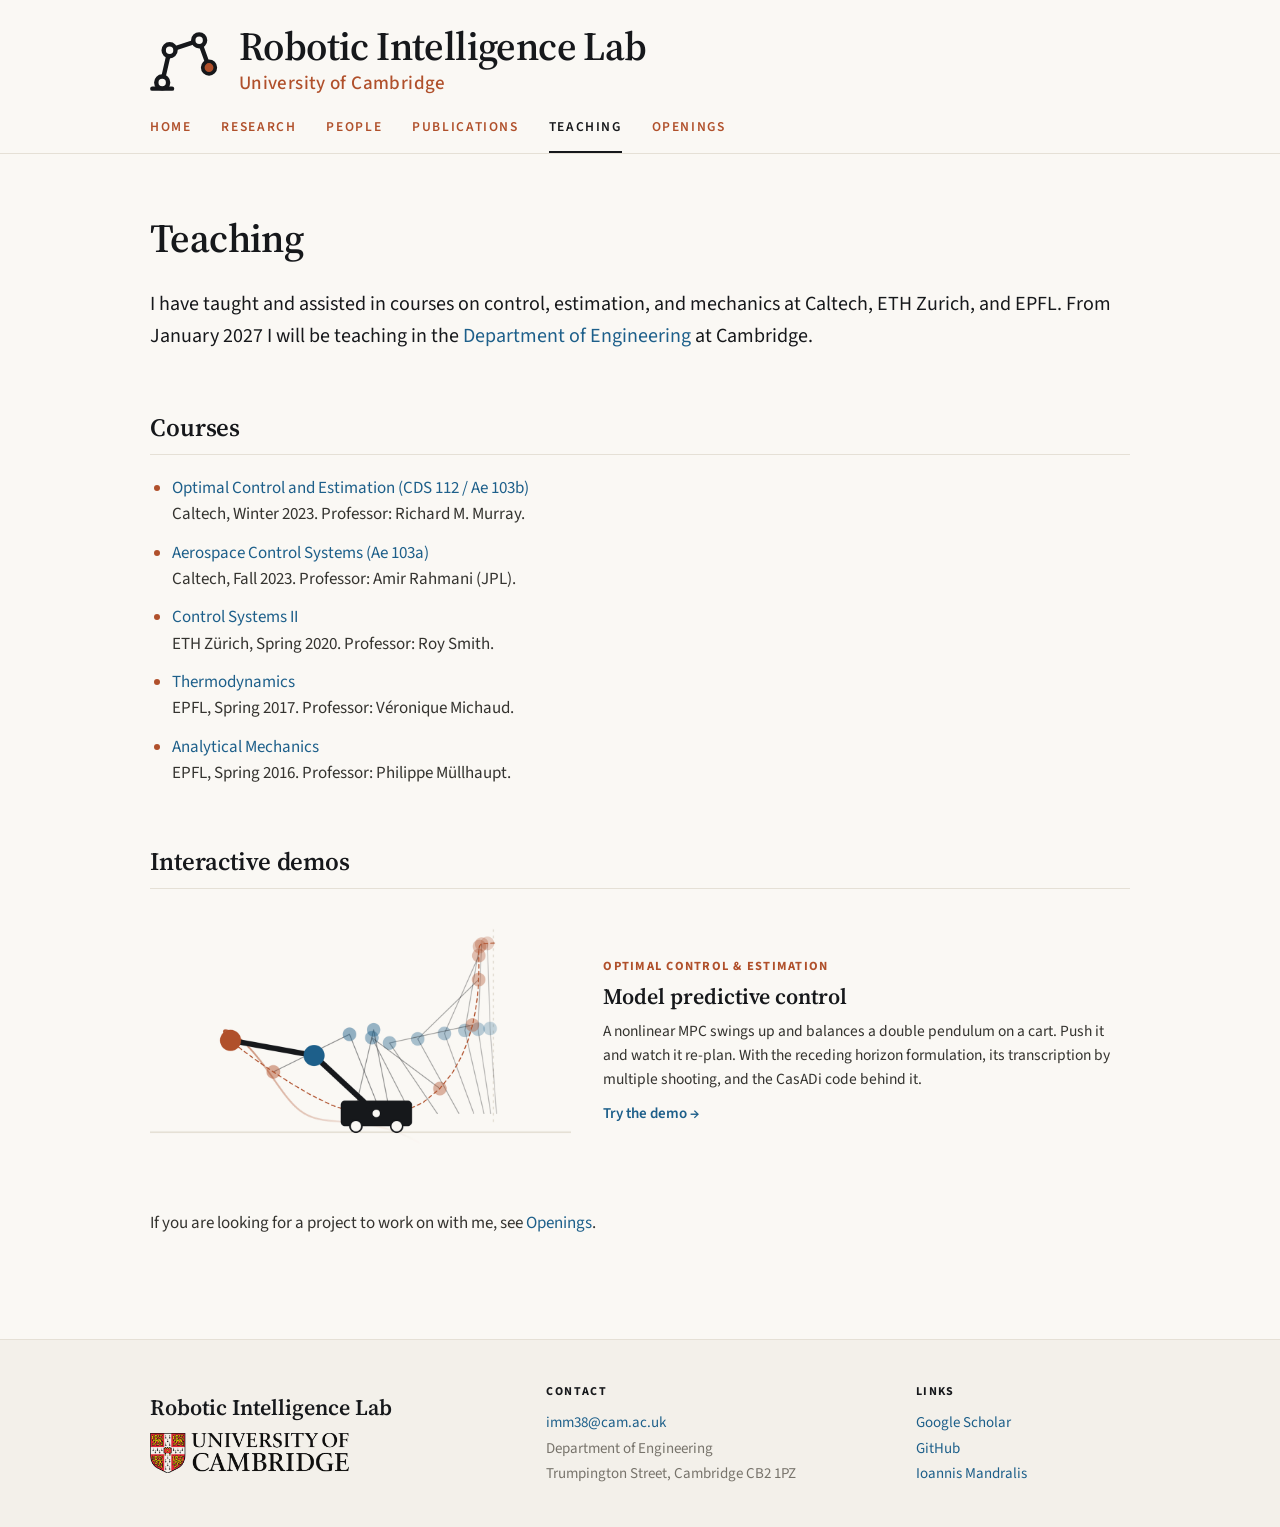
<file: teaching.html>
<!doctype html>
<html lang="en">
<head>
  <meta charset="utf-8">
  <meta name="viewport" content="width=device-width, initial-scale=1">
  <link rel="icon" href="favicon.ico" sizes="any">
  <link rel="icon" href="favicon.svg" type="image/svg+xml">
  <link rel="apple-touch-icon" href="apple-touch-icon.png">
  <title>Teaching &middot; Robotic Intelligence Lab</title>
  <meta name="description" content="Teaching in control, estimation and robotics, and student projects supervised.">
  <link rel="preconnect" href="https://fonts.googleapis.com">
  <link rel="preconnect" href="https://fonts.gstatic.com" crossorigin>
  <link rel="stylesheet" href="https://fonts.googleapis.com/css2?family=Source+Sans+3:ital,wght@0,400;0,500;0,600;1,400&family=Source+Serif+4:opsz,wght@8..60,600&display=swap">
  <link rel="stylesheet" href="lab.css">
  <link rel="stylesheet" href="demos/nmpc/demo.css">
  <script src="logos/logo.js" defer></script>
</head>
<body>
<div class="frame">
  <header class="site-header">
    <div class="brand-row inner">
      <a class="brand" href="index.html">
        <img class="brand-mark" src="logos/lift.svg" alt="" aria-hidden="true">
        <span class="brand-text"><span class="brand-name">Robotic Intelligence Lab</span><span class="brand-sub">University of Cambridge</span></span>
      </a>
    </div>
    <div class="navbar">
      <nav class="nav inner" aria-label="Main">
        <a href="index.html">Home</a>
        <a href="research.html">Research</a>
        <a href="people.html">People</a>
        <a href="publications.html">Publications</a>
        <a href="teaching.html" aria-current="page">Teaching</a>
        <a href="openings.html">Openings</a>
      </nav>
    </div>
  </header>
  <main class="inner">

      <h1>Teaching</h1>

      <p class="lede">
        I have taught and assisted in courses on control, estimation, and mechanics at
        Caltech, ETH Zurich, and EPFL. From January 2027 I will be teaching in the
        <a href="https://www.eng.cam.ac.uk/">Department of Engineering</a> at Cambridge.
      </p>

      <h2>Courses</h2>
      <ul class="course-list">
        <li>
          <a href="https://murray.cds.caltech.edu/CDS_112/Ae_103b,_Winter_2023">Optimal Control and Estimation (CDS 112 / Ae 103b)</a>
          <br>Caltech, Winter 2023. Professor: Richard M. Murray.
        </li>
        <li>
          <a href="https://aerospace.caltech.edu/academics/courses/ae-103-ab">Aerospace Control Systems (Ae 103a)</a>
          <br>Caltech, Fall 2023. Professor: Amir Rahmani (JPL).
        </li>
        <li>
          <a href="https://idsc.ethz.ch/education/lectures/control-systems-ii.html">Control Systems II</a>
          <br>ETH Z&uuml;rich, Spring 2020. Professor: Roy Smith.
        </li>
        <li>
          <a href="https://edu.epfl.ch/coursebook/fr/thermodynamics-and-energetics-ii-ME-351">Thermodynamics</a>
          <br>EPFL, Spring 2017. Professor: V&eacute;ronique Michaud.
        </li>
        <li>
          <a href="https://edu.epfl.ch/coursebook/fr/physique-generale-mecanique-PHYS-101-D">Analytical Mechanics</a>
          <br>EPFL, Spring 2016. Professor: Philippe M&uuml;llhaupt.
        </li>
      </ul>

      <h2>Interactive demos</h2>
      <a class="demo-card" href="mpc-demo.html">
        <img src="images/teaching/nmpc-demo.png" alt="A cart swinging up a two-link pendulum, with the controller's planned motion drawn as fading copies of the pendulum" width="1200" height="750" loading="lazy">
        <div>
          <p class="dc-tag">Optimal Control &amp; Estimation</p>
          <p class="dc-title">Model predictive control</p>
          <p class="dc-text">A nonlinear MPC swings up and balances a double pendulum on a cart. Push it and watch it re-plan. With the receding horizon formulation, its transcription by multiple shooting, and the CasADi code behind it.</p>
          <p class="dc-go">Try the demo <span>&rarr;</span></p>
        </div>
      </a>

      <p style="margin-top: 36px">
        If you are looking for a project to work on with me, see <a href="openings.html">Openings</a>.
      </p>

  </main>
  <footer class="site-footer">
    <div class="inner">
      <div class="foot-brand">
        <p class="lab">Robotic Intelligence Lab</p>
        <a class="uni-logo" href="https://www.eng.cam.ac.uk/"><img src="media/cambridge-logo.png" alt="University of Cambridge" width="174" height="35"></a>
      </div>
      <div>
        <h4>Contact</h4>
        <p><a href="mailto:imm38@cam.ac.uk">imm38@cam.ac.uk</a><br>Department of Engineering<br>Trumpington Street, Cambridge CB2 1PZ</p>
      </div>
      <div>
        <h4>Links</h4>
        <ul>
          <li><a href="https://scholar.google.com/citations?hl=en&user=56UwRyEAAAAJ">Google Scholar</a></li>
          <li><a href="https://github.com/mandralis">GitHub</a></li>
          <li><a href="people.html">Ioannis Mandralis</a></li>
        </ul>
      </div>
    </div>
  </footer>
</div>
</body>
</html>
</file>
<file: lab.css>
/* Robotic Intelligence Lab — University of Cambridge
   Full-width bands (header, menu, footer); text and media sit in one centred
   column. Type: Source Serif 4 for the lab name and titles, Source Sans 3 for
   the rest. Colour: ink for structure, rust for highlights, blue for links. */

:root {
  --bg: #faf8f4;          /* page: exactly the tint baked into the site's figures, so they melt in */
  --panel: #f3f0ea;       /* footer */
  --ink: #16181b;         /* lab name, titles, menu band */
  --text: #34332f;
  --muted: #77736b;
  --rule: #e5e0d6;
  --accent: #1d5f8a;      /* blue: links */
  --accent-deep: #154a6d;
  --accent-soft: #e3eef5;
  --warm: #b0502b;        /* rust: University of Cambridge, dates, highlights */
  --warm-soft: #f4e5dc;
  --serif: "Source Serif 4", Georgia, "Times New Roman", serif;
  --sans: "Source Sans 3", -apple-system, BlinkMacSystemFont, "Segoe UI", Roboto, "Helvetica Neue", Arial, sans-serif;
  --col: 980px;           /* width of the text and media column */
  --sub: 19px;            /* "University of Cambridge" in the header */
  --sub-gap: 6px;
  --name: 40px;           /* the lab name in the header; the logo matches the height of the name + "University of Cambridge" */
  --ease: cubic-bezier(.2, .65, .3, 1);
}

* { box-sizing: border-box; }
html { background: var(--bg); -webkit-text-size-adjust: 100%; }
body {
  margin: 0; background: var(--bg); color: var(--text);
  font-family: var(--sans); font-size: 17px; line-height: 1.68;
  font-optical-sizing: auto; -webkit-font-smoothing: antialiased; text-rendering: optimizeLegibility;
}
img, video { max-width: 100%; display: block; }
a { color: var(--accent); text-decoration: none; transition: color .2s; }
a:hover { color: var(--accent-deep); text-decoration: underline; text-underline-offset: 3px; text-decoration-thickness: 1px; }
::selection { background: var(--warm-soft); }

.frame { min-height: 100vh; display: flex; flex-direction: column; }
.inner { width: 100%; max-width: calc(var(--col) + 80px); margin-inline: auto; padding-inline: 40px; }
main.inner { flex: 1; }

/* ---------- header: a large lab name, then the menu band ---------- */
.site-header { background: var(--bg); }
.site-header .brand-row { padding-block: 22px 16px; }
.brand { display: inline-flex; align-items: center; gap: 20px; color: var(--ink); }
.brand:hover { color: var(--ink); text-decoration: none; }
/* the mark is as tall as the two lines of text beside it (top of the lab name to the foot of "University of Cambridge") */
.brand-mark { display: block; flex: none; width: auto;
  height: calc(var(--name) * 1.02 + var(--sub-gap) + var(--sub) * 1.2 - 11px); margin-top: 1px; }  /* from the top of the lab name to the baseline of "University of Cambridge" */
.brand-text { display: block; }
.brand-name { display: block; font-family: var(--serif); font-size: var(--name); font-weight: 600; line-height: 1.02; letter-spacing: -.015em; }
.brand-sub { display: block; margin-top: var(--sub-gap); font-size: var(--sub); font-weight: 500; letter-spacing: .02em; color: var(--warm); line-height: 1.2; }

.navbar { background: var(--ink); }
.nav { display: flex; flex-wrap: wrap; gap: 0 34px; }
.nav a {
  position: relative; display: block; padding: 14px 0 13px;
  font-size: 13.5px; font-weight: 600; letter-spacing: .11em; text-transform: uppercase; color: #bdb9b1;
}
.nav a:hover { color: #fff; text-decoration: none; }
.nav a::after {
  content: ""; position: absolute; left: 0; right: 0; bottom: 0; height: 3px;
  background: var(--warm); transform: scaleX(0); transition: transform .3s var(--ease);
}
.nav a:hover::after { transform: scaleX(.5); }
.nav a[aria-current="page"] { color: #fff; }
.nav a[aria-current="page"]::after { transform: scaleX(1); }

/* ---------- content ---------- */
main { padding-block: 60px 84px; }
h1, h2, h3 { color: var(--ink); font-weight: 600; line-height: 1.2; }
h1, h2 { font-family: var(--serif); }
h1 { font-size: 40px; margin: 0 0 26px; letter-spacing: -.015em; }
h2 { font-size: 25px; margin: 60px 0 20px; padding-bottom: 12px; border-bottom: 1px solid var(--rule); letter-spacing: -.005em; }
h3 { font-size: 12.5px; font-weight: 700; letter-spacing: .12em; text-transform: uppercase; color: var(--warm); margin: 32px 0 12px; }
p { margin: 0 0 18px; }
.lede { font-size: 20px; line-height: 1.6; color: var(--ink); }
strong { color: var(--ink); font-weight: 600; }
hr { border: 0; border-top: 1px solid var(--rule); margin: 44px 0; }

figure { margin: 8px 0 36px; }
figure img, figure video { width: 100%; }
figcaption { margin-top: 12px; font-size: 14.5px; font-style: italic; color: var(--muted); line-height: 1.5; }

ul.bullets, ul.course-list, ul.student-list { padding-left: 22px; margin: 0 0 18px; }
ul.bullets li, ul.course-list li, ul.student-list li { margin-bottom: 12px; line-height: 1.55; }
ul.bullets li::marker, ul.course-list li::marker, ul.student-list li::marker { color: var(--warm); }

/* news: date, headline, one line of detail */
ul.news { list-style: none; padding: 0; margin: 0; }
ul.news li { display: grid; grid-template-columns: 116px minmax(0, 1fr); gap: 24px; padding: 20px 0; border-bottom: 1px solid var(--rule); }
ul.news li p { margin: 0; }
ul.news .date { color: var(--warm); font-size: 13px; font-weight: 700; letter-spacing: .09em; text-transform: uppercase; padding-top: 3px; font-variant-numeric: tabular-nums; }
ul.news .n-title { color: var(--ink); font-weight: 600; font-size: 17.5px; line-height: 1.4; }
ul.news .n-text { color: var(--muted); font-size: 15.5px; line-height: 1.55; margin-top: 4px; }

/* people */
.person { display: grid; grid-template-columns: 200px minmax(0, 1fr); gap: 36px; align-items: start; }
.person img { width: 200px; height: 200px; object-fit: cover; border-radius: 3px; }
.person .name { margin: 0; font-family: var(--serif); font-size: 24px; font-weight: 600; color: var(--ink); line-height: 1.2; }
.person .role { margin: 4px 0 14px; color: var(--warm); font-size: 15.5px; font-weight: 500; }

.muted-note { color: var(--muted); font-size: 16px; max-width: 72ch; }
ul.students { list-style: none; margin: 8px 0 0; padding: 0; }
ul.students li {
  display: grid; grid-template-columns: 76px minmax(0, 1fr) minmax(0, 1.25fr); gap: 4px 24px; align-items: baseline;
  padding: 13px 0; border-bottom: 1px solid var(--rule);
}
ul.students li:first-child { border-top: 1px solid var(--rule); }
.s-year { color: var(--warm); font-size: 13px; font-weight: 700; letter-spacing: .06em; font-variant-numeric: tabular-nums; }
.s-name { color: var(--ink); font-weight: 600; font-size: 16.5px; }
.s-name small { display: block; font-weight: 400; font-size: 14px; color: var(--muted); margin-top: 1px; }
.s-work { color: var(--text); font-size: 15.5px; }
.s-work small { display: block; font-size: 14px; color: var(--muted); margin-top: 1px; }
.s-work em { display: block; font-style: normal; font-size: 14px; color: var(--warm); margin-top: 1px; }

/* ==========================================================================
   Featured research carousel (home page) — the same component as on the
   personal site (javascripts/featured.js there, featured.js here), restyled.
   ========================================================================== */
.featured { margin: 44px 0 0; container-type: inline-size; container-name: fx; }
.fx-viewport { display: grid; outline: none; }
.fx-slide {
  grid-area: 1 / 1; display: grid; grid-template-columns: 1fr; gap: 18px;
  opacity: 0; visibility: hidden; transition: opacity .6s var(--ease), visibility 0s linear .6s;
}
.fx-slide.is-active { opacity: 1; visibility: visible; transition: opacity .6s var(--ease), visibility 0s; }

/* image shown whole; a blurred copy fills the frame where its shape differs */
a.fx-media {
  position: relative; display: block; width: 100%; aspect-ratio: 4 / 3; overflow: hidden;
  background: #1d1f22; isolation: isolate; border-radius: 2px;
}
.fx-media::before {
  content: ""; position: absolute; inset: -30px; z-index: -1;
  background: var(--fx-bg) center / cover no-repeat;
  filter: blur(22px) saturate(1.1) brightness(.72);
}
a.fx-media.fx-blend { background: var(--bg); }
.fx-media.fx-blend::before { display: none; }
.fx-media img { width: 100%; height: 100%; object-fit: contain; display: block; }

.fx-text { align-self: center; }
.fx-meta { margin: 0 0 10px; }
.fx-tag {
  display: inline-block; font-size: 12px; font-weight: 600; letter-spacing: .08em; text-transform: uppercase;
  color: var(--warm); background: var(--warm-soft); padding: 3px 9px; border-radius: 4px;
}
.fx-title { font-family: var(--serif); font-size: 26px; line-height: 1.2; margin: 0 0 12px; padding: 0; border: 0; }
.fx-title::before { display: none; }
.fx-title a { color: var(--ink); }
.fx-title a:hover { color: var(--accent); text-decoration: none; }
.fx-summary { margin: 0 0 14px; font-size: 16px; line-height: 1.6; color: var(--text); }
.fx-links { display: flex; flex-wrap: wrap; align-items: baseline; gap: 6px 16px; margin: 0; font-size: 15px; }
.fx-learn { color: var(--ink); font-weight: 600; margin-right: 4px; }
.fx-learn span { display: inline-block; color: var(--warm); transition: transform .3s var(--ease); }
.fx-learn:hover span { transform: translateX(4px); }

.fx-controls {
  display: flex; align-items: center; justify-content: center; gap: 14px;
  margin-top: 20px;
}
.fx-arrow {
  width: 30px; height: 30px; border-radius: 50%; border: 1px solid var(--rule); background: transparent;
  color: var(--muted); font-size: 20px; line-height: 1; padding: 0 0 2px; cursor: pointer;
  transition: color .2s, border-color .2s, background .2s;
}
.fx-arrow:hover { color: var(--accent); border-color: var(--accent); background: #fff; }
.fx-dots { display: flex; align-items: center; gap: 4px; }
.fx-dot { border: 0; background: none; padding: 8px 3px; cursor: pointer; }
.fx-dot span {
  position: relative; display: block; overflow: hidden; width: 8px; height: 8px; border-radius: 999px;
  background: #d5cfc4; transition: width .45s var(--ease), background .3s;
}
.fx-dot:hover span { background: #b3ac9f; }
.fx-dot.is-active span { width: 34px; background: var(--warm-soft); }
.fx-dot.is-active span::after {
  content: ""; position: absolute; inset: 0; background: var(--warm); border-radius: inherit;
  transform-origin: left; transform: scaleX(1);
}
.fx-playing .fx-dot.is-active span::after { animation: fx-fill var(--fx-delay, 7s) linear both; }
@keyframes fx-fill { from { transform: scaleX(0); } to { transform: scaleX(1); } }
.fx-dot:focus-visible, .fx-arrow:focus-visible, .fx-learn:focus-visible, .fx-title a:focus-visible {
  outline: 2px solid var(--accent); outline-offset: 3px; border-radius: 2px;
}
@container fx (min-width: 700px) {
  .fx-slide { grid-template-columns: minmax(0, 1.35fr) minmax(0, 1fr); gap: 36px; align-items: center; }
  .fx-title { font-size: 26px; }
}

.featured + h2 { margin-top: 36px; }
ul.news li:first-child { padding-top: 4px; }

/* ---------- footer: the lab, contact, links ---------- */
.site-footer { background: var(--panel); border-top: 1px solid var(--rule); font-size: 15px; color: var(--muted); }
.site-footer .inner { display: grid; grid-template-columns: minmax(0, 1.3fr) minmax(0, 1.2fr) minmax(0, .8fr); gap: 24px 48px; padding-block: 40px 40px; }
.site-footer .foot-brand { display: flex; flex-direction: column; align-items: flex-start; justify-content: center; }
.site-footer .lab { font-family: var(--serif); font-size: 22px; font-weight: 600; color: var(--ink); margin: 0; line-height: 1.2; }
.site-footer .uni-logo { display: inline-block; margin-top: 12px; }
.site-footer .uni-logo img { height: 40px; width: auto; mix-blend-mode: multiply; }
.site-footer h4 { margin: 2px 0 8px; font-size: 12px; font-weight: 700; letter-spacing: .12em; text-transform: uppercase; color: var(--ink); }
.site-footer p { margin: 0; line-height: 1.7; }
.site-footer ul { list-style: none; margin: 0; padding: 0; line-height: 1.7; }

/* ---------- publications: numbered references (IEEE style) ---------- */
ol.refs { list-style: none; margin: 0 0 12px; padding: 0; }
ol.refs li { display: grid; grid-template-columns: 48px minmax(0, 1fr); gap: 8px; padding: 14px 0; border-bottom: 1px solid var(--rule); line-height: 1.6; font-size: 16px; }
.ref-tag { color: var(--warm); font-weight: 700; font-size: 13.5px; padding-top: 2px; font-variant-numeric: tabular-nums; }
.ref-links { white-space: nowrap; }
.ref-links a { font-size: 14px; font-weight: 600; margin-left: 8px; }

/* ---------- narrow screens ---------- */
@media (max-width: 760px) {
  .inner { padding-inline: 24px; }
  .site-header .brand-row { padding-block: 16px 12px; }
  .brand { gap: 14px; }
  :root { --name: 27px; --sub: 15.5px; --sub-gap: 4px; }
  .nav { gap: 0 20px; }
  .nav a { padding: 11px 0 10px; font-size: 12.5px; }
  main { padding-block: 40px 56px; }
  h1 { font-size: 32px; }
  .lede { font-size: 18px; }
  h2 { margin-top: 48px; }
  .site-footer .inner { grid-template-columns: 1fr; }
  ul.students li { grid-template-columns: 64px minmax(0, 1fr); }
  .s-work { grid-column: 2; }
}
@media (max-width: 480px) {
  body { font-size: 16.5px; }
  .inner { padding-inline: 20px; }
  .person { grid-template-columns: 1fr; gap: 20px; }
  .person img { width: 160px; height: 160px; }
  ul.news li { grid-template-columns: 1fr; gap: 4px; }
  ol.refs li { grid-template-columns: 1fr; gap: 2px; }
  .ref-links { white-space: normal; }
}
@media (prefers-reduced-motion: reduce) {
  .fx-slide, .fx-slide.is-active, .fx-dot span, .fx-learn span, .nav a::after { transition: none; }
}

/* ---------- menu as plain rust links under the lab name (no band) ---------- */
.navbar { background: transparent; border-bottom: 1px solid var(--rule); }
.nav { gap: 0 30px; }
.nav a { padding: 4px 0 14px; font-size: 13.5px; letter-spacing: .12em; color: var(--warm); }
.nav a:hover { color: var(--ink); }
.nav a[aria-current="page"] { color: var(--ink); }
.nav a::after { height: 2px; background: var(--ink); }
.site-header .brand-row { padding-block: 26px 12px; }

/* ---------- research direction pages (linked from the carousel) ---------- */
.crumbs { font-size: 13px; font-weight: 700; letter-spacing: .1em; text-transform: uppercase; color: var(--muted); margin: 0 0 14px; }
.crumbs a { color: var(--warm); }
.crumbs span { margin: 0 6px; color: var(--rule); }
.coverage { font-size: 15.5px; color: var(--muted); }
.paper { display: grid; grid-template-columns: minmax(0, 1fr) minmax(0, 1.15fr); gap: 20px 48px; align-items: start; padding: 44px 0; border-top: 1px solid var(--rule); }
.paper:first-of-type { margin-top: 36px; }
.paper.no-figs { grid-template-columns: minmax(0, 1fr); }
.paper.no-figs .paper-text { max-width: 72ch; }
.paper-meta { margin: 0 0 8px; color: var(--warm); font-size: 13px; font-weight: 700; letter-spacing: .09em; text-transform: uppercase; }
h2.paper-title { font-size: 25px; line-height: 1.25; margin: 0 0 10px; padding: 0; border: 0; }
.paper-authors { color: var(--muted); font-size: 15.5px; margin-bottom: 14px; }
.paper-authors strong { color: var(--text); font-weight: 600; }
.paper-links { display: flex; flex-wrap: wrap; gap: 6px 18px; font-size: 15px; font-weight: 600; }
.paper-figs { display: grid; gap: 28px; }
.paper-figs figure { margin: 0; }
.paper-figs img { width: 100%; }
.paper-figs video { width: 100%; background: #000; }
.paper-figs .tall img { width: auto; max-width: 100%; max-height: 540px; margin-inline: auto; }
.paper-figs figcaption { font-style: normal; font-size: 14.5px; line-height: 1.55; color: var(--muted); }
.paper-figs figcaption strong { color: var(--ink); }
.more-dirs { margin-top: 12px; padding-top: 28px; border-top: 1px solid var(--rule); font-size: 15.5px; line-height: 1.8; }
.more-dirs span { display: block; font-size: 12.5px; font-weight: 700; letter-spacing: .12em; text-transform: uppercase; color: var(--ink); margin-bottom: 4px; }
@media (max-width: 860px) { .paper { grid-template-columns: 1fr; } }

/* sticky text: a paper's text stays in view while its figures scroll past */
.paper-text { position: sticky; top: 32px; }
.paper.no-figs .paper-text { position: static; }
@media (max-width: 860px) { .paper-text { position: static; } }
/* carousel images drawn on the page tint sit straight on the page */
.fx-media.fx-blend img { mix-blend-mode: normal; }  /* figures are pre-tinted to the page colour; multiplying would darken them */

/* ---------- research page: current directions and ongoing work ---------- */
.direction { padding: 6px 0 26px; }
.direction + .direction { border-top: 1px solid var(--rule); padding-top: 30px; }
h3.dir-title { font-family: var(--serif); font-size: 21px; font-weight: 600; letter-spacing: -.005em; text-transform: none; color: var(--ink); margin: 0 0 12px; }
ul.ongoing { list-style: none; margin: 18px 0 0; padding: 0; display: grid; gap: 14px; }
ul.ongoing li { display: grid; grid-template-columns: 116px minmax(0, 1fr); gap: 2px 24px; }
.og-status { grid-row: span 2; color: var(--warm); font-size: 12.5px; font-weight: 700; letter-spacing: .09em; text-transform: uppercase; padding-top: 3px; }
ul.ongoing a { font-weight: 600; font-size: 16.5px; }
.og-text { color: var(--muted); font-size: 15.5px; line-height: 1.55; }
.og-pdf { display: inline-block; margin-left: 8px; padding: 1px 6px; border: 1px solid currentColor; border-radius: 3px; font-size: 11px; font-weight: 700; letter-spacing: .08em; vertical-align: 2px; }
ul.ongoing + p, ul.ongoing + p + p { margin-top: 24px; }
h2 + p + .featured { margin-top: 28px; }
@media (max-width: 480px) { ul.ongoing li { grid-template-columns: 1fr; } .og-status { grid-row: auto; } }
</file>
<file: demos/nmpc/demo.css>
/* Interactive NMPC demo (mpc-demo.html). Uses the palette in lab.css. */

.mpc-demo { margin: 36px 0 12px; }
.mpc-stage {
  position: relative; width: 100%; aspect-ratio: 16 / 8.6;
  background: transparent; border: 1px solid var(--rule); border-radius: 3px; overflow: hidden;
}
.mpc-stage canvas { display: block; width: 100%; height: 100%; touch-action: none; cursor: grab; }
.mpc-stage canvas.dragging { cursor: grabbing; }

.mpc-status {
  position: absolute; top: 12px; left: 14px; display: inline-flex; align-items: center; gap: 8px;
  font-size: 12.5px; font-weight: 700; letter-spacing: .1em; text-transform: uppercase; color: var(--ink);
  background: rgba(250, 248, 244, .9); border: 1px solid var(--rule); border-radius: 999px; padding: 3px 12px 3px 10px;
  pointer-events: none;
}
.mpc-status .dot { width: 8px; height: 8px; border-radius: 50%; background: var(--muted); transition: background .3s; }
.mpc-status[data-state="balancing"] .dot { background: #2f7d4f; }
.mpc-status[data-state="swinging"] .dot,
.mpc-status[data-state="recovering"] .dot { background: var(--warm); }
.mpc-status[data-state="off"] .dot { background: #9a958c; }

.mpc-hint {
  position: absolute; right: 14px; bottom: 12px; font-size: 13.5px; color: var(--muted);
  pointer-events: none; transition: opacity .6s var(--ease);
}
.mpc-hint.gone { opacity: 0; }

.mpc-chart { height: 74px; margin-top: 8px; border: 1px solid var(--rule); border-radius: 3px; background: transparent; }
.mpc-chart canvas { display: block; width: 100%; height: 100%; }

.mpc-toolbar { display: flex; flex-wrap: wrap; justify-content: space-between; align-items: center; gap: 12px 24px; margin-top: 16px; }
.mpc-buttons { display: flex; flex-wrap: wrap; gap: 8px; }
.mpc-buttons button {
  font: inherit; font-size: 14.5px; font-weight: 600; color: var(--ink); background: #fff;
  border: 1px solid var(--rule); border-radius: 4px; padding: 6px 13px; cursor: pointer;
  transition: border-color .2s, color .2s, background .2s;
}
.mpc-buttons button:hover { border-color: var(--accent); color: var(--accent); }
.mpc-buttons button:active { background: var(--accent-soft); }
.mpc-buttons button[data-act="reset"] { color: #fff; background: var(--ink); border-color: var(--ink); }
.mpc-buttons button[data-act="reset"]:hover { background: var(--accent-deep); border-color: var(--accent-deep); color: #fff; }
.mpc-buttons button[data-act="shove"] { color: var(--warm); }
.mpc-buttons button[data-act="shove"]:hover { border-color: var(--warm); background: var(--warm-soft); }
.mpc-buttons button:focus-visible, .mpc-toggles input:focus-visible { outline: 2px solid var(--accent); outline-offset: 2px; }

.mpc-toggles { display: flex; flex-wrap: wrap; gap: 6px 20px; font-size: 15px; color: var(--text); }
.mpc-toggles label { display: inline-flex; align-items: center; gap: 7px; cursor: pointer; user-select: none; }
.mpc-toggles input { accent-color: var(--accent); width: 15px; height: 15px; margin: 0; }

.mpc-readout {
  display: flex; flex-wrap: wrap; gap: 4px 26px; margin: 14px 0 0; font-size: 14.5px; color: var(--muted);
  font-variant-numeric: tabular-nums;
}
.mpc-readout b { color: var(--ink); font-weight: 600; }
.mpc-readout #mpc-solve { display: inline-block; min-width: 2.2em; text-align: right; }
.mpc-readout #mpc-force { display: inline-block; min-width: 2.2em; text-align: right; }
.mpc-readout small { font-size: 13px; }

ol.mpc-loop { list-style: none; padding: 0; margin: 4px 0 22px; display: grid; gap: 14px; }
ol.mpc-loop li { display: grid; grid-template-columns: 34px minmax(0, 1fr); gap: 14px; align-items: start; }
ol.mpc-loop .n {
  width: 30px; height: 30px; border-radius: 50%; display: grid; place-items: center;
  font-family: var(--serif); font-weight: 600; font-size: 16px; color: var(--warm); background: var(--warm-soft);
}
ol.mpc-loop li div { padding-top: 2px; }

.mpc-math {
  margin: 4px 0 22px; padding: 16px 20px; background: var(--panel); border-left: 3px solid var(--warm);
  font-family: var(--serif); font-size: 17px; line-height: 1.9; color: var(--ink); overflow-x: auto;
}
.mpc-math .small { font-family: var(--sans); font-size: 14.5px; color: var(--text); line-height: 1.6; margin-top: 6px; }

.mpc-links { display: flex; flex-wrap: wrap; align-items: baseline; gap: 8px 24px; margin-top: 26px; font-size: 15.5px; }
.mpc-cta { font-weight: 600; color: var(--ink); }
.mpc-cta span { display: inline-block; color: var(--warm); transition: transform .3s var(--ease); }
.mpc-cta:hover span { transform: translateX(4px); }

/* teaching page: card linking to the demo */
.demo-card {
  display: grid; grid-template-columns: minmax(0, 1fr) minmax(0, 1.25fr); gap: 20px 32px; align-items: center;
  padding: 0; border: 0; background: none; color: var(--text);
}
.demo-card:hover { text-decoration: none; color: var(--text); }
.demo-card:hover .dc-title { color: var(--accent); }
.demo-card:hover .dc-go span { transform: translateX(4px); }
.demo-card .dc-go span { display: inline-block; transition: transform .3s var(--ease); }
.demo-card:focus-visible { outline: 2px solid var(--accent); outline-offset: 6px; border-radius: 2px; }
.demo-card img { width: 100%; height: auto; display: block; }
.demo-card .dc-tag { margin: 0 0 6px; color: var(--warm); font-size: 12.5px; font-weight: 700; letter-spacing: .1em; text-transform: uppercase; }
.demo-card .dc-title { transition: color .2s; margin: 0 0 8px; font-family: var(--serif); font-size: 22px; font-weight: 600; color: var(--ink); line-height: 1.25; }
.demo-card .dc-text { margin: 0 0 10px; font-size: 15.5px; line-height: 1.55; }
.demo-card .dc-go { margin: 0; font-weight: 600; font-size: 15px; color: var(--accent); }

@media (max-width: 760px) {
  .mpc-stage { aspect-ratio: 4 / 3; }
  .mpc-hint { left: 14px; right: auto; font-size: 12.5px; }
  .demo-card { grid-template-columns: 1fr; }
}
@media (prefers-reduced-motion: reduce) { .mpc-cta span, .mpc-hint { transition: none; } }

/* mathematics (KaTeX, served from demos/nmpc/katex) */
main .katex { font-size: 1.06em; }
main .katex-display { margin: 18px 0 22px; padding: 4px 0; overflow-x: auto; overflow-y: hidden; }
main .katex-display > .katex { font-size: 1.1em; }
main h3 + p, main h3 + .katex-display { margin-top: 0; }
</file>
